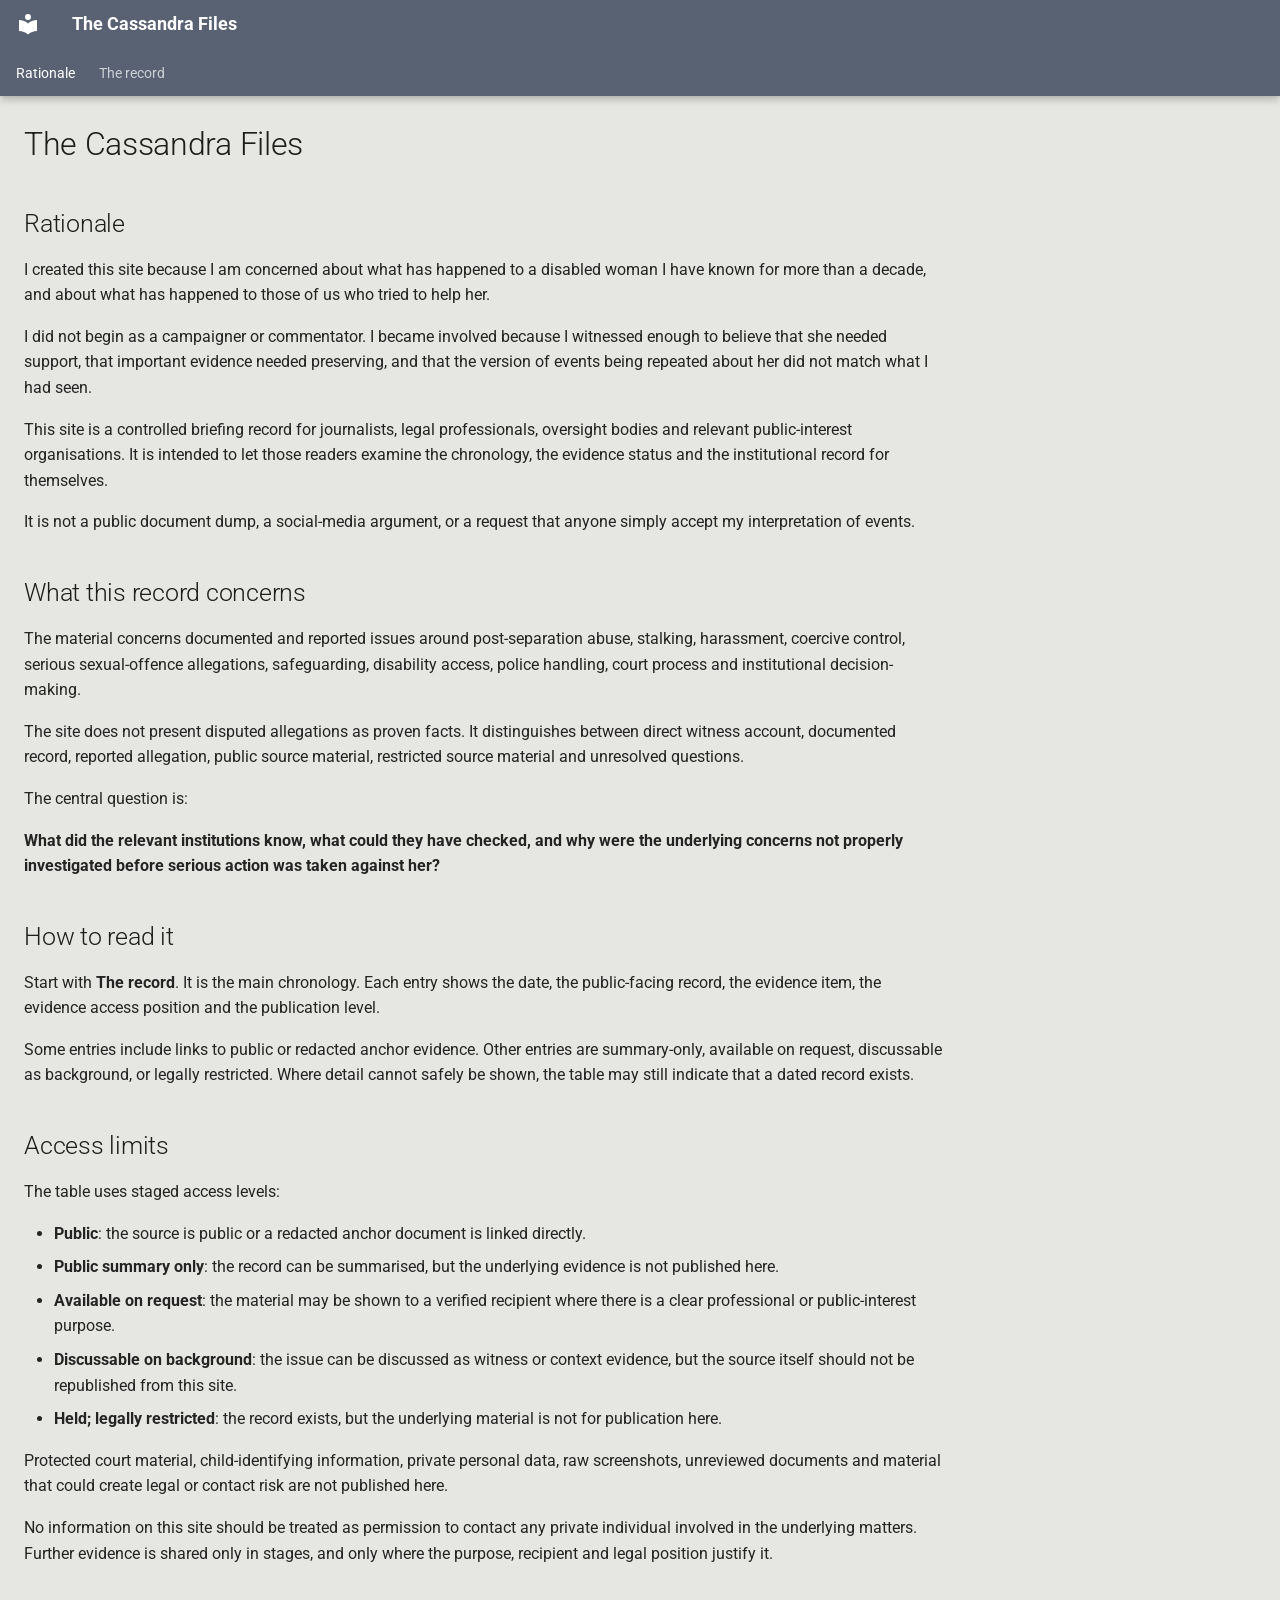
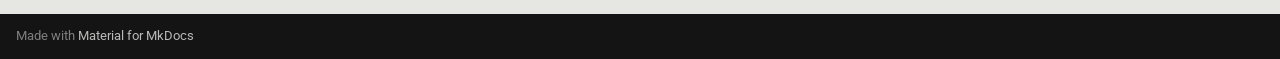
<file: index.html>
<!doctype html>
<html lang="en" class="no-js">
  <head>
    
      <meta charset="utf-8">
      <meta name="viewport" content="width=device-width,initial-scale=1">
      
      
      
      
      
        <link rel="next" href="institutional-timeline.html">
      
      
        
      
      
      <link rel="icon" href="assets/images/favicon.png">
      <meta name="generator" content="mkdocs-1.6.1, mkdocs-material-9.7.6">
    
    
      
        <title>The Cassandra Files</title>
      
    
    
      <link rel="stylesheet" href="assets/stylesheets/main.484c7ddc.min.css">
      
        
        <link rel="stylesheet" href="assets/stylesheets/palette.ab4e12ef.min.css">
      
      


    
    
      
    
    
      
        
        
        <link rel="preconnect" href="https://fonts.gstatic.com" crossorigin>
        <link rel="stylesheet" href="https://fonts.googleapis.com/css?family=Roboto:300,300i,400,400i,700,700i%7CRoboto+Mono:400,400i,700,700i&display=fallback">
        <style>:root{--md-text-font:"Roboto";--md-code-font:"Roboto Mono"}</style>
      
    
    
      <link rel="stylesheet" href="stylesheets/extra.css">
    
    <script>__md_scope=new URL(".",location),__md_hash=e=>[...e].reduce(((e,_)=>(e<<5)-e+_.charCodeAt(0)),0),__md_get=(e,_=localStorage,t=__md_scope)=>JSON.parse(_.getItem(t.pathname+"."+e)),__md_set=(e,_,t=localStorage,a=__md_scope)=>{try{t.setItem(a.pathname+"."+e,JSON.stringify(_))}catch(e){}}</script>
    
      

    
    
  </head>
  
  
    
    
    
    
    
    <body dir="ltr" data-md-color-scheme="default" data-md-color-primary="blue" data-md-color-accent="light-blue">
  
    
    <input class="md-toggle" data-md-toggle="drawer" type="checkbox" id="__drawer" autocomplete="off">
    <input class="md-toggle" data-md-toggle="search" type="checkbox" id="__search" autocomplete="off">
    <label class="md-overlay" for="__drawer"></label>
    <div data-md-component="skip">
      
        
        <a href="#the-cassandra-files" class="md-skip">
          Skip to content
        </a>
      
    </div>
    <div data-md-component="announce">
      
    </div>
    
    
      

  

<header class="md-header md-header--shadow md-header--lifted" data-md-component="header">
  <nav class="md-header__inner md-grid" aria-label="Header">
    <a href="index.html" title="The Cassandra Files" class="md-header__button md-logo" aria-label="The Cassandra Files" data-md-component="logo">
      
  
  <svg xmlns="http://www.w3.org/2000/svg" viewBox="0 0 24 24"><path d="M12 8a3 3 0 0 0 3-3 3 3 0 0 0-3-3 3 3 0 0 0-3 3 3 3 0 0 0 3 3m0 3.54C9.64 9.35 6.5 8 3 8v11c3.5 0 6.64 1.35 9 3.54 2.36-2.19 5.5-3.54 9-3.54V8c-3.5 0-6.64 1.35-9 3.54"/></svg>

    </a>
    <label class="md-header__button md-icon" for="__drawer">
      
      <svg xmlns="http://www.w3.org/2000/svg" viewBox="0 0 24 24"><path d="M3 6h18v2H3zm0 5h18v2H3zm0 5h18v2H3z"/></svg>
    </label>
    <div class="md-header__title" data-md-component="header-title">
      <div class="md-header__ellipsis">
        <div class="md-header__topic">
          <span class="md-ellipsis">
            The Cassandra Files
          </span>
        </div>
        <div class="md-header__topic" data-md-component="header-topic">
          <span class="md-ellipsis">
            
              Rationale
            
          </span>
        </div>
      </div>
    </div>
    
      
    
    
    
    
    
  </nav>
  
    
      
<nav class="md-tabs" aria-label="Tabs" data-md-component="tabs">
  <div class="md-grid">
    <ul class="md-tabs__list">
      
        
  
  
  
    
  
  
    <li class="md-tabs__item md-tabs__item--active">
      <a href="index.html" class="md-tabs__link">
        
  
  
    
  
  Rationale

      </a>
    </li>
  

      
        
  
  
  
  
    <li class="md-tabs__item">
      <a href="institutional-timeline.html" class="md-tabs__link">
        
  
  
    
  
  The record

      </a>
    </li>
  

      
    </ul>
  </div>
</nav>
    
  
</header>
    
    <div class="md-container" data-md-component="container">
      
      
        
      
      <main class="md-main" data-md-component="main">
        <div class="md-main__inner md-grid">
          
            
              
              <div class="md-sidebar md-sidebar--primary" data-md-component="sidebar" data-md-type="navigation" >
                <div class="md-sidebar__scrollwrap">
                  <div class="md-sidebar__inner">
                    


  


<nav class="md-nav md-nav--primary md-nav--lifted" aria-label="Navigation" data-md-level="0">
  <label class="md-nav__title" for="__drawer">
    <a href="index.html" title="The Cassandra Files" class="md-nav__button md-logo" aria-label="The Cassandra Files" data-md-component="logo">
      
  
  <svg xmlns="http://www.w3.org/2000/svg" viewBox="0 0 24 24"><path d="M12 8a3 3 0 0 0 3-3 3 3 0 0 0-3-3 3 3 0 0 0-3 3 3 3 0 0 0 3 3m0 3.54C9.64 9.35 6.5 8 3 8v11c3.5 0 6.64 1.35 9 3.54 2.36-2.19 5.5-3.54 9-3.54V8c-3.5 0-6.64 1.35-9 3.54"/></svg>

    </a>
    The Cassandra Files
  </label>
  
  <ul class="md-nav__list" data-md-scrollfix>
    
      
      
  
  
    
  
  
  
    <li class="md-nav__item md-nav__item--active">
      
      <input class="md-nav__toggle md-toggle" type="checkbox" id="__toc">
      
      
        
      
      
        <label class="md-nav__link md-nav__link--active" for="__toc">
          
  
  
  <span class="md-ellipsis">
    
  
    Rationale
  

    
  </span>
  
  

          <span class="md-nav__icon md-icon"></span>
        </label>
      
      <a href="index.html" class="md-nav__link md-nav__link--active">
        
  
  
  <span class="md-ellipsis">
    
  
    Rationale
  

    
  </span>
  
  

      </a>
      
        

<nav class="md-nav md-nav--secondary" aria-label="Table of contents">
  
  
  
    
  
  
    <label class="md-nav__title" for="__toc">
      <span class="md-nav__icon md-icon"></span>
      Table of contents
    </label>
    <ul class="md-nav__list" data-md-component="toc" data-md-scrollfix>
      
        <li class="md-nav__item">
  <a href="#rationale" class="md-nav__link">
    <span class="md-ellipsis">
      
        Rationale
      
    </span>
  </a>
  
</li>
      
        <li class="md-nav__item">
  <a href="#what-this-record-concerns" class="md-nav__link">
    <span class="md-ellipsis">
      
        What this record concerns
      
    </span>
  </a>
  
</li>
      
        <li class="md-nav__item">
  <a href="#how-to-read-it" class="md-nav__link">
    <span class="md-ellipsis">
      
        How to read it
      
    </span>
  </a>
  
</li>
      
        <li class="md-nav__item">
  <a href="#access-limits" class="md-nav__link">
    <span class="md-ellipsis">
      
        Access limits
      
    </span>
  </a>
  
</li>
      
    </ul>
  
</nav>
      
    </li>
  

    
      
      
  
  
  
  
    <li class="md-nav__item">
      <a href="institutional-timeline.html" class="md-nav__link">
        
  
  
  <span class="md-ellipsis">
    
  
    The record
  

    
  </span>
  
  

      </a>
    </li>
  

    
  </ul>
</nav>
                  </div>
                </div>
              </div>
            
            
              
              <div class="md-sidebar md-sidebar--secondary" data-md-component="sidebar" data-md-type="toc" >
                <div class="md-sidebar__scrollwrap">
                  <div class="md-sidebar__inner">
                    

<nav class="md-nav md-nav--secondary" aria-label="Table of contents">
  
  
  
    
  
  
    <label class="md-nav__title" for="__toc">
      <span class="md-nav__icon md-icon"></span>
      Table of contents
    </label>
    <ul class="md-nav__list" data-md-component="toc" data-md-scrollfix>
      
        <li class="md-nav__item">
  <a href="#rationale" class="md-nav__link">
    <span class="md-ellipsis">
      
        Rationale
      
    </span>
  </a>
  
</li>
      
        <li class="md-nav__item">
  <a href="#what-this-record-concerns" class="md-nav__link">
    <span class="md-ellipsis">
      
        What this record concerns
      
    </span>
  </a>
  
</li>
      
        <li class="md-nav__item">
  <a href="#how-to-read-it" class="md-nav__link">
    <span class="md-ellipsis">
      
        How to read it
      
    </span>
  </a>
  
</li>
      
        <li class="md-nav__item">
  <a href="#access-limits" class="md-nav__link">
    <span class="md-ellipsis">
      
        Access limits
      
    </span>
  </a>
  
</li>
      
    </ul>
  
</nav>
                  </div>
                </div>
              </div>
            
          
          
            <div class="md-content" data-md-component="content">
              
              <article class="md-content__inner md-typeset">
                
                  



<h1 id="the-cassandra-files">The Cassandra Files</h1>
<h2 id="rationale">Rationale</h2>
<p>I created this site because I am concerned about what has happened to a disabled woman I have known for more than a decade, and about what has happened to those of us who tried to help her.</p>
<p>I did not begin as a campaigner or commentator. I became involved because I witnessed enough to believe that she needed support, that important evidence needed preserving, and that the version of events being repeated about her did not match what I had seen.</p>
<p>This site is a controlled briefing record for journalists, legal professionals, oversight bodies and relevant public-interest organisations. It is intended to let those readers examine the chronology, the evidence status and the institutional record for themselves.</p>
<p>It is not a public document dump, a social-media argument, or a request that anyone simply accept my interpretation of events.</p>
<h2 id="what-this-record-concerns">What this record concerns</h2>
<p>The material concerns documented and reported issues around post-separation abuse, stalking, harassment, coercive control, serious sexual-offence allegations, safeguarding, disability access, police handling, court process and institutional decision-making.</p>
<p>The site does not present disputed allegations as proven facts. It distinguishes between direct witness account, documented record, reported allegation, public source material, restricted source material and unresolved questions.</p>
<p>The central question is:</p>
<p><strong>What did the relevant institutions know, what could they have checked, and why were the underlying concerns not properly investigated before serious action was taken against her?</strong></p>
<h2 id="how-to-read-it">How to read it</h2>
<p>Start with <strong>The record</strong>. It is the main chronology. Each entry shows the date, the public-facing record, the evidence item, the evidence access position and the publication level.</p>
<p>Some entries include links to public or redacted anchor evidence. Other entries are summary-only, available on request, discussable as background, or legally restricted. Where detail cannot safely be shown, the table may still indicate that a dated record exists.</p>
<h2 id="access-limits">Access limits</h2>
<p>The table uses staged access levels:</p>
<ul>
<li><strong>Public</strong>: the source is public or a redacted anchor document is linked directly.</li>
<li><strong>Public summary only</strong>: the record can be summarised, but the underlying evidence is not published here.</li>
<li><strong>Available on request</strong>: the material may be shown to a verified recipient where there is a clear professional or public-interest purpose.</li>
<li><strong>Discussable on background</strong>: the issue can be discussed as witness or context evidence, but the source itself should not be republished from this site.</li>
<li><strong>Held; legally restricted</strong>: the record exists, but the underlying material is not for publication here.</li>
</ul>
<p>Protected court material, child-identifying information, private personal data, raw screenshots, unreviewed documents and material that could create legal or contact risk are not published here.</p>
<p>No information on this site should be treated as permission to contact any private individual involved in the underlying matters. Further evidence is shared only in stages, and only where the purpose, recipient and legal position justify it.</p>












                
              </article>
            </div>
          
          
<script>var target=document.getElementById(location.hash.slice(1));target&&target.name&&(target.checked=target.name.startsWith("__tabbed_"))</script>
        </div>
        
          <button type="button" class="md-top md-icon" data-md-component="top" hidden>
  
  <svg xmlns="http://www.w3.org/2000/svg" viewBox="0 0 24 24"><path d="M13 20h-2V8l-5.5 5.5-1.42-1.42L12 4.16l7.92 7.92-1.42 1.42L13 8z"/></svg>
  Back to top
</button>
        
      </main>
      
        <footer class="md-footer">
  
  <div class="md-footer-meta md-typeset">
    <div class="md-footer-meta__inner md-grid">
      <div class="md-copyright">
  
  
    Made with
    <a href="https://squidfunk.github.io/mkdocs-material/" target="_blank" rel="noopener">
      Material for MkDocs
    </a>
  
</div>
      
    </div>
  </div>
</footer>
      
    </div>
    <div class="md-dialog" data-md-component="dialog">
      <div class="md-dialog__inner md-typeset"></div>
    </div>
    
    
    
      
      
      <script id="__config" type="application/json">{"annotate": null, "base": ".", "features": ["navigation.tabs", "navigation.tabs.sticky", "navigation.top"], "search": "assets/javascripts/workers/search.2c215733.min.js", "tags": null, "translations": {"clipboard.copied": "Copied to clipboard", "clipboard.copy": "Copy to clipboard", "search.result.more.one": "1 more on this page", "search.result.more.other": "# more on this page", "search.result.none": "No matching documents", "search.result.one": "1 matching document", "search.result.other": "# matching documents", "search.result.placeholder": "Type to start searching", "search.result.term.missing": "Missing", "select.version": "Select version"}, "version": null}</script>
    
    
      <script src="assets/javascripts/bundle.79ae519e.min.js"></script>
      
    
  </body>
</html>
</file>
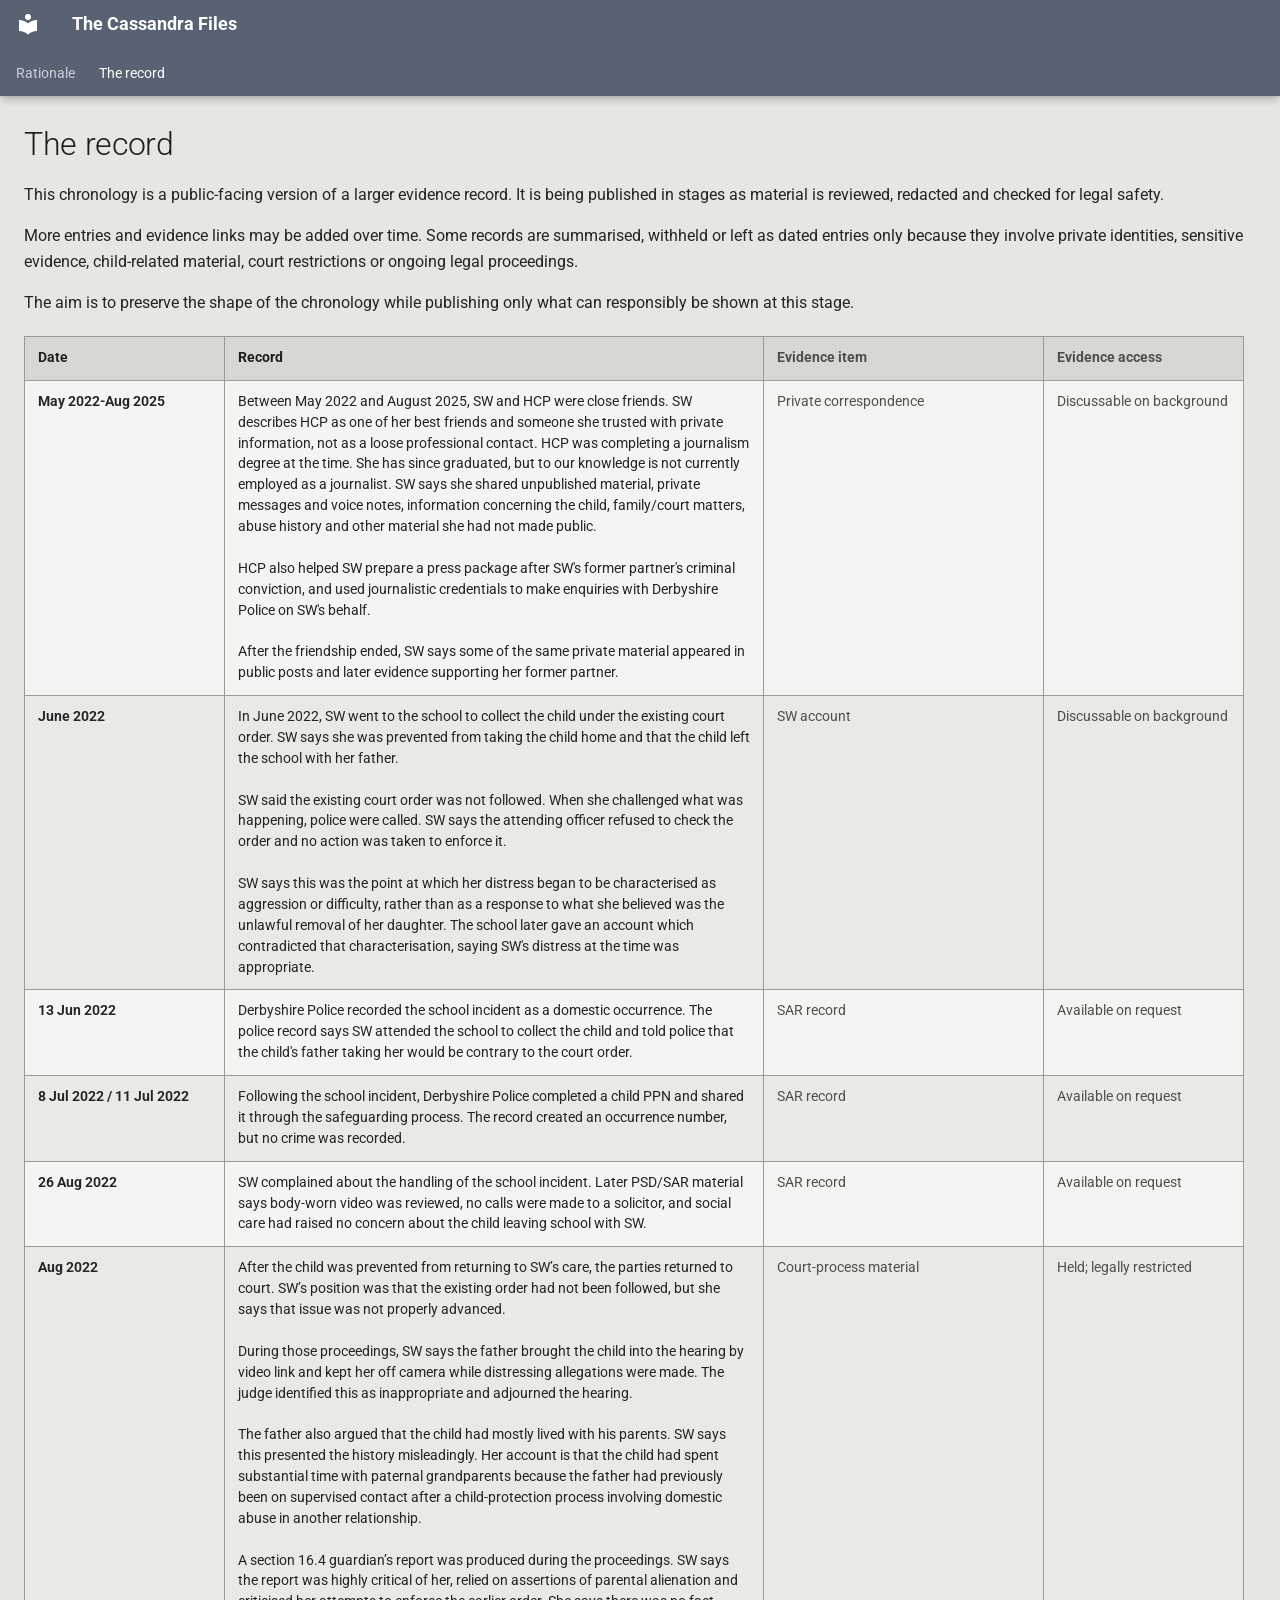
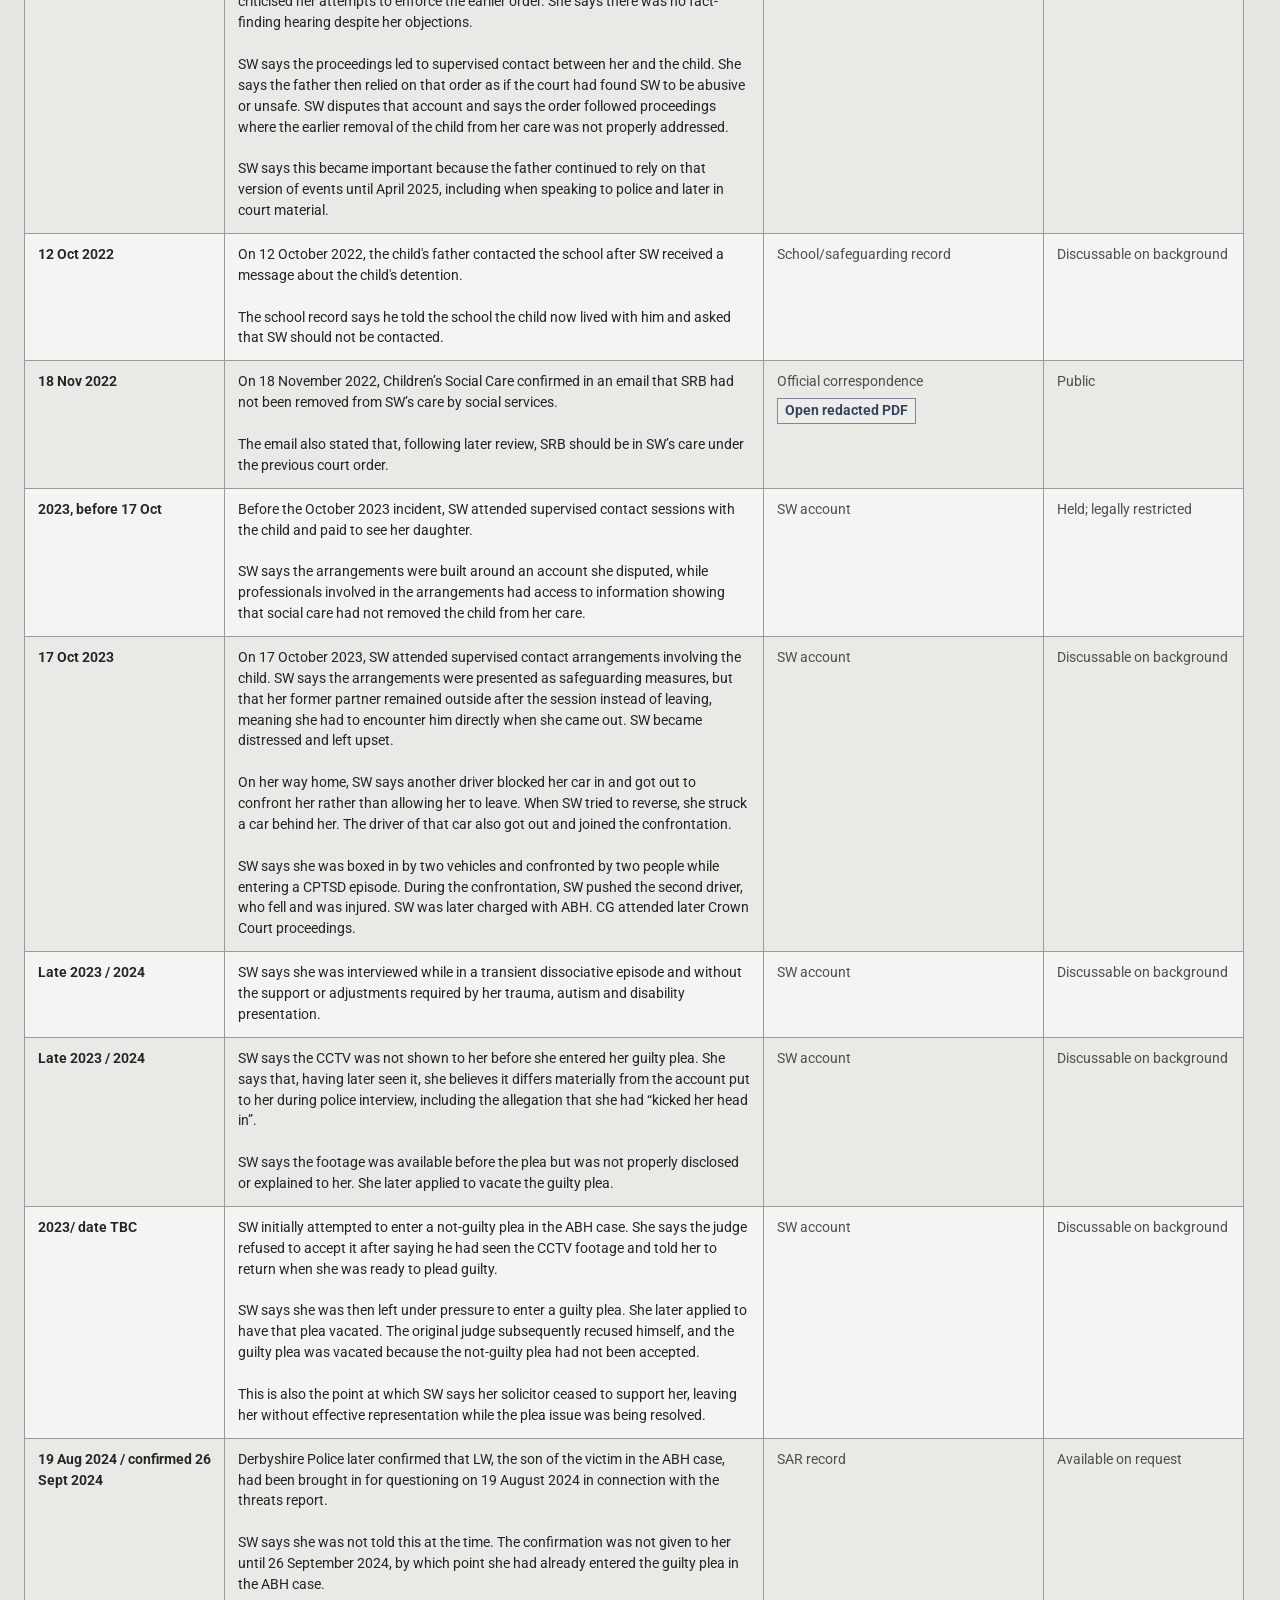
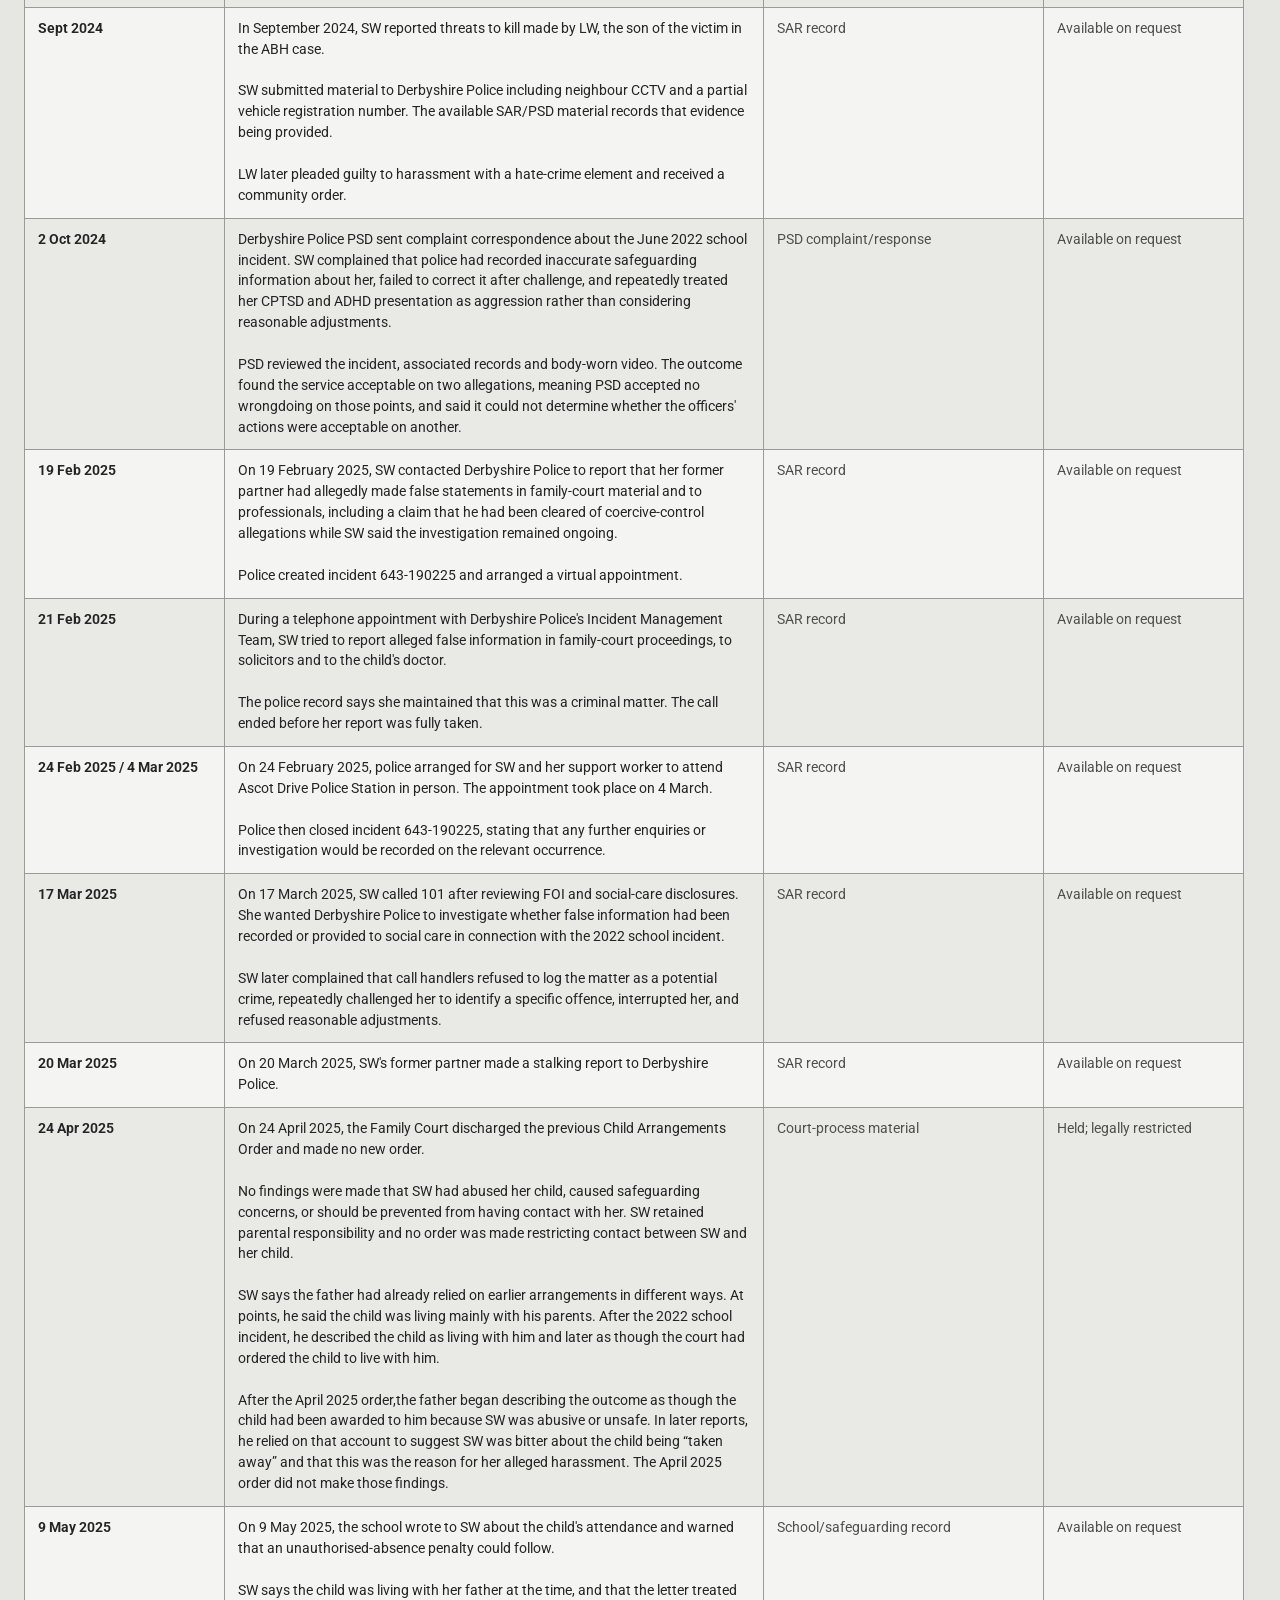
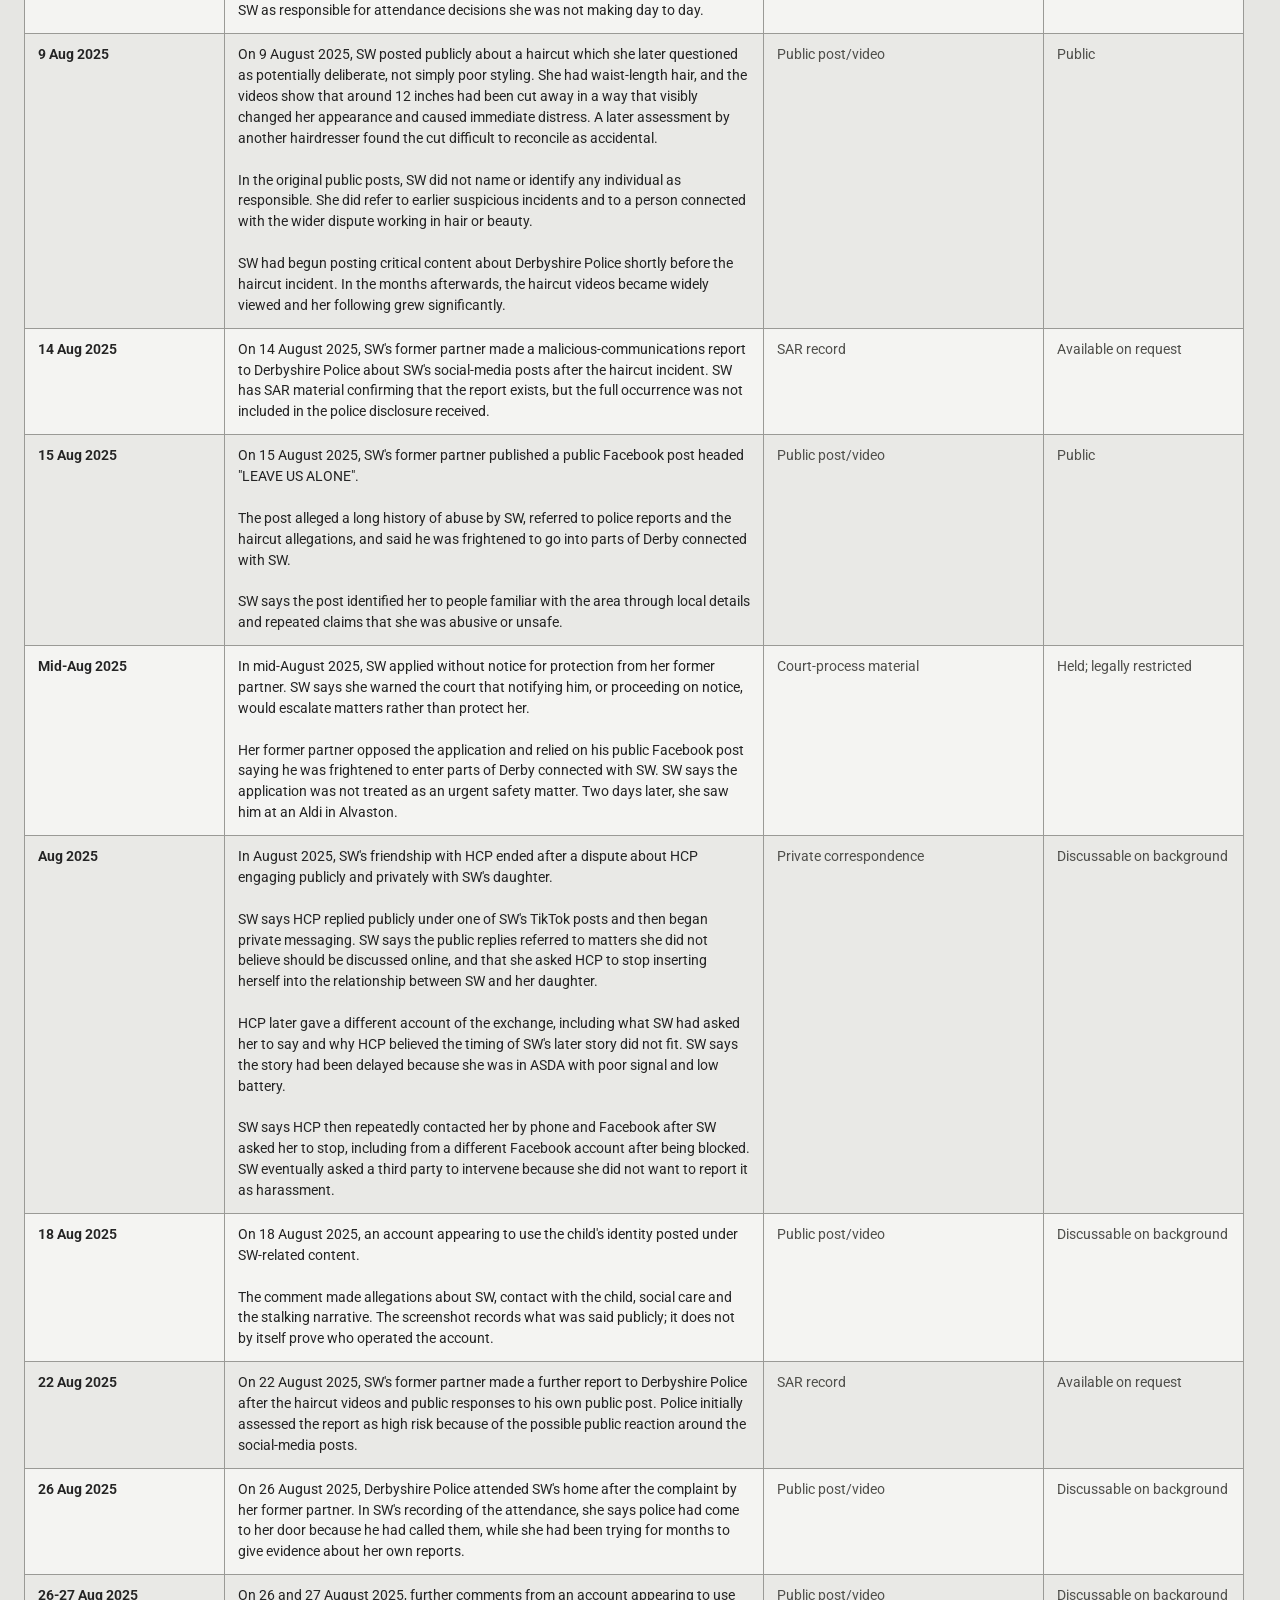
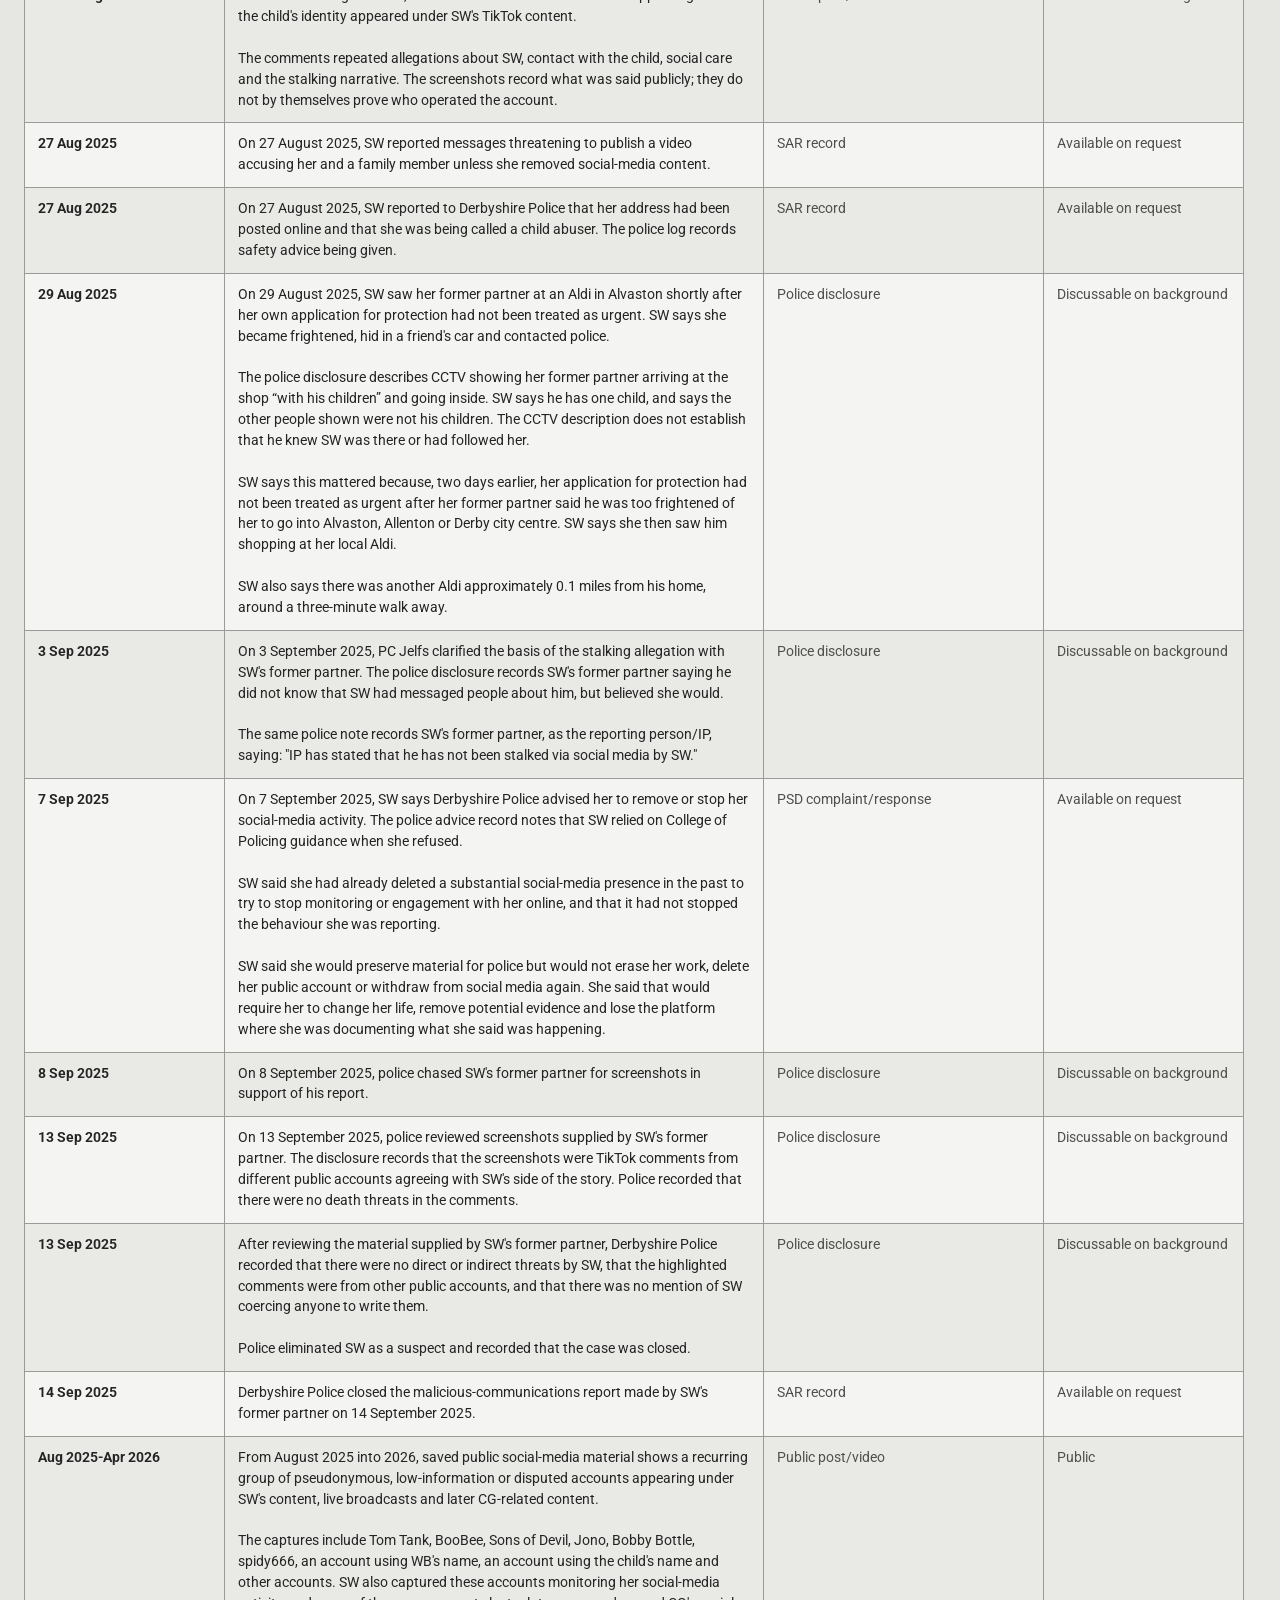
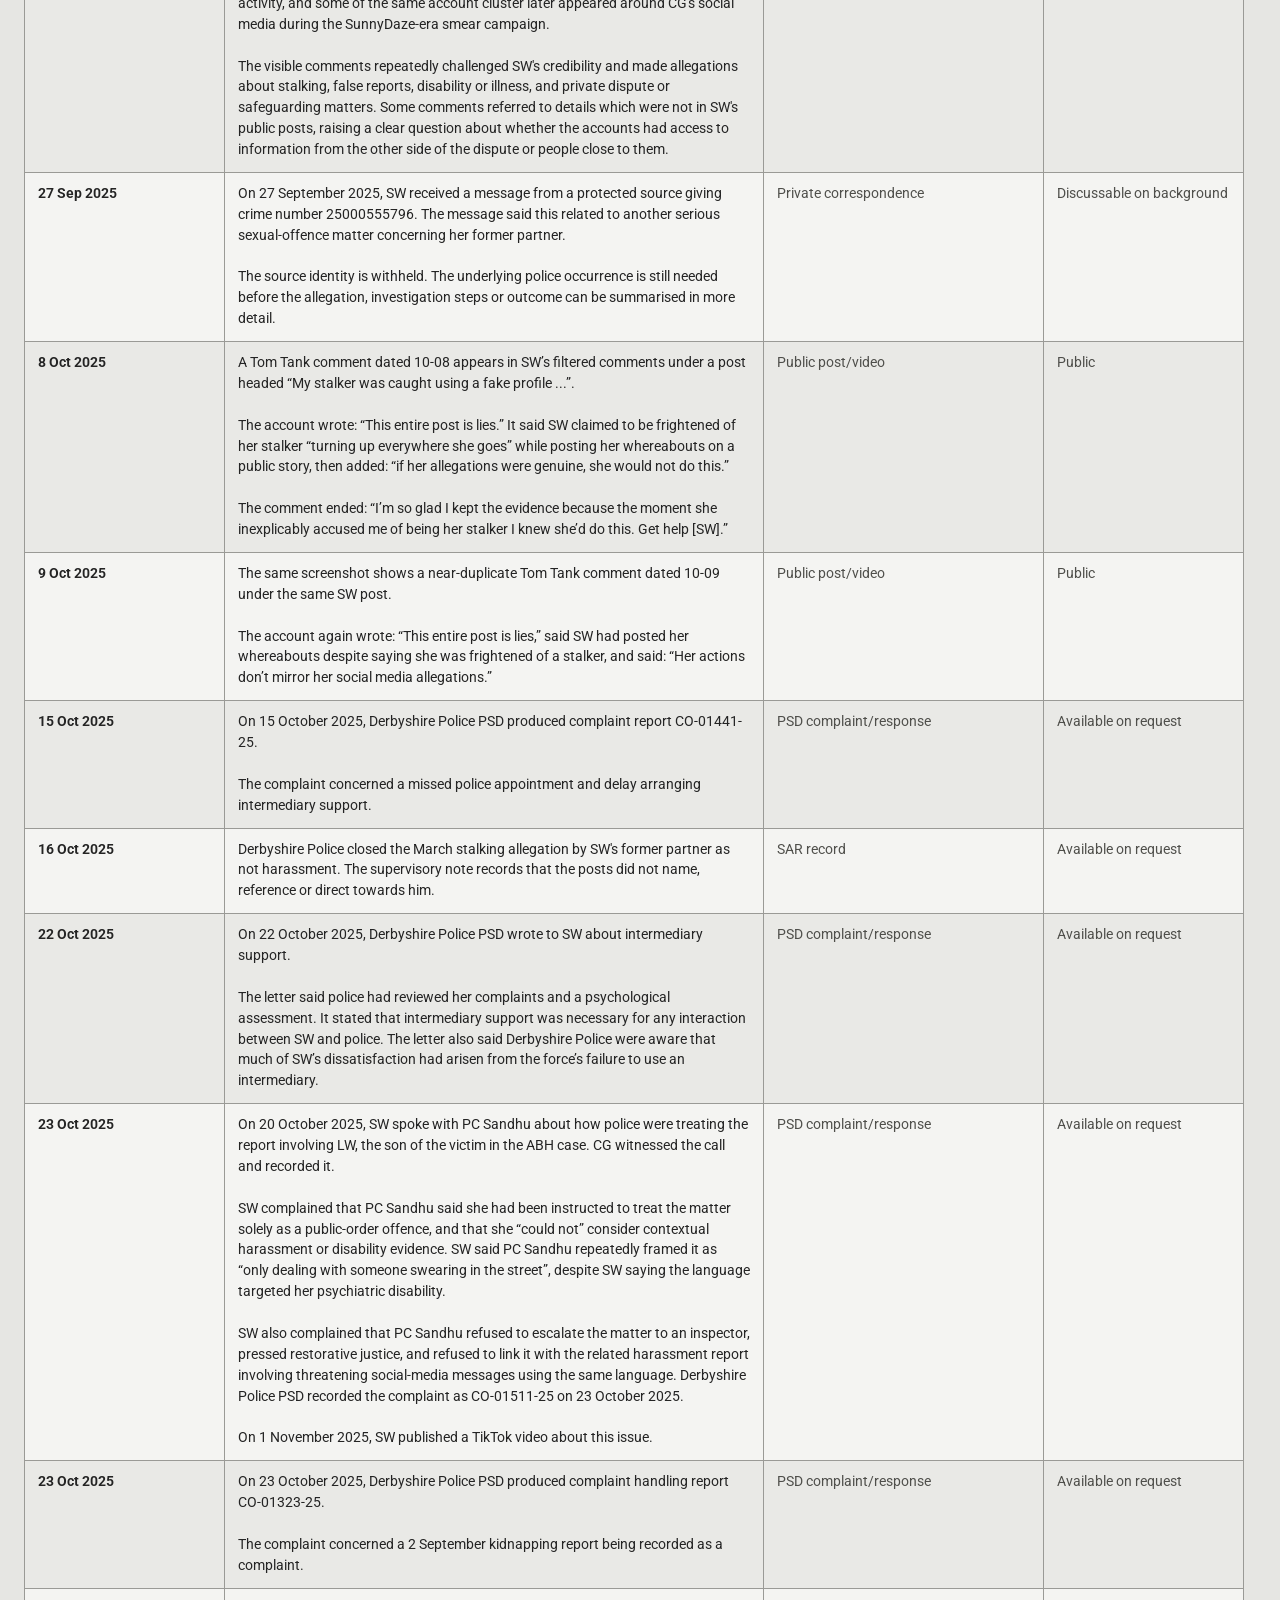
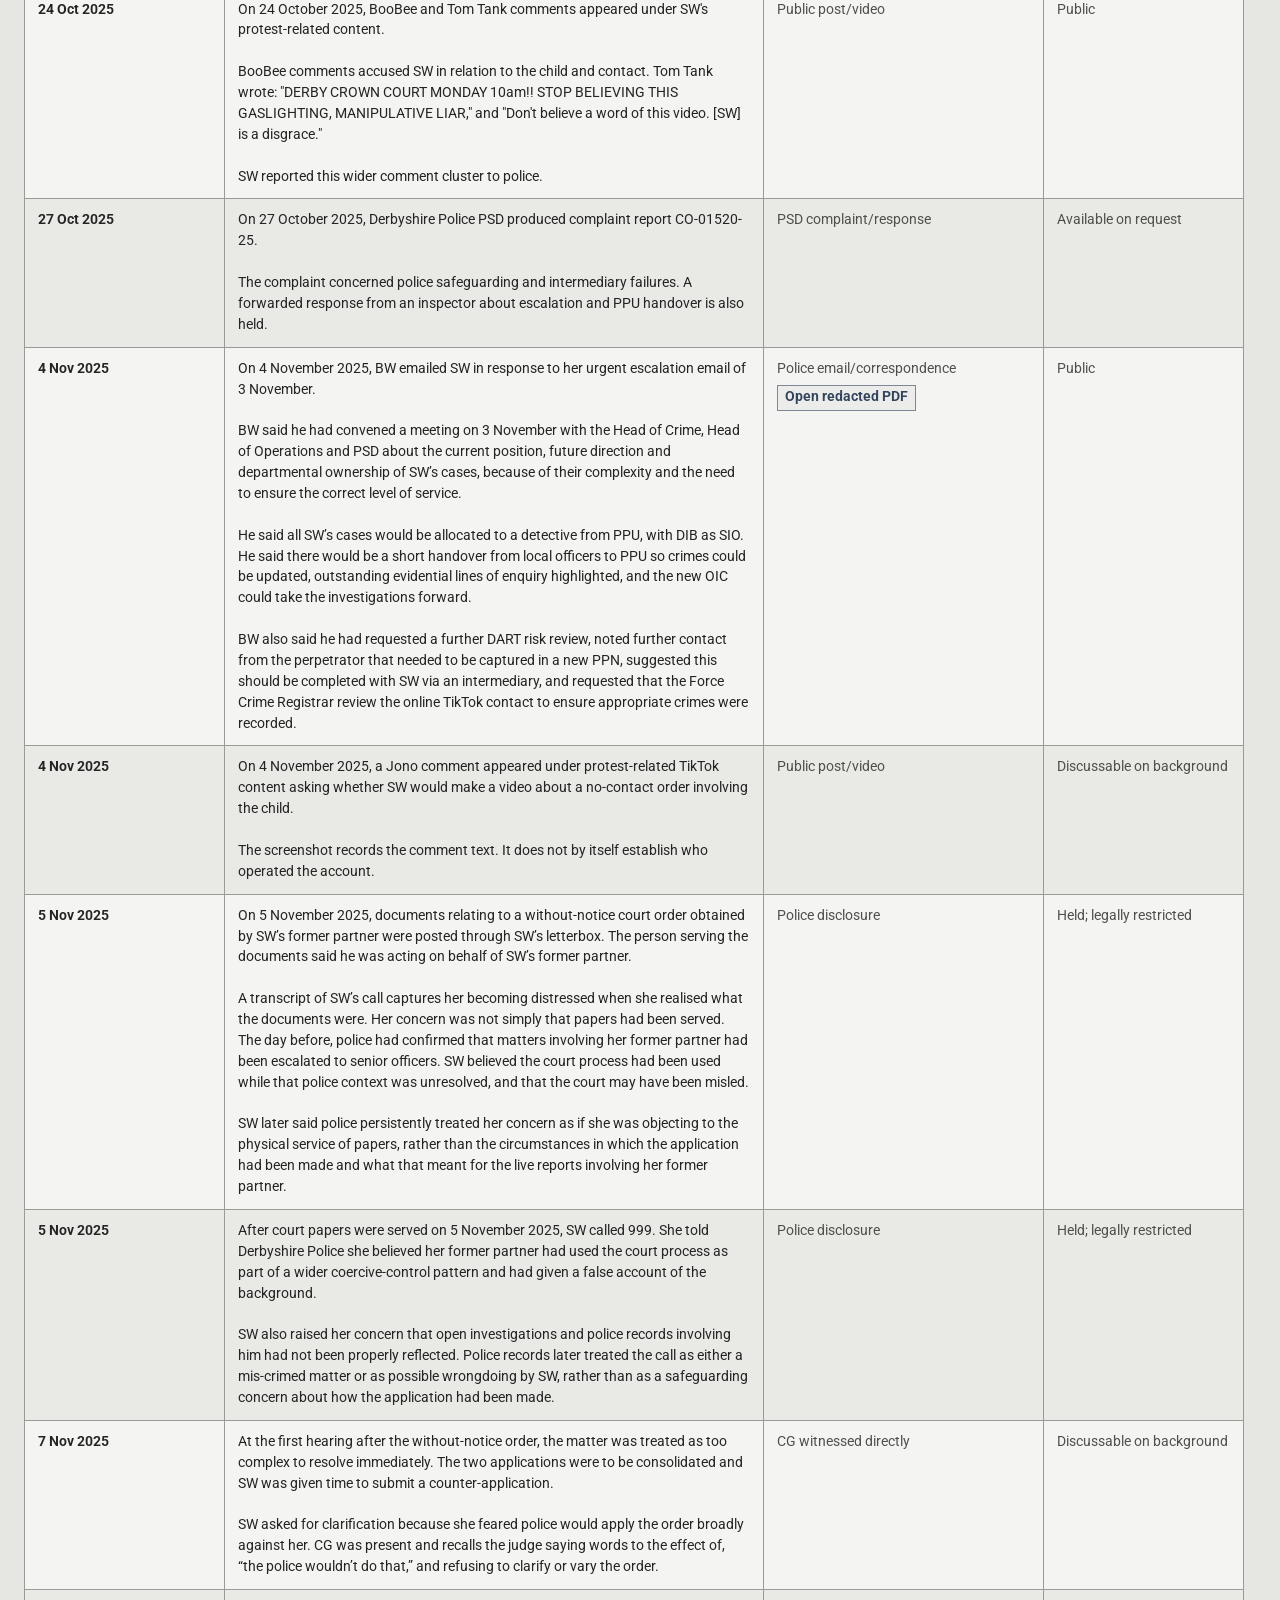
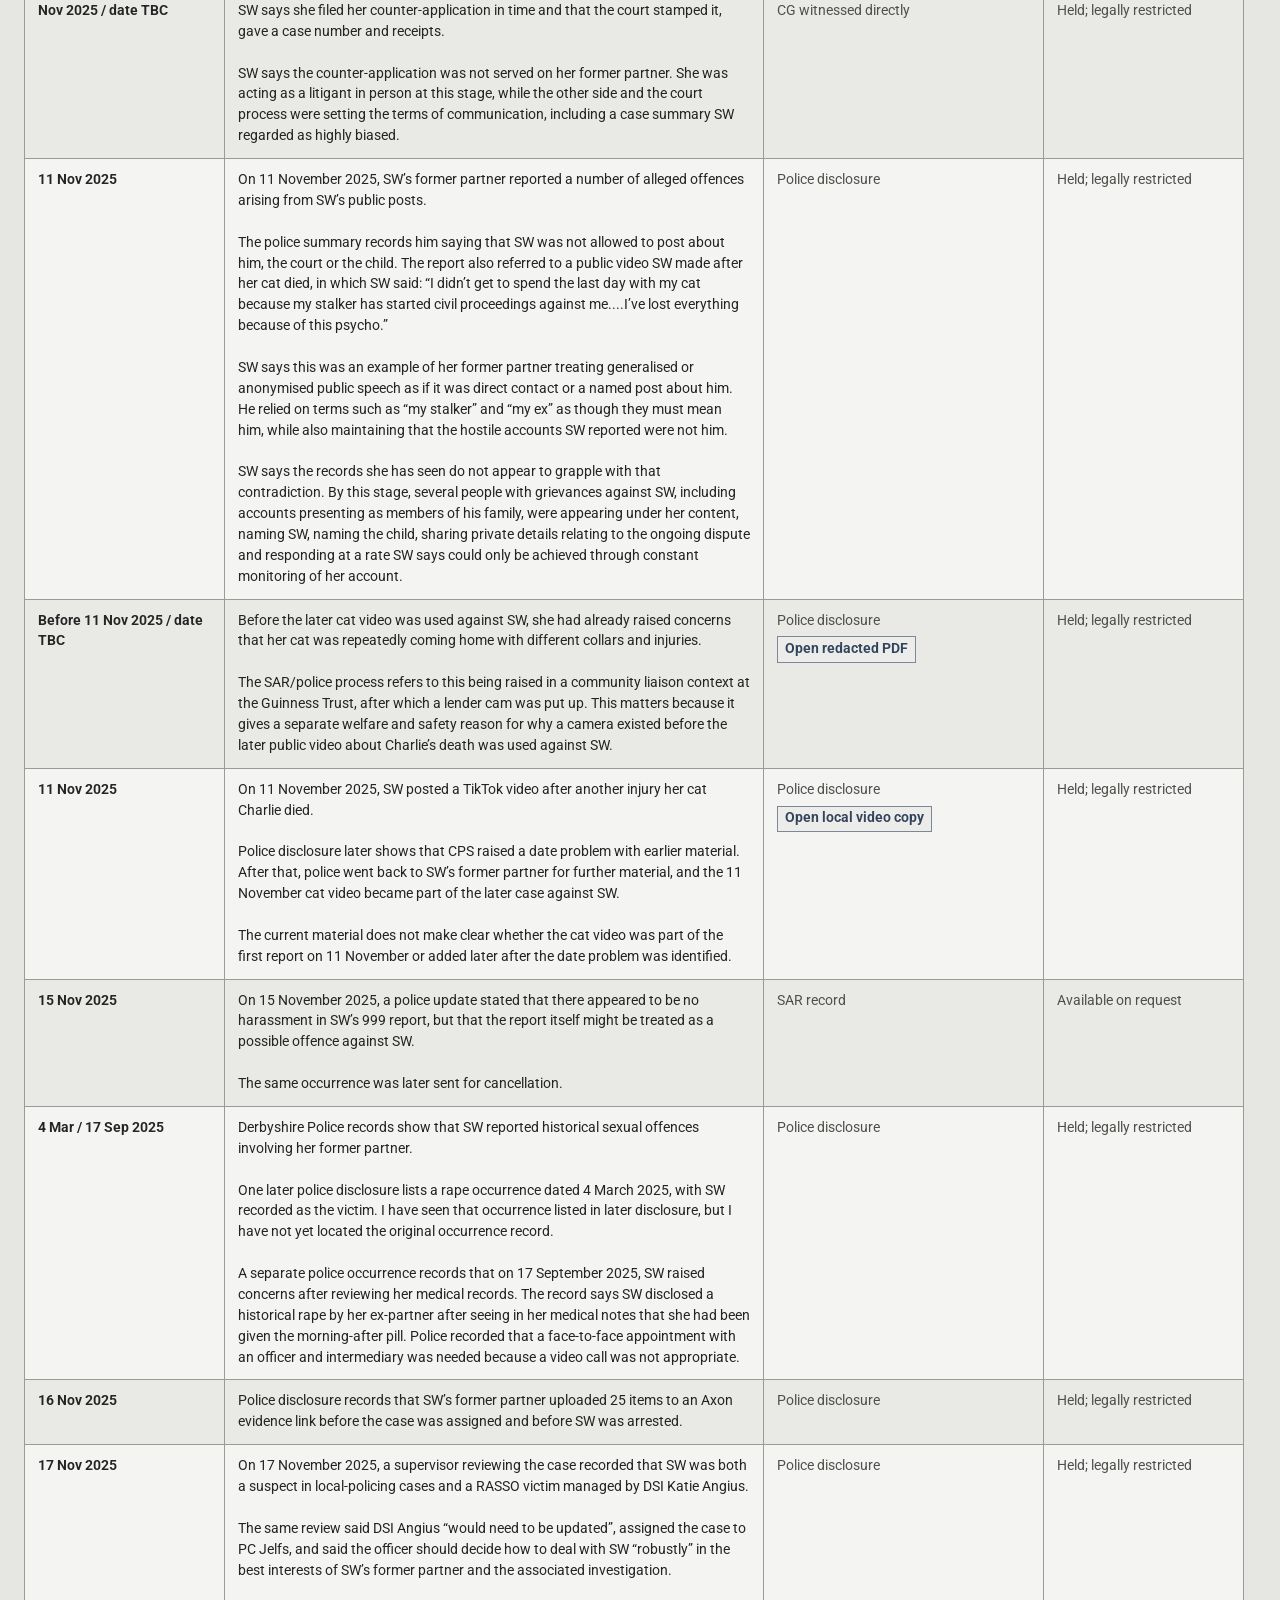
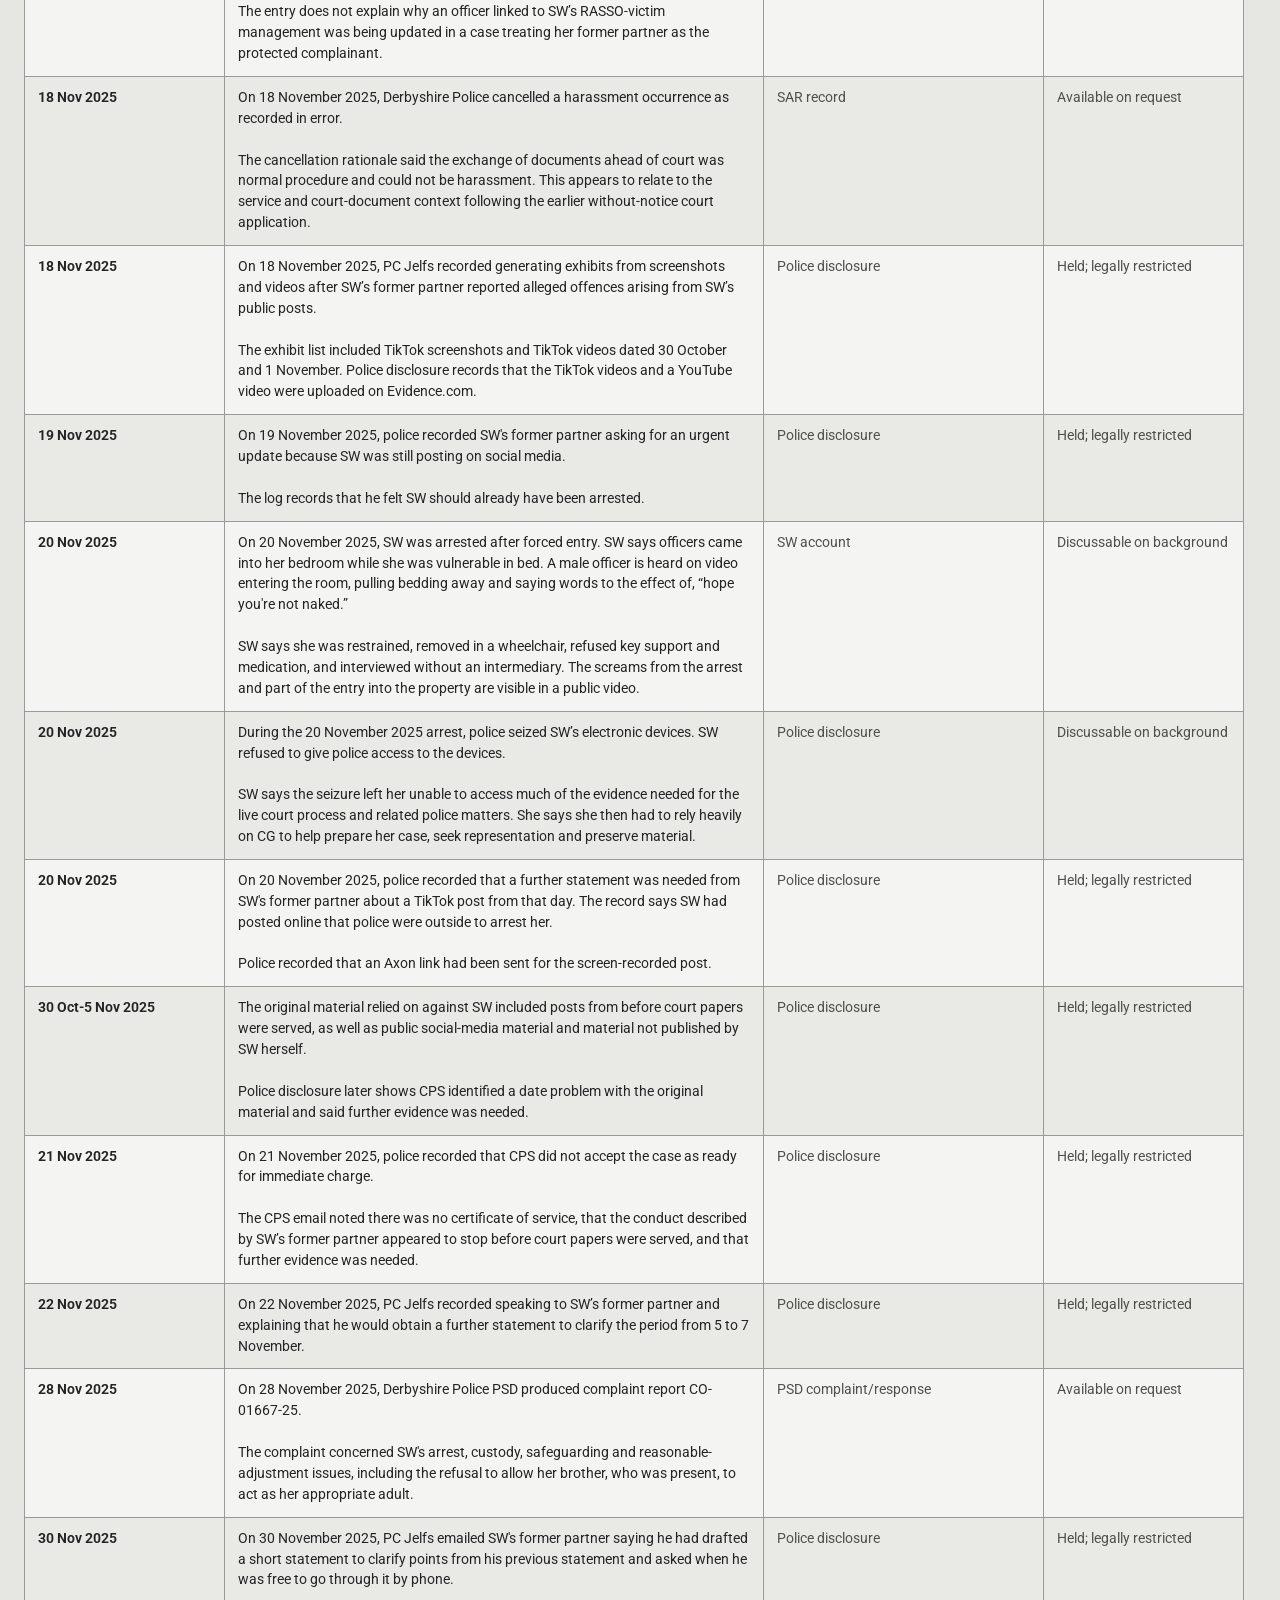
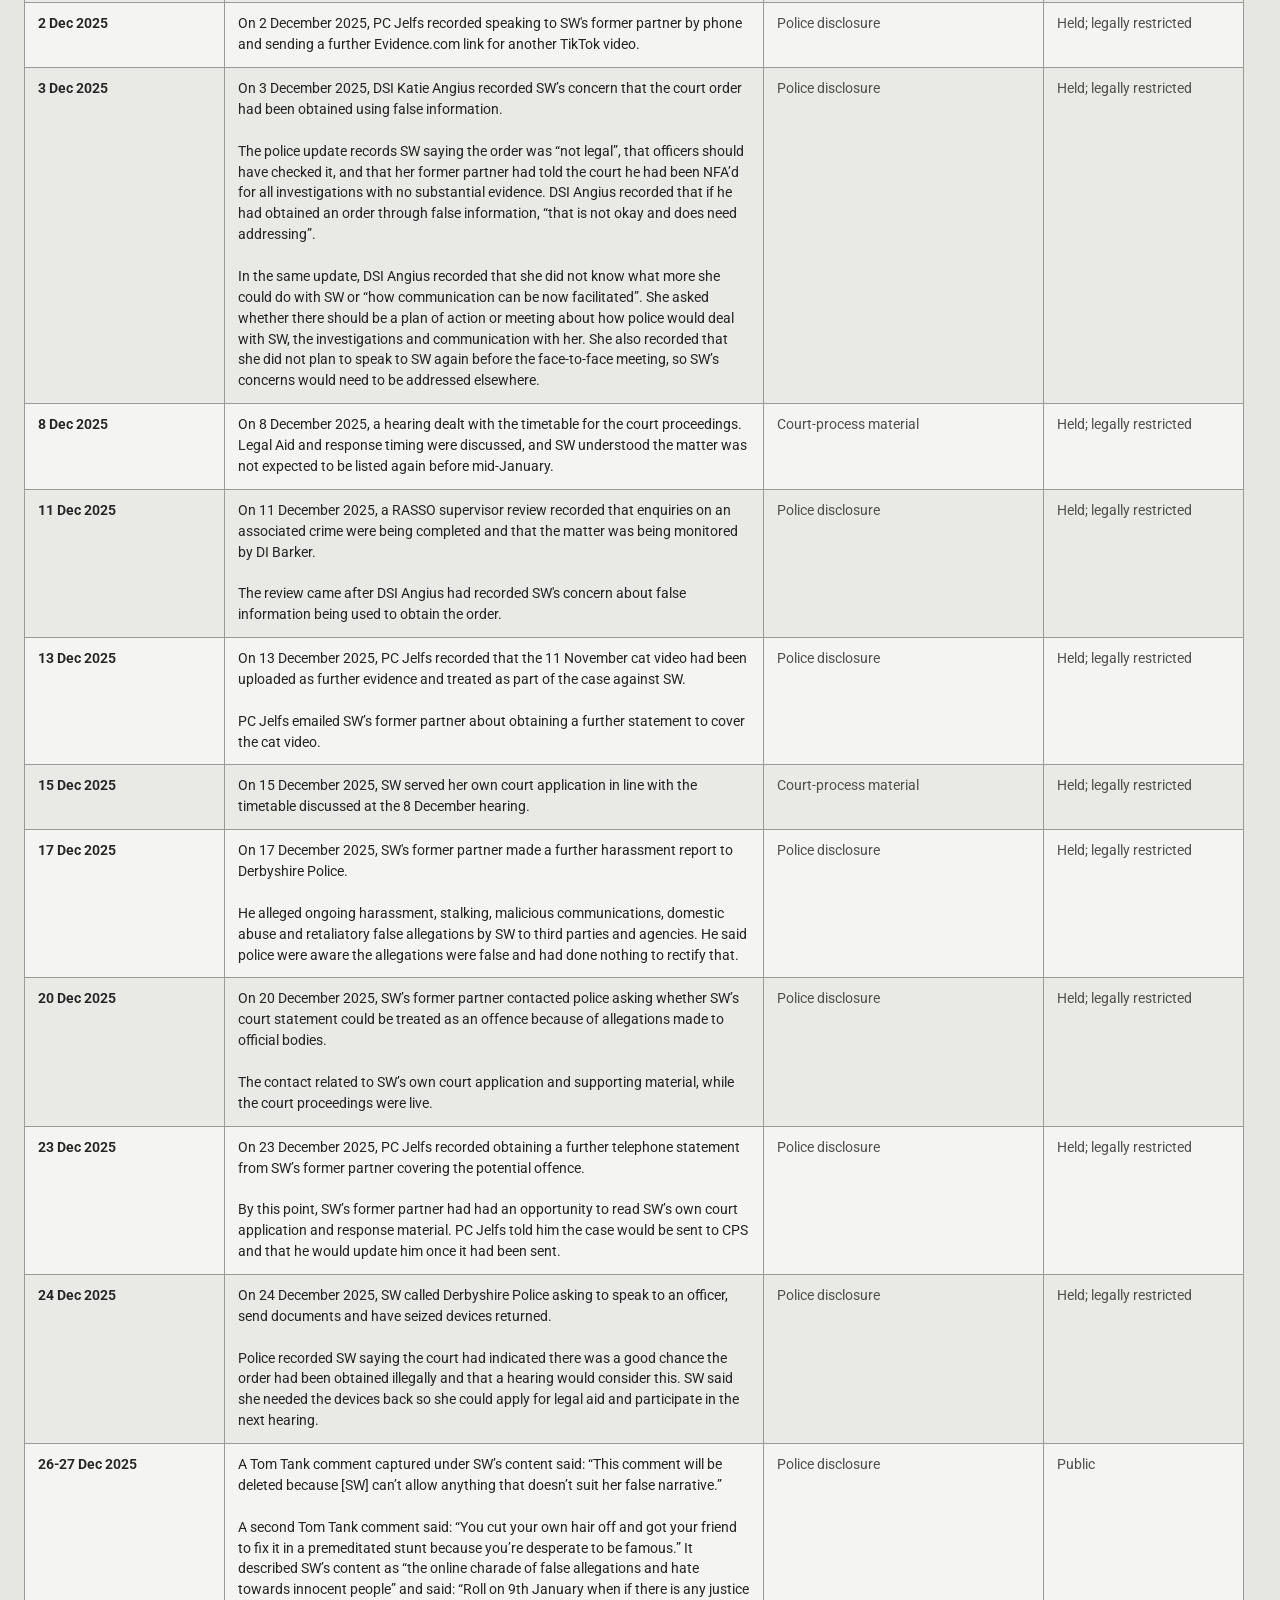
<file: institutional-timeline.html>
<!doctype html>
<html lang="en" class="no-js">
  <head>
    
      <meta charset="utf-8">
      <meta name="viewport" content="width=device-width,initial-scale=1">
      
      
      
      
        <link rel="prev" href="index.html">
      
      
      
        
      
      
      <link rel="icon" href="assets/images/favicon.png">
      <meta name="generator" content="mkdocs-1.6.1, mkdocs-material-9.7.6">
    
    
      
        <title>The record - The Cassandra Files</title>
      
    
    
      <link rel="stylesheet" href="assets/stylesheets/main.484c7ddc.min.css">
      
        
        <link rel="stylesheet" href="assets/stylesheets/palette.ab4e12ef.min.css">
      
      


    
    
      
    
    
      
        
        
        <link rel="preconnect" href="https://fonts.gstatic.com" crossorigin>
        <link rel="stylesheet" href="https://fonts.googleapis.com/css?family=Roboto:300,300i,400,400i,700,700i%7CRoboto+Mono:400,400i,700,700i&display=fallback">
        <style>:root{--md-text-font:"Roboto";--md-code-font:"Roboto Mono"}</style>
      
    
    
      <link rel="stylesheet" href="stylesheets/extra.css">
    
    <script>__md_scope=new URL(".",location),__md_hash=e=>[...e].reduce(((e,_)=>(e<<5)-e+_.charCodeAt(0)),0),__md_get=(e,_=localStorage,t=__md_scope)=>JSON.parse(_.getItem(t.pathname+"."+e)),__md_set=(e,_,t=localStorage,a=__md_scope)=>{try{t.setItem(a.pathname+"."+e,JSON.stringify(_))}catch(e){}}</script>
    
      

    
    
  </head>
  
  
    
    
    
    
    
    <body dir="ltr" data-md-color-scheme="default" data-md-color-primary="blue" data-md-color-accent="light-blue">
  
    
    <input class="md-toggle" data-md-toggle="drawer" type="checkbox" id="__drawer" autocomplete="off">
    <input class="md-toggle" data-md-toggle="search" type="checkbox" id="__search" autocomplete="off">
    <label class="md-overlay" for="__drawer"></label>
    <div data-md-component="skip">
      
        
        <a href="#the-record" class="md-skip">
          Skip to content
        </a>
      
    </div>
    <div data-md-component="announce">
      
    </div>
    
    
      

  

<header class="md-header md-header--shadow md-header--lifted" data-md-component="header">
  <nav class="md-header__inner md-grid" aria-label="Header">
    <a href="index.html" title="The Cassandra Files" class="md-header__button md-logo" aria-label="The Cassandra Files" data-md-component="logo">
      
  
  <svg xmlns="http://www.w3.org/2000/svg" viewBox="0 0 24 24"><path d="M12 8a3 3 0 0 0 3-3 3 3 0 0 0-3-3 3 3 0 0 0-3 3 3 3 0 0 0 3 3m0 3.54C9.64 9.35 6.5 8 3 8v11c3.5 0 6.64 1.35 9 3.54 2.36-2.19 5.5-3.54 9-3.54V8c-3.5 0-6.64 1.35-9 3.54"/></svg>

    </a>
    <label class="md-header__button md-icon" for="__drawer">
      
      <svg xmlns="http://www.w3.org/2000/svg" viewBox="0 0 24 24"><path d="M3 6h18v2H3zm0 5h18v2H3zm0 5h18v2H3z"/></svg>
    </label>
    <div class="md-header__title" data-md-component="header-title">
      <div class="md-header__ellipsis">
        <div class="md-header__topic">
          <span class="md-ellipsis">
            The Cassandra Files
          </span>
        </div>
        <div class="md-header__topic" data-md-component="header-topic">
          <span class="md-ellipsis">
            
              The record
            
          </span>
        </div>
      </div>
    </div>
    
      
    
    
    
    
    
  </nav>
  
    
      
<nav class="md-tabs" aria-label="Tabs" data-md-component="tabs">
  <div class="md-grid">
    <ul class="md-tabs__list">
      
        
  
  
  
  
    <li class="md-tabs__item">
      <a href="index.html" class="md-tabs__link">
        
  
  
    
  
  Rationale

      </a>
    </li>
  

      
        
  
  
  
    
  
  
    <li class="md-tabs__item md-tabs__item--active">
      <a href="institutional-timeline.html" class="md-tabs__link">
        
  
  
    
  
  The record

      </a>
    </li>
  

      
    </ul>
  </div>
</nav>
    
  
</header>
    
    <div class="md-container" data-md-component="container">
      
      
        
      
      <main class="md-main" data-md-component="main">
        <div class="md-main__inner md-grid">
          
            
              
              <div class="md-sidebar md-sidebar--primary" data-md-component="sidebar" data-md-type="navigation" >
                <div class="md-sidebar__scrollwrap">
                  <div class="md-sidebar__inner">
                    


  


<nav class="md-nav md-nav--primary md-nav--lifted" aria-label="Navigation" data-md-level="0">
  <label class="md-nav__title" for="__drawer">
    <a href="index.html" title="The Cassandra Files" class="md-nav__button md-logo" aria-label="The Cassandra Files" data-md-component="logo">
      
  
  <svg xmlns="http://www.w3.org/2000/svg" viewBox="0 0 24 24"><path d="M12 8a3 3 0 0 0 3-3 3 3 0 0 0-3-3 3 3 0 0 0-3 3 3 3 0 0 0 3 3m0 3.54C9.64 9.35 6.5 8 3 8v11c3.5 0 6.64 1.35 9 3.54 2.36-2.19 5.5-3.54 9-3.54V8c-3.5 0-6.64 1.35-9 3.54"/></svg>

    </a>
    The Cassandra Files
  </label>
  
  <ul class="md-nav__list" data-md-scrollfix>
    
      
      
  
  
  
  
    <li class="md-nav__item">
      <a href="index.html" class="md-nav__link">
        
  
  
  <span class="md-ellipsis">
    
  
    Rationale
  

    
  </span>
  
  

      </a>
    </li>
  

    
      
      
  
  
    
  
  
  
    <li class="md-nav__item md-nav__item--active">
      
      <input class="md-nav__toggle md-toggle" type="checkbox" id="__toc">
      
      
        
      
      
      <a href="institutional-timeline.html" class="md-nav__link md-nav__link--active">
        
  
  
  <span class="md-ellipsis">
    
  
    The record
  

    
  </span>
  
  

      </a>
      
    </li>
  

    
  </ul>
</nav>
                  </div>
                </div>
              </div>
            
            
              
              <div class="md-sidebar md-sidebar--secondary" data-md-component="sidebar" data-md-type="toc" >
                <div class="md-sidebar__scrollwrap">
                  <div class="md-sidebar__inner">
                    

<nav class="md-nav md-nav--secondary" aria-label="Table of contents">
  
  
  
    
  
  
</nav>
                  </div>
                </div>
              </div>
            
          
          
            <div class="md-content" data-md-component="content">
              
              <article class="md-content__inner md-typeset">
                
                  



<h1 id="the-record">The record</h1>
<p>This chronology is a public-facing version of a larger evidence record. It is being published in stages as material is reviewed, redacted and checked for legal safety.</p>
<p>More entries and evidence links may be added over time. Some records are summarised, withheld or left as dated entries only because they involve private identities, sensitive evidence, child-related material, court restrictions or ongoing legal proceedings.</p>
<p>The aim is to preserve the shape of the chronology while publishing only what can responsibly be shown at this stage.</p>
<table class="record-table">
  <thead>
    <tr>
      <th>Date</th>
      <th>Record</th>
      <th>Evidence item</th>
      <th>Evidence access</th>
    </tr>
  </thead>
  <tbody>
  <tr>
    <td>May 2022-Aug 2025</td>
    <td>Between May 2022 and August 2025, SW and HCP were close friends. SW describes HCP as one of her best friends and someone she trusted with private information, not as a loose professional contact. HCP was completing a journalism degree at the time. She has since graduated, but to our knowledge is not currently employed as a journalist. SW says she shared unpublished material, private messages and voice notes, information concerning the child, family/court matters, abuse history and other material she had not made public.<br><br>HCP also helped SW prepare a press package after SW's former partner's criminal conviction, and used journalistic credentials to make enquiries with Derbyshire Police on SW's behalf.<br><br>After the friendship ended, SW says some of the same private material appeared in public posts and later evidence supporting her former partner.</td>
    <td>Private correspondence</td>
    <td>Discussable on background</td>
  </tr>
  <tr>
    <td>June 2022</td>
    <td>In June 2022, SW went to the school to collect the child under the existing court order. SW says she was prevented from taking the child home and that the child left the school with her father.<br><br>SW said the existing court order was not followed. When she challenged what was happening, police were called. SW says the attending officer refused to check the order and no action was taken to enforce it.<br><br>SW says this was the point at which her distress began to be characterised as aggression or difficulty, rather than as a response to what she believed was the unlawful removal of her daughter. The school later gave an account which contradicted that characterisation, saying SW's distress at the time was appropriate.</td>
    <td>SW account</td>
    <td>Discussable on background</td>
  </tr>
  <tr>
    <td>13 Jun 2022</td>
    <td>Derbyshire Police recorded the school incident as a domestic occurrence. The police record says SW attended the school to collect the child and told police that the child's father taking her would be contrary to the court order.</td>
    <td>SAR record</td>
    <td>Available on request</td>
  </tr>
  <tr>
    <td>8 Jul 2022 / 11 Jul 2022</td>
    <td>Following the school incident, Derbyshire Police completed a child PPN and shared it through the safeguarding process. The record created an occurrence number, but no crime was recorded.</td>
    <td>SAR record</td>
    <td>Available on request</td>
  </tr>
  <tr>
    <td>26 Aug 2022</td>
    <td>SW complained about the handling of the school incident. Later PSD/SAR material says body-worn video was reviewed, no calls were made to a solicitor, and social care had raised no concern about the child leaving school with SW.</td>
    <td>SAR record</td>
    <td>Available on request</td>
  </tr>
  <tr>
    <td>Aug 2022</td>
    <td>After the child was prevented from returning to SW’s care, the parties returned to court. SW’s position was that the existing order had not been followed, but she says that issue was not properly advanced.<br><br>During those proceedings, SW says the father brought the child into the hearing by video link and kept her off camera while distressing allegations were made. The judge identified this as inappropriate and adjourned the hearing.<br><br>The father also argued that the child had mostly lived with his parents. SW says this presented the history misleadingly. Her account is that the child had spent substantial time with paternal grandparents because the father had previously been on supervised contact after a child-protection process involving domestic abuse in another relationship.<br><br>A section 16.4 guardian’s report was produced during the proceedings. SW says the report was highly critical of her, relied on assertions of parental alienation and criticised her attempts to enforce the earlier order. She says there was no fact-finding hearing despite her objections.<br><br>SW says the proceedings led to supervised contact between her and the child. She says the father then relied on that order as if the court had found SW to be abusive or unsafe. SW disputes that account and says the order followed proceedings where the earlier removal of the child from her care was not properly addressed.<br><br>SW says this became important because the father continued to rely on that version of events until April 2025, including when speaking to police and later in court material.</td>
    <td>Court-process material</td>
    <td>Held; legally restricted</td>
  </tr>
  <tr>
    <td>12 Oct 2022</td>
    <td>On 12 October 2022, the child's father contacted the school after SW received a message about the child's detention.<br><br>The school record says he told the school the child now lived with him and asked that SW should not be contacted.</td>
    <td>School/safeguarding record</td>
    <td>Discussable on background</td>
  </tr>
  <tr>
    <td>18 Nov 2022</td>
    <td>On 18 November 2022, Children’s Social Care confirmed in an email that SRB had not been removed from SW’s care by social services.<br><br>The email also stated that, following later review, SRB should be in SW’s care under the previous court order.</td>
    <td>Official correspondence<br><span class="evidence-links"><a href="../evidence/2022-11-18-social-care-clarification-redacted.pdf" target="_blank" rel="noopener">Open redacted PDF</a></span></td>
    <td>Public</td>
  </tr>
  <tr>
    <td>2023, before 17 Oct</td>
    <td>Before the October 2023 incident, SW attended supervised contact sessions with the child and paid to see her daughter.<br><br>SW says the arrangements were built around an account she disputed, while professionals involved in the arrangements had access to information showing that social care had not removed the child from her care.</td>
    <td>SW account</td>
    <td>Held; legally restricted</td>
  </tr>
  <tr>
    <td>17 Oct 2023</td>
    <td>On 17 October 2023, SW attended supervised contact arrangements involving the child. SW says the arrangements were presented as safeguarding measures, but that her former partner remained outside after the session instead of leaving, meaning she had to encounter him directly when she came out. SW became distressed and left upset.<br><br>On her way home, SW says another driver blocked her car in and got out to confront her rather than allowing her to leave. When SW tried to reverse, she struck a car behind her. The driver of that car also got out and joined the confrontation.<br><br>SW says she was boxed in by two vehicles and confronted by two people while entering a CPTSD episode. During the confrontation, SW pushed the second driver, who fell and was injured. SW was later charged with ABH. CG attended later Crown Court proceedings.</td>
    <td>SW account</td>
    <td>Discussable on background</td>
  </tr>
  <tr>
    <td>Late 2023 / 2024</td>
    <td>SW says she was interviewed while in a transient dissociative episode and without the support or adjustments required by her trauma, autism and disability presentation.</td>
    <td>SW account</td>
    <td>Discussable on background</td>
  </tr>
  <tr>
    <td>Late 2023 / 2024</td>
    <td>SW says the CCTV was not shown to her before she entered her guilty plea. She says that, having later seen it, she believes it differs materially from the account put to her during police interview, including the allegation that she had “kicked her head in”.<br><br>SW says the footage was available before the plea but was not properly disclosed or explained to her. She later applied to vacate the guilty plea.</td>
    <td>SW account</td>
    <td>Discussable on background</td>
  </tr>
  <tr>
    <td>2023/ date TBC</td>
    <td>SW initially attempted to enter a not-guilty plea in the ABH case. She says the judge refused to accept it after saying he had seen the CCTV footage and told her to return when she was ready to plead guilty.<br><br>SW says she was then left under pressure to enter a guilty plea. She later applied to have that plea vacated. The original judge subsequently recused himself, and the guilty plea was vacated because the not-guilty plea had not been accepted.<br><br>This is also the point at which SW says her solicitor ceased to support her, leaving her without effective representation while the plea issue was being resolved.</td>
    <td>SW account</td>
    <td>Discussable on background</td>
  </tr>
  <tr>
    <td>19 Aug 2024 / confirmed 26 Sept 2024</td>
    <td>Derbyshire Police later confirmed that LW, the son of the victim in the ABH case, had been brought in for questioning on 19 August 2024 in connection with the threats report.<br><br>SW says she was not told this at the time. The confirmation was not given to her until 26 September 2024, by which point she had already entered the guilty plea in the ABH case.</td>
    <td>SAR record</td>
    <td>Available on request</td>
  </tr>
  <tr>
    <td>Sept 2024</td>
    <td>In September 2024, SW reported threats to kill made by LW, the son of the victim in the ABH case.<br><br>SW submitted material to Derbyshire Police including neighbour CCTV and a partial vehicle registration number. The available SAR/PSD material records that evidence being provided.<br><br>LW later pleaded guilty to harassment with a hate-crime element and received a community order.</td>
    <td>SAR record</td>
    <td>Available on request</td>
  </tr>
  <tr>
    <td>2 Oct 2024</td>
    <td>Derbyshire Police PSD sent complaint correspondence about the June 2022 school incident. SW complained that police had recorded inaccurate safeguarding information about her, failed to correct it after challenge, and repeatedly treated her CPTSD and ADHD presentation as aggression rather than considering reasonable adjustments.<br><br>PSD reviewed the incident, associated records and body-worn video. The outcome found the service acceptable on two allegations, meaning PSD accepted no wrongdoing on those points, and said it could not determine whether the officers' actions were acceptable on another.</td>
    <td>PSD complaint/response</td>
    <td>Available on request</td>
  </tr>
  <tr>
    <td>19 Feb 2025</td>
    <td>On 19 February 2025, SW contacted Derbyshire Police to report that her former partner had allegedly made false statements in family-court material and to professionals, including a claim that he had been cleared of coercive-control allegations while SW said the investigation remained ongoing.<br><br>Police created incident 643-190225 and arranged a virtual appointment.</td>
    <td>SAR record</td>
    <td>Available on request</td>
  </tr>
  <tr>
    <td>21 Feb 2025</td>
    <td>During a telephone appointment with Derbyshire Police's Incident Management Team, SW tried to report alleged false information in family-court proceedings, to solicitors and to the child's doctor.<br><br>The police record says she maintained that this was a criminal matter. The call ended before her report was fully taken.</td>
    <td>SAR record</td>
    <td>Available on request</td>
  </tr>
  <tr>
    <td>24 Feb 2025 / 4 Mar 2025</td>
    <td>On 24 February 2025, police arranged for SW and her support worker to attend Ascot Drive Police Station in person. The appointment took place on 4 March.<br><br>Police then closed incident 643-190225, stating that any further enquiries or investigation would be recorded on the relevant occurrence.</td>
    <td>SAR record</td>
    <td>Available on request</td>
  </tr>
  <tr>
    <td>17 Mar 2025</td>
    <td>On 17 March 2025, SW called 101 after reviewing FOI and social-care disclosures. She wanted Derbyshire Police to investigate whether false information had been recorded or provided to social care in connection with the 2022 school incident.<br><br>SW later complained that call handlers refused to log the matter as a potential crime, repeatedly challenged her to identify a specific offence, interrupted her, and refused reasonable adjustments.</td>
    <td>SAR record</td>
    <td>Available on request</td>
  </tr>
  <tr>
    <td>20 Mar 2025</td>
    <td>On 20 March 2025, SW's former partner made a stalking report to Derbyshire Police.</td>
    <td>SAR record</td>
    <td>Available on request</td>
  </tr>
  <tr>
    <td>24 Apr 2025</td>
    <td>On 24 April 2025, the Family Court discharged the previous Child Arrangements Order and made no new order.<br><br>No findings were made that SW had abused her child, caused safeguarding concerns, or should be prevented from having contact with her. SW retained parental responsibility and no order was made restricting contact between SW and her child.<br><br>SW says the father had already relied on earlier arrangements in different ways. At points, he said the child was living mainly with his parents. After the 2022 school incident, he described the child as living with him and later as though the court had ordered the child to live with him.<br><br>After the April 2025 order,the father began describing the outcome as though the child had been awarded to him because SW was abusive or unsafe. In later reports, he relied on that account to suggest SW was bitter about the child being “taken away” and that this was the reason for her alleged harassment. The April 2025 order did not make those findings.</td>
    <td>Court-process material</td>
    <td>Held; legally restricted</td>
  </tr>
  <tr>
    <td>9 May 2025</td>
    <td>On 9 May 2025, the school wrote to SW about the child's attendance and warned that an unauthorised-absence penalty could follow.<br><br>SW says the child was living with her father at the time, and that the letter treated SW as responsible for attendance decisions she was not making day to day.</td>
    <td>School/safeguarding record</td>
    <td>Available on request</td>
  </tr>
  <tr>
    <td>9 Aug 2025</td>
    <td>On 9 August 2025, SW posted publicly about a haircut which she later questioned as potentially deliberate, not simply poor styling. She had waist-length hair, and the videos show that around 12 inches had been cut away in a way that visibly changed her appearance and caused immediate distress. A later assessment by another hairdresser found the cut difficult to reconcile as accidental.<br><br>In the original public posts, SW did not name or identify any individual as responsible. She did refer to earlier suspicious incidents and to a person connected with the wider dispute working in hair or beauty.<br><br>SW had begun posting critical content about Derbyshire Police shortly before the haircut incident. In the months afterwards, the haircut videos became widely viewed and her following grew significantly.</td>
    <td>Public post/video</td>
    <td>Public</td>
  </tr>
  <tr>
    <td>14 Aug 2025</td>
    <td>On 14 August 2025, SW's former partner made a malicious-communications report to Derbyshire Police about SW's social-media posts after the haircut incident. SW has SAR material confirming that the report exists, but the full occurrence was not included in the police disclosure received.</td>
    <td>SAR record</td>
    <td>Available on request</td>
  </tr>
  <tr>
    <td>15 Aug 2025</td>
    <td>On 15 August 2025, SW's former partner published a public Facebook post headed "LEAVE US ALONE".<br><br>The post alleged a long history of abuse by SW, referred to police reports and the haircut allegations, and said he was frightened to go into parts of Derby connected with SW.<br><br>SW says the post identified her to people familiar with the area through local details and repeated claims that she was abusive or unsafe.</td>
    <td>Public post/video</td>
    <td>Public</td>
  </tr>
  <tr>
    <td>Mid-Aug 2025</td>
    <td>In mid-August 2025, SW applied without notice for protection from her former partner. SW says she warned the court that notifying him, or proceeding on notice, would escalate matters rather than protect her.<br><br>Her former partner opposed the application and relied on his public Facebook post saying he was frightened to enter parts of Derby connected with SW. SW says the application was not treated as an urgent safety matter. Two days later, she saw him at an Aldi in Alvaston.</td>
    <td>Court-process material</td>
    <td>Held; legally restricted</td>
  </tr>
  <tr>
    <td>Aug 2025</td>
    <td>In August 2025, SW's friendship with HCP ended after a dispute about HCP engaging publicly and privately with SW's daughter.<br><br>SW says HCP replied publicly under one of SW's TikTok posts and then began private messaging. SW says the public replies referred to matters she did not believe should be discussed online, and that she asked HCP to stop inserting herself into the relationship between SW and her daughter.<br><br>HCP later gave a different account of the exchange, including what SW had asked her to say and why HCP believed the timing of SW's later story did not fit. SW says the story had been delayed because she was in ASDA with poor signal and low battery.<br><br>SW says HCP then repeatedly contacted her by phone and Facebook after SW asked her to stop, including from a different Facebook account after being blocked. SW eventually asked a third party to intervene because she did not want to report it as harassment.</td>
    <td>Private correspondence</td>
    <td>Discussable on background</td>
  </tr>
  <tr>
    <td>18 Aug 2025</td>
    <td>On 18 August 2025, an account appearing to use the child's identity posted under SW-related content.<br><br>The comment made allegations about SW, contact with the child, social care and the stalking narrative. The screenshot records what was said publicly; it does not by itself prove who operated the account.</td>
    <td>Public post/video</td>
    <td>Discussable on background</td>
  </tr>
  <tr>
    <td>22 Aug 2025</td>
    <td>On 22 August 2025, SW's former partner made a further report to Derbyshire Police after the haircut videos and public responses to his own public post. Police initially assessed the report as high risk because of the possible public reaction around the social-media posts.</td>
    <td>SAR record</td>
    <td>Available on request</td>
  </tr>
  <tr>
    <td>26 Aug 2025</td>
    <td>On 26 August 2025, Derbyshire Police attended SW's home after the complaint by her former partner. In SW's recording of the attendance, she says police had come to her door because he had called them, while she had been trying for months to give evidence about her own reports.</td>
    <td>Public post/video</td>
    <td>Discussable on background</td>
  </tr>
  <tr>
    <td>26-27 Aug 2025</td>
    <td>On 26 and 27 August 2025, further comments from an account appearing to use the child's identity appeared under SW's TikTok content.<br><br>The comments repeated allegations about SW, contact with the child, social care and the stalking narrative. The screenshots record what was said publicly; they do not by themselves prove who operated the account.</td>
    <td>Public post/video</td>
    <td>Discussable on background</td>
  </tr>
  <tr>
    <td>27 Aug 2025</td>
    <td>On 27 August 2025, SW reported messages threatening to publish a video accusing her and a family member unless she removed social-media content.</td>
    <td>SAR record</td>
    <td>Available on request</td>
  </tr>
  <tr>
    <td>27 Aug 2025</td>
    <td>On 27 August 2025, SW reported to Derbyshire Police that her address had been posted online and that she was being called a child abuser. The police log records safety advice being given.</td>
    <td>SAR record</td>
    <td>Available on request</td>
  </tr>
  <tr>
    <td>29 Aug 2025</td>
    <td>On 29 August 2025, SW saw her former partner at an Aldi in Alvaston shortly after her own application for protection had not been treated as urgent. SW says she became frightened, hid in a friend's car and contacted police.<br><br>The police disclosure describes CCTV showing her former partner arriving at the shop “with his children” and going inside. SW says he has one child, and says the other people shown were not his children. The CCTV description does not establish that he knew SW was there or had followed her.<br><br>SW says this mattered because, two days earlier, her application for protection had not been treated as urgent after her former partner said he was too frightened of her to go into Alvaston, Allenton or Derby city centre. SW says she then saw him shopping at her local Aldi.<br><br>SW also says there was another Aldi approximately 0.1 miles from his home, around a three-minute walk away.</td>
    <td>Police disclosure</td>
    <td>Discussable on background</td>
  </tr>
  <tr>
    <td>3 Sep 2025</td>
    <td>On 3 September 2025, PC Jelfs clarified the basis of the stalking allegation with SW's former partner. The police disclosure records SW's former partner saying he did not know that SW had messaged people about him, but believed she would.<br><br>The same police note records SW's former partner, as the reporting person/IP, saying: "IP has stated that he has not been stalked via social media by SW."</td>
    <td>Police disclosure</td>
    <td>Discussable on background</td>
  </tr>
  <tr>
    <td>7 Sep 2025</td>
    <td>On 7 September 2025, SW says Derbyshire Police advised her to remove or stop her social-media activity. The police advice record notes that SW relied on College of Policing guidance when she refused.<br><br>SW said she had already deleted a substantial social-media presence in the past to try to stop monitoring or engagement with her online, and that it had not stopped the behaviour she was reporting.<br><br>SW said she would preserve material for police but would not erase her work, delete her public account or withdraw from social media again. She said that would require her to change her life, remove potential evidence and lose the platform where she was documenting what she said was happening.</td>
    <td>PSD complaint/response</td>
    <td>Available on request</td>
  </tr>
  <tr>
    <td>8 Sep 2025</td>
    <td>On 8 September 2025, police chased SW's former partner for screenshots in support of his report.</td>
    <td>Police disclosure</td>
    <td>Discussable on background</td>
  </tr>
  <tr>
    <td>13 Sep 2025</td>
    <td>On 13 September 2025, police reviewed screenshots supplied by SW's former partner. The disclosure records that the screenshots were TikTok comments from different public accounts agreeing with SW's side of the story. Police recorded that there were no death threats in the comments.</td>
    <td>Police disclosure</td>
    <td>Discussable on background</td>
  </tr>
  <tr>
    <td>13 Sep 2025</td>
    <td>After reviewing the material supplied by SW's former partner, Derbyshire Police recorded that there were no direct or indirect threats by SW, that the highlighted comments were from other public accounts, and that there was no mention of SW coercing anyone to write them.<br><br>Police eliminated SW as a suspect and recorded that the case was closed.</td>
    <td>Police disclosure</td>
    <td>Discussable on background</td>
  </tr>
  <tr>
    <td>14 Sep 2025</td>
    <td>Derbyshire Police closed the malicious-communications report made by SW's former partner on 14 September 2025.</td>
    <td>SAR record</td>
    <td>Available on request</td>
  </tr>
  <tr>
    <td>Aug 2025-Apr 2026</td>
    <td>From August 2025 into 2026, saved public social-media material shows a recurring group of pseudonymous, low-information or disputed accounts appearing under SW's content, live broadcasts and later CG-related content.<br><br>The captures include Tom Tank, BooBee, Sons of Devil, Jono, Bobby Bottle, spidy666, an account using WB's name, an account using the child's name and other accounts. SW also captured these accounts monitoring her social-media activity, and some of the same account cluster later appeared around CG's social media during the SunnyDaze-era smear campaign.<br><br>The visible comments repeatedly challenged SW's credibility and made allegations about stalking, false reports, disability or illness, and private dispute or safeguarding matters. Some comments referred to details which were not in SW's public posts, raising a clear question about whether the accounts had access to information from the other side of the dispute or people close to them.</td>
    <td>Public post/video</td>
    <td>Public</td>
  </tr>
  <tr>
    <td>27 Sep 2025</td>
    <td>On 27 September 2025, SW received a message from a protected source giving crime number 25000555796. The message said this related to another serious sexual-offence matter concerning her former partner.<br><br>The source identity is withheld. The underlying police occurrence is still needed before the allegation, investigation steps or outcome can be summarised in more detail.</td>
    <td>Private correspondence</td>
    <td>Discussable on background</td>
  </tr>
  <tr>
    <td>8 Oct 2025</td>
    <td>A Tom Tank comment dated 10-08 appears in SW’s filtered comments under a post headed “My stalker was caught using a fake profile ...”.<br><br>The account wrote: “This entire post is lies.” It said SW claimed to be frightened of her stalker “turning up everywhere she goes” while posting her whereabouts on a public story, then added: “if her allegations were genuine, she would not do this.”<br><br>The comment ended: “I’m so glad I kept the evidence because the moment she inexplicably accused me of being her stalker I knew she’d do this. Get help [SW].”</td>
    <td>Public post/video</td>
    <td>Public</td>
  </tr>
  <tr>
    <td>9 Oct 2025</td>
    <td>The same screenshot shows a near-duplicate Tom Tank comment dated 10-09 under the same SW post.<br><br>The account again wrote: “This entire post is lies,” said SW had posted her whereabouts despite saying she was frightened of a stalker, and said: “Her actions don’t mirror her social media allegations.”</td>
    <td>Public post/video</td>
    <td>Public</td>
  </tr>
  <tr>
    <td>15 Oct 2025</td>
    <td>On 15 October 2025, Derbyshire Police PSD produced complaint report CO-01441-25.<br><br>The complaint concerned a missed police appointment and delay arranging intermediary support.</td>
    <td>PSD complaint/response</td>
    <td>Available on request</td>
  </tr>
  <tr>
    <td>16 Oct 2025</td>
    <td>Derbyshire Police closed the March stalking allegation by SW's former partner as not harassment. The supervisory note records that the posts did not name, reference or direct towards him.</td>
    <td>SAR record</td>
    <td>Available on request</td>
  </tr>
  <tr>
    <td>22 Oct 2025</td>
    <td>On 22 October 2025, Derbyshire Police PSD wrote to SW about intermediary support.<br><br>The letter said police had reviewed her complaints and a psychological assessment. It stated that intermediary support was necessary for any interaction between SW and police. The letter also said Derbyshire Police were aware that much of SW’s dissatisfaction had arisen from the force’s failure to use an intermediary.</td>
    <td>PSD complaint/response</td>
    <td>Available on request</td>
  </tr>
  <tr>
    <td>23 Oct 2025</td>
    <td>On 20 October 2025, SW spoke with PC Sandhu about how police were treating the report involving LW, the son of the victim in the ABH case. CG witnessed the call and recorded it.<br><br>SW complained that PC Sandhu said she had been instructed to treat the matter solely as a public-order offence, and that she “could not” consider contextual harassment or disability evidence. SW said PC Sandhu repeatedly framed it as “only dealing with someone swearing in the street”, despite SW saying the language targeted her psychiatric disability.<br><br>SW also complained that PC Sandhu refused to escalate the matter to an inspector, pressed restorative justice, and refused to link it with the related harassment report involving threatening social-media messages using the same language. Derbyshire Police PSD recorded the complaint as CO-01511-25 on 23 October 2025.<br><br>On 1 November 2025, SW published a TikTok video about this issue.</td>
    <td>PSD complaint/response</td>
    <td>Available on request</td>
  </tr>
  <tr>
    <td>23 Oct 2025</td>
    <td>On 23 October 2025, Derbyshire Police PSD produced complaint handling report CO-01323-25.<br><br>The complaint concerned a 2 September kidnapping report being recorded as a complaint.</td>
    <td>PSD complaint/response</td>
    <td>Available on request</td>
  </tr>
  <tr>
    <td>24 Oct 2025</td>
    <td>On 24 October 2025, BooBee and Tom Tank comments appeared under SW's protest-related content.<br><br>BooBee comments accused SW in relation to the child and contact. Tom Tank wrote: "DERBY CROWN COURT MONDAY 10am!! STOP BELIEVING THIS GASLIGHTING, MANIPULATIVE LIAR," and "Don't believe a word of this video. [SW] is a disgrace."<br><br>SW reported this wider comment cluster to police.</td>
    <td>Public post/video</td>
    <td>Public</td>
  </tr>
  <tr>
    <td>27 Oct 2025</td>
    <td>On 27 October 2025, Derbyshire Police PSD produced complaint report CO-01520-25.<br><br>The complaint concerned police safeguarding and intermediary failures. A forwarded response from an inspector about escalation and PPU handover is also held.</td>
    <td>PSD complaint/response</td>
    <td>Available on request</td>
  </tr>
  <tr>
    <td>4 Nov 2025</td>
    <td>On 4 November 2025, BW emailed SW in response to her urgent escalation email of 3 November.<br><br>BW said he had convened a meeting on 3 November with the Head of Crime, Head of Operations and PSD about the current position, future direction and departmental ownership of SW’s cases, because of their complexity and the need to ensure the correct level of service.<br><br>He said all SW’s cases would be allocated to a detective from PPU, with DIB as SIO. He said there would be a short handover from local officers to PPU so crimes could be updated, outstanding evidential lines of enquiry highlighted, and the new OIC could take the investigations forward.<br><br>BW also said he had requested a further DART risk review, noted further contact from the perpetrator that needed to be captured in a new PPN, suggested this should be completed with SW via an intermediary, and requested that the Force Crime Registrar review the online TikTok contact to ensure appropriate crimes were recorded.</td>
    <td>Police email/correspondence<br><span class="evidence-links"><a href="../evidence/2025-11-04-police-escalation-bw-redacted.pdf" target="_blank" rel="noopener">Open redacted PDF</a></span></td>
    <td>Public</td>
  </tr>
  <tr>
    <td>4 Nov 2025</td>
    <td>On 4 November 2025, a Jono comment appeared under protest-related TikTok content asking whether SW would make a video about a no-contact order involving the child.<br><br>The screenshot records the comment text. It does not by itself establish who operated the account.</td>
    <td>Public post/video</td>
    <td>Discussable on background</td>
  </tr>
  <tr>
    <td>5 Nov 2025</td>
    <td>On 5 November 2025, documents relating to a without-notice court order obtained by SW’s former partner were posted through SW’s letterbox. The person serving the documents said he was acting on behalf of SW’s former partner.<br><br>A transcript of SW’s call captures her becoming distressed when she realised what the documents were. Her concern was not simply that papers had been served. The day before, police had confirmed that matters involving her former partner had been escalated to senior officers. SW believed the court process had been used while that police context was unresolved, and that the court may have been misled.<br><br>SW later said police persistently treated her concern as if she was objecting to the physical service of papers, rather than the circumstances in which the application had been made and what that meant for the live reports involving her former partner.</td>
    <td>Police disclosure</td>
    <td>Held; legally restricted</td>
  </tr>
  <tr>
    <td>5 Nov 2025</td>
    <td>After court papers were served on 5 November 2025, SW called 999. She told Derbyshire Police she believed her former partner had used the court process as part of a wider coercive-control pattern and had given a false account of the background.<br><br>SW also raised her concern that open investigations and police records involving him had not been properly reflected. Police records later treated the call as either a mis-crimed matter or as possible wrongdoing by SW, rather than as a safeguarding concern about how the application had been made.</td>
    <td>Police disclosure</td>
    <td>Held; legally restricted</td>
  </tr>
  <tr>
    <td>7 Nov 2025</td>
    <td>At the first hearing after the without-notice order, the matter was treated as too complex to resolve immediately. The two applications were to be consolidated and SW was given time to submit a counter-application.<br><br>SW asked for clarification because she feared police would apply the order broadly against her. CG was present and recalls the judge saying words to the effect of, “the police wouldn’t do that,” and refusing to clarify or vary the order.</td>
    <td>CG witnessed directly</td>
    <td>Discussable on background</td>
  </tr>
  <tr>
    <td>Nov 2025 / date TBC</td>
    <td>SW says she filed her counter-application in time and that the court stamped it, gave a case number and receipts.<br><br>SW says the counter-application was not served on her former partner. She was acting as a litigant in person at this stage, while the other side and the court process were setting the terms of communication, including a case summary SW regarded as highly biased.</td>
    <td>CG witnessed directly</td>
    <td>Held; legally restricted</td>
  </tr>
  <tr>
    <td>11 Nov 2025</td>
    <td>On 11 November 2025, SW’s former partner reported a number of alleged offences arising from SW’s public posts.<br><br>The police summary records him saying that SW was not allowed to post about him, the court or the child. The report also referred to a public video SW made after her cat died, in which SW said: “I didn’t get to spend the last day with my cat because my stalker has started civil proceedings against me....I’ve lost everything because of this psycho.”<br><br>SW says this was an example of her former partner treating generalised or anonymised public speech as if it was direct contact or a named post about him. He relied on terms such as “my stalker” and “my ex” as though they must mean him, while also maintaining that the hostile accounts SW reported were not him.<br><br>SW says the records she has seen do not appear to grapple with that contradiction. By this stage, several people with grievances against SW, including accounts presenting as members of his family, were appearing under her content, naming SW, naming the child, sharing private details relating to the ongoing dispute and responding at a rate SW says could only be achieved through constant monitoring of her account.</td>
    <td>Police disclosure</td>
    <td>Held; legally restricted</td>
  </tr>
  <tr>
    <td>Before 11 Nov 2025 / date TBC</td>
    <td>Before the later cat video was used against SW, she had already raised concerns that her cat was repeatedly coming home with different collars and injuries.<br><br>The SAR/police process refers to this being raised in a community liaison context at the Guinness Trust, after which a lender cam was put up. This matters because it gives a separate welfare and safety reason for why a camera existed before the later public video about Charlie’s death was used against SW.</td>
    <td>Police disclosure<br><span class="evidence-links"><a href="../evidence/2025-11-08-sally-forder-clarification-redacted.pdf" target="_blank" rel="noopener">Open redacted PDF</a></span></td>
    <td>Held; legally restricted</td>
  </tr>
  <tr>
    <td>11 Nov 2025</td>
    <td>On 11 November 2025, SW posted a TikTok video after another injury her cat Charlie died.<br><br>Police disclosure later shows that CPS raised a date problem with earlier material. After that, police went back to SW’s former partner for further material, and the 11 November cat video became part of the later case against SW.<br><br>The current material does not make clear whether the cat video was part of the first report on 11 November or added later after the date problem was identified.</td>
    <td>Police disclosure<br><span class="evidence-links"><a href="../evidence/2025-11-08-sianne-crying-about-cat-video.mp4" target="_blank" rel="noopener">Open local video copy</a></span></td>
    <td>Held; legally restricted</td>
  </tr>
  <tr>
    <td>15 Nov 2025</td>
    <td>On 15 November 2025, a police update stated that there appeared to be no harassment in SW’s 999 report, but that the report itself might be treated as a possible offence against SW.<br><br>The same occurrence was later sent for cancellation.</td>
    <td>SAR record</td>
    <td>Available on request</td>
  </tr>
  <tr>
    <td>4 Mar / 17 Sep 2025</td>
    <td>Derbyshire Police records show that SW reported historical sexual offences involving her former partner.<br><br>One later police disclosure lists a rape occurrence dated 4 March 2025, with SW recorded as the victim. I have seen that occurrence listed in later disclosure, but I have not yet located the original occurrence record.<br><br>A separate police occurrence records that on 17 September 2025, SW raised concerns after reviewing her medical records. The record says SW disclosed a historical rape by her ex-partner after seeing in her medical notes that she had been given the morning-after pill. Police recorded that a face-to-face appointment with an officer and intermediary was needed because a video call was not appropriate.</td>
    <td>Police disclosure</td>
    <td>Held; legally restricted</td>
  </tr>
  <tr>
    <td>16 Nov 2025</td>
    <td>Police disclosure records that SW’s former partner uploaded 25 items to an Axon evidence link before the case was assigned and before SW was arrested.</td>
    <td>Police disclosure</td>
    <td>Held; legally restricted</td>
  </tr>
  <tr>
    <td>17 Nov 2025</td>
    <td>On 17 November 2025, a supervisor reviewing the case recorded that SW was both a suspect in local-policing cases and a RASSO victim managed by DSI Katie Angius.<br><br>The same review said DSI Angius “would need to be updated”, assigned the case to PC Jelfs, and said the officer should decide how to deal with SW “robustly” in the best interests of SW’s former partner and the associated investigation.<br><br>The entry does not explain why an officer linked to SW’s RASSO-victim management was being updated in a case treating her former partner as the protected complainant.</td>
    <td>Police disclosure</td>
    <td>Held; legally restricted</td>
  </tr>
  <tr>
    <td>18 Nov 2025</td>
    <td>On 18 November 2025, Derbyshire Police cancelled a harassment occurrence as recorded in error.<br><br>The cancellation rationale said the exchange of documents ahead of court was normal procedure and could not be harassment. This appears to relate to the service and court-document context following the earlier without-notice court application.</td>
    <td>SAR record</td>
    <td>Available on request</td>
  </tr>
  <tr>
    <td>18 Nov 2025</td>
    <td>On 18 November 2025, PC Jelfs recorded generating exhibits from screenshots and videos after SW’s former partner reported alleged offences arising from SW’s public posts.<br><br>The exhibit list included TikTok screenshots and TikTok videos dated 30 October and 1 November. Police disclosure records that the TikTok videos and a YouTube video were uploaded on Evidence.com.</td>
    <td>Police disclosure</td>
    <td>Held; legally restricted</td>
  </tr>
  <tr>
    <td>19 Nov 2025</td>
    <td>On 19 November 2025, police recorded SW's former partner asking for an urgent update because SW was still posting on social media.<br><br>The log records that he felt SW should already have been arrested.</td>
    <td>Police disclosure</td>
    <td>Held; legally restricted</td>
  </tr>
  <tr>
    <td>20 Nov 2025</td>
    <td>On 20 November 2025, SW was arrested after forced entry. SW says officers came into her bedroom while she was vulnerable in bed. A male officer is heard on video entering the room, pulling bedding away and saying words to the effect of, “hope you're not naked.”<br><br>SW says she was restrained, removed in a wheelchair, refused key support and medication, and interviewed without an intermediary. The screams from the arrest and part of the entry into the property are visible in a public video.</td>
    <td>SW account</td>
    <td>Discussable on background</td>
  </tr>
  <tr>
    <td>20 Nov 2025</td>
    <td>During the 20 November 2025 arrest, police seized SW’s electronic devices. SW refused to give police access to the devices.<br><br>SW says the seizure left her unable to access much of the evidence needed for the live court process and related police matters. She says she then had to rely heavily on CG to help prepare her case, seek representation and preserve material.</td>
    <td>Police disclosure</td>
    <td>Discussable on background</td>
  </tr>
  <tr>
    <td>20 Nov 2025</td>
    <td>On 20 November 2025, police recorded that a further statement was needed from SW's former partner about a TikTok post from that day. The record says SW had posted online that police were outside to arrest her.<br><br>Police recorded that an Axon link had been sent for the screen-recorded post.</td>
    <td>Police disclosure</td>
    <td>Held; legally restricted</td>
  </tr>
  <tr>
    <td>30 Oct-5 Nov 2025</td>
    <td>The original material relied on against SW included posts from before court papers were served, as well as public social-media material and material not published by SW herself.<br><br>Police disclosure later shows CPS identified a date problem with the original material and said further evidence was needed.</td>
    <td>Police disclosure</td>
    <td>Held; legally restricted</td>
  </tr>
  <tr>
    <td>21 Nov 2025</td>
    <td>On 21 November 2025, police recorded that CPS did not accept the case as ready for immediate charge.<br><br>The CPS email noted there was no certificate of service, that the conduct described by SW’s former partner appeared to stop before court papers were served, and that further evidence was needed.</td>
    <td>Police disclosure</td>
    <td>Held; legally restricted</td>
  </tr>
  <tr>
    <td>22 Nov 2025</td>
    <td>On 22 November 2025, PC Jelfs recorded speaking to SW’s former partner and explaining that he would obtain a further statement to clarify the period from 5 to 7 November.</td>
    <td>Police disclosure</td>
    <td>Held; legally restricted</td>
  </tr>
  <tr>
    <td>28 Nov 2025</td>
    <td>On 28 November 2025, Derbyshire Police PSD produced complaint report CO-01667-25.<br><br>The complaint concerned SW's arrest, custody, safeguarding and reasonable-adjustment issues, including the refusal to allow her brother, who was present, to act as her appropriate adult.</td>
    <td>PSD complaint/response</td>
    <td>Available on request</td>
  </tr>
  <tr>
    <td>30 Nov 2025</td>
    <td>On 30 November 2025, PC Jelfs emailed SW's former partner saying he had drafted a short statement to clarify points from his previous statement and asked when he was free to go through it by phone.</td>
    <td>Police disclosure</td>
    <td>Held; legally restricted</td>
  </tr>
  <tr>
    <td>2 Dec 2025</td>
    <td>On 2 December 2025, PC Jelfs recorded speaking to SW's former partner by phone and sending a further Evidence.com link for another TikTok video.</td>
    <td>Police disclosure</td>
    <td>Held; legally restricted</td>
  </tr>
  <tr>
    <td>3 Dec 2025</td>
    <td>On 3 December 2025, DSI Katie Angius recorded SW’s concern that the court order had been obtained using false information.<br><br>The police update records SW saying the order was “not legal”, that officers should have checked it, and that her former partner had told the court he had been NFA’d for all investigations with no substantial evidence. DSI Angius recorded that if he had obtained an order through false information, “that is not okay and does need addressing”.<br><br>In the same update, DSI Angius recorded that she did not know what more she could do with SW or “how communication can be now facilitated”. She asked whether there should be a plan of action or meeting about how police would deal with SW, the investigations and communication with her. She also recorded that she did not plan to speak to SW again before the face-to-face meeting, so SW’s concerns would need to be addressed elsewhere.</td>
    <td>Police disclosure</td>
    <td>Held; legally restricted</td>
  </tr>
  <tr>
    <td>8 Dec 2025</td>
    <td>On 8 December 2025, a hearing dealt with the timetable for the court proceedings. Legal Aid and response timing were discussed, and SW understood the matter was not expected to be listed again before mid-January.</td>
    <td>Court-process material</td>
    <td>Held; legally restricted</td>
  </tr>
  <tr>
    <td>11 Dec 2025</td>
    <td>On 11 December 2025, a RASSO supervisor review recorded that enquiries on an associated crime were being completed and that the matter was being monitored by DI Barker.<br><br>The review came after DSI Angius had recorded SW's concern about false information being used to obtain the order.</td>
    <td>Police disclosure</td>
    <td>Held; legally restricted</td>
  </tr>
  <tr>
    <td>13 Dec 2025</td>
    <td>On 13 December 2025, PC Jelfs recorded that the 11 November cat video had been uploaded as further evidence and treated as part of the case against SW.<br><br>PC Jelfs emailed SW’s former partner about obtaining a further statement to cover the cat video.</td>
    <td>Police disclosure</td>
    <td>Held; legally restricted</td>
  </tr>
  <tr>
    <td>15 Dec 2025</td>
    <td>On 15 December 2025, SW served her own court application in line with the timetable discussed at the 8 December hearing.</td>
    <td>Court-process material</td>
    <td>Held; legally restricted</td>
  </tr>
  <tr>
    <td>17 Dec 2025</td>
    <td>On 17 December 2025, SW's former partner made a further harassment report to Derbyshire Police.<br><br>He alleged ongoing harassment, stalking, malicious communications, domestic abuse and retaliatory false allegations by SW to third parties and agencies. He said police were aware the allegations were false and had done nothing to rectify that.</td>
    <td>Police disclosure</td>
    <td>Held; legally restricted</td>
  </tr>
  <tr>
    <td>20 Dec 2025</td>
    <td>On 20 December 2025, SW’s former partner contacted police asking whether SW’s court statement could be treated as an offence because of allegations made to official bodies.<br><br>The contact related to SW’s own court application and supporting material, while the court proceedings were live.</td>
    <td>Police disclosure</td>
    <td>Held; legally restricted</td>
  </tr>
  <tr>
    <td>23 Dec 2025</td>
    <td>On 23 December 2025, PC Jelfs recorded obtaining a further telephone statement from SW’s former partner covering the potential offence.<br><br>By this point, SW’s former partner had had an opportunity to read SW’s own court application and response material. PC Jelfs told him the case would be sent to CPS and that he would update him once it had been sent.</td>
    <td>Police disclosure</td>
    <td>Held; legally restricted</td>
  </tr>
  <tr>
    <td>24 Dec 2025</td>
    <td>On 24 December 2025, SW called Derbyshire Police asking to speak to an officer, send documents and have seized devices returned.<br><br>Police recorded SW saying the court had indicated there was a good chance the order had been obtained illegally and that a hearing would consider this. SW said she needed the devices back so she could apply for legal aid and participate in the next hearing.</td>
    <td>Police disclosure</td>
    <td>Held; legally restricted</td>
  </tr>
  <tr>
    <td>26-27 Dec 2025</td>
    <td>A Tom Tank comment captured under SW’s content said: “This comment will be deleted because [SW] can’t allow anything that doesn’t suit her false narrative.”<br><br>A second Tom Tank comment said: “You cut your own hair off and got your friend to fix it in a premeditated stunt because you’re desperate to be famous.” It described SW’s content as “the online charade of false allegations and hate towards innocent people” and said: “Roll on 9th January when if there is any justice you’ll get jailed.”<br><br>The screenshot shows the underlying SW post dated 27 December 2025 at 13:10 and both Tom Tank comments marked “20h”, so the comment date is treated as 26-27 December rather than a precise timestamp.</td>
    <td>Police disclosure</td>
    <td>Public</td>
  </tr>
  <tr>
    <td>28 Dec 2025</td>
    <td>On 28 December 2025, PC Jelfs recorded completing return-to-owner forms for SW's devices because they were no longer required.<br><br>He also recorded completing the casefile and sending it for review, and updating SW's former partner that the casefile had gone to a supervisor before being sent to CPS.</td>
    <td>Police disclosure</td>
    <td>Held; legally restricted</td>
  </tr>
  <tr>
    <td>5 Jan 2026</td>
    <td>A court hearing appears to have been listed for 5 January 2026. SW says she received no notice and no listing information.</td>
    <td>Court-process material</td>
    <td>Held; legally restricted</td>
  </tr>
  <tr>
    <td>5 Jan 2026</td>
    <td>On 5 January 2026, SW met DI Barker and DSI Angius and explained her account of the order, the police reports, the 2022 school and social-care history, the seizure of her devices, evidence-upload problems and why she said the order had been obtained using misleading information.<br><br>SW recorded the meeting. The officers discussed practical next steps including evidence upload, seized devices, court material, social-care records, school records and reviewing those records against what SW had told them.</td>
    <td>Police meeting recording</td>
    <td>Discussable off the record</td>
  </tr>
  <tr>
    <td>7 Jan 2026 / 20 Jan 2026</td>
    <td>On 7 January 2026 and 20 January 2026, Derbyshire Police PSD sent acknowledgement and update letters for MI-00009-26.<br><br>The folder describes this as a joint complaint with TJB which had not been recorded by PSD.</td>
    <td>IOPC review</td>
    <td>Available on request</td>
  </tr>
  <tr>
    <td>9 Jan 2026</td>
    <td>CG witnessed the Crown Court proceedings. SW was granted permission to vacate the earlier guilty plea, and the judge remarked on SW having entered a guilty plea anyway and on it being unfortunate that it had taken years and significant cost for justice to be done correctly. SW says this was also when she first became aware a family hearing may have been listed and missed without notice.</td>
    <td>CG witnessed directly</td>
    <td>Discussable on background</td>
  </tr>
  <tr>
    <td>11 Jan 2026</td>
    <td>On 11 January 2026, a RASSO supervisor review recorded that the case was being investigated alongside associated occurrences.<br><br>The review said the officer had recently met SW in person, that SW was being kept updated, and that numerous lines of enquiry had been identified.</td>
    <td>Police disclosure</td>
    <td>Discussable on background</td>
  </tr>
  <tr>
    <td>12 Jan 2026</td>
    <td>On 12 January 2026, police recorded SW saying she had filed an application at the Magistrates' Court to get her property back because she said she had been arrested incorrectly.<br><br>SW asked whether the officer in the case had accessed the devices and wanted the answer by text.</td>
    <td>Police disclosure</td>
    <td>Discussable on background</td>
  </tr>
  <tr>
    <td>12 Jan 2026</td>
    <td>On 12 January 2026, police recorded SW saying an intermediary assessment found she would not understand the full conditions of the court order.<br><br>SW wanted to provide the assessment details and requested an evidence link.</td>
    <td>Police disclosure</td>
    <td>Held; legally restricted</td>
  </tr>
  <tr>
    <td>13 Jan 2026</td>
    <td>On 13 January 2026, PC Jelfs emailed SW's former partner that the casefile had been sent to CPS and was pending receipt and review.</td>
    <td>Police disclosure</td>
    <td>Held; legally restricted</td>
  </tr>
  <tr>
    <td>16 Jan 2026</td>
    <td>On 16 January 2026, police records show the intermediary report was linked to the same occurrence.</td>
    <td>Police disclosure</td>
    <td>Held; legally restricted</td>
  </tr>
  <tr>
    <td>19 Jan 2026</td>
    <td>On 19 January 2026, police logged an email from SW asking whether the intermediary assessment had been added to the case file.</td>
    <td>Police disclosure</td>
    <td>Discussable on background</td>
  </tr>
  <tr>
    <td>20 Jan 2026</td>
    <td>On 20 January 2026, Derbyshire Police PSD produced complaint handling report CO-01787-25.<br><br>The complaint concerned a call handler refusing to pass on a message.</td>
    <td>PSD complaint/response</td>
    <td>Available on request</td>
  </tr>
  <tr>
    <td>21 Jan 2026</td>
    <td>On 21 January 2026, PC Jelfs recorded telling SW’s former partner he had viewed footage and would speak to his sergeant.<br><br>In the same update, PC Jelfs said CPS had received and accepted the other file and that a lawyer would review it within the month.</td>
    <td>Police disclosure</td>
    <td>Held; legally restricted</td>
  </tr>
  <tr>
    <td>21 Jan 2026</td>
    <td>On 21 January 2026, SW's former partner objected to CG acting as McKenzie Friend and alleged that CG had sent hundreds of abusive messages.<br><br>CG denies this outright and says she has never sent him any message, comment or direct communication.</td>
    <td>Court-process material</td>
    <td>Discussable on background</td>
  </tr>
  <tr>
    <td>3 Feb 2026</td>
    <td>On 3 February 2026, the 17 December harassment report by SW's former partner was allocated to PC Holly Whitford-Hughes.<br><br>PC Whitford-Hughes recorded an intention to complete safeguarding, obtain a statement and evidence, and locate, arrest and interview SW.</td>
    <td>Police disclosure</td>
    <td>Held; legally restricted</td>
  </tr>
  <tr>
    <td>12 Feb 2026 / 15 Mar 2026</td>
    <td>Later RASSO supervisor reviews in February and March 2026 gave only generic updates on associated occurrences.<br><br>I have not yet seen, in this occurrence, a dated record showing that police obtained and reviewed the court orders, social-care records, school records or order material discussed in the January meeting.</td>
    <td>Police disclosure</td>
    <td>Held; legally restricted</td>
  </tr>
  <tr>
    <td>12 Feb 2026</td>
    <td>On 12 February 2026, PCWH recorded that a scheduled meeting with SW's former partner could not go ahead and that he had been re-contacted about when he was available.</td>
    <td>Police disclosure</td>
    <td>Held; legally restricted</td>
  </tr>
  <tr>
    <td>14 Feb 2026</td>
    <td>On 14 February 2026, PC Jelfs recorded telling SW's former partner that CPS had come back with a charge and had requested a Victim Personal Statement.</td>
    <td>Police disclosure</td>
    <td>Held; legally restricted</td>
  </tr>
  <tr>
    <td>15 Feb 2026</td>
    <td>On 15 February 2026, PCWH attended the home of SW's former partner and spoke with him and his partner for more than an hour about the harassment element of his 17 December report.<br><br>Her later closure note says it became clear there had been no new offences since PC Jelfs had obtained his previous statement.</td>
    <td>Police disclosure</td>
    <td>Held; legally restricted</td>
  </tr>
  <tr>
    <td>18 Feb 2026</td>
    <td>On 18 February 2026, PCWH recorded that there was nothing directed towards SW's former partner on social-media platforms.<br><br>She said he had assumed "THIS MAN" referred to him, but there was nothing to suggest that was the case, and no evidence of a new harassment or stalking offence. A supervising officer agreed there was no fresh evidence and that "THIS MAN" was very vague.</td>
    <td>Police disclosure</td>
    <td>Held; legally restricted</td>
  </tr>
  <tr>
    <td>19 Feb 2026</td>
    <td>On 19 February 2026, Inspector Ben Wildman reviewed the 17 December harassment report after closure.<br><br>He recorded that the report appeared to be based on previous reports already made, and that the final outcome remained an evidential-difficulties closure.</td>
    <td>Police disclosure</td>
    <td>Held; legally restricted</td>
  </tr>
  <tr>
    <td>26 Feb 2026</td>
    <td>On 26 February 2026, CG posted a general TikTok venting frustration about how poorly solicitors can treat disabled people and how easily privileged professional positions can be abused.<br><br>The video mentioned only that a disabled client would attend court using a wheelchair.</td>
    <td>Public post/video</td>
    <td>Public</td>
  </tr>
  <tr>
    <td>27 Feb 2026</td>
    <td>On 27 February 2026, SW attended court using a wheelchair.</td>
    <td>Court-process material</td>
    <td>Held; legally restricted</td>
  </tr>
  <tr>
    <td>Late Feb-5 Mar 2026</td>
    <td>In late February or early March 2026, a Tom Tank comment under CG's TikTok content named SW and attacked her disability and wheelchair use.<br><br>The comment called SW "a fraudulent benefits cheat", asked whether someone could require a wheelchair and still "find the energy to batter somebody", called her "a complete fraud", and said: "Fingers crossed she gets proper justice next month".</td>
    <td>Public post/video</td>
    <td>Public</td>
  </tr>
  <tr>
    <td>2 Mar 2026</td>
    <td>On 2 March 2026, PC Jelfs emailed SW’s former partner about whether a further reported post could be pursued.<br><br>PC Jelfs also said CPS had asked whether he supported a restraining order and what conditions he would benefit from.</td>
    <td>Police disclosure</td>
    <td>Held; legally restricted</td>
  </tr>
  <tr>
    <td>4 Mar 2026</td>
    <td>On 4 March 2026, PC Jelfs invited SW's former partner to provide any restraining-order conditions he wanted by email, while noting that the court would ultimately decide.</td>
    <td>Police disclosure</td>
    <td>Held; legally restricted</td>
  </tr>
  <tr>
    <td>16 Mar 2026</td>
    <td>On 16 March 2026, HCP attended Derby Crown Court while SW was appearing in proceedings connected with a road traffic collision, with CG present in support.<br><br>SW says she believed HCP attended in her capacity as a journalist with an intention to report on her. Reporting restrictions were imposed during the proceedings.</td>
    <td>CG witnessed directly</td>
    <td>Discussable on background</td>
  </tr>
  <tr>
    <td>18 Mar 2026</td>
    <td>The Bobby Bottle account has a saved TikTok photo post titled “Sisi Posts Bollocks Online”.<br><br>The saved capture supports the 18 March 2026 date. I have not yet extracted reliable on-screen wording beyond the title.</td>
    <td>Public post/video</td>
    <td>Public</td>
  </tr>
  <tr>
    <td>19 Mar 2026</td>
    <td>The Bobby Bottle account posted a saved item using SW's wheelchair/disability wording: “It’s been a pretty regular occurrence that I’ve needed to use a wheelchair”.<br><br>The saved screenshot uses SW’s own disability wording as the visible post text.</td>
    <td>Public post/video</td>
    <td>Public</td>
  </tr>
  <tr>
    <td>19 Mar 2026</td>
    <td>On 19 March 2026, SW became aware that private communications concerning a paternity matter were being circulated in a way she says cast her as a malicious actor within her social group.<br><br>SW challenged HCP directly on 29 March 2026. SW says HCP confirmed she had supplied information about the matter, despite it having been shared during their friendship.</td>
    <td>Private correspondence</td>
    <td>Available on request</td>
  </tr>
  <tr>
    <td>21 Mar 2026</td>
    <td>The Bobby Bottle account posted a video saying: “When Sisi is posting content all over the internet about having Chronic Fatigue Syndrome (M.E) all week, then the weekend hits”.<br><br>The saved HTML shows the caption with the hashtag “#benefits” and the sound “When the Going Gets Tough, The Tough Get Going - Billy Ocean”.</td>
    <td>Public post/video<br><span class="evidence-links"><a href="https://www.tiktok.com/@bobby.bottle0/video/7619620843676601622" target="_blank" rel="noopener">Open post</a></span></td>
    <td>Public</td>
  </tr>
  <tr>
    <td>22 Mar 2026</td>
    <td>The Bobby Bottle account posted a video with the caption: “The police broke in and beat the shit out of me”.<br><br>The caption then said: “Still no evidence of any injuries though @Sisi 🤥”.</td>
    <td>Public post/video<br><span class="evidence-links"><a href="https://www.tiktok.com/@bobby.bottle0/video/7619989959138610454" target="_blank" rel="noopener">Open post</a></span></td>
    <td>Public</td>
  </tr>
  <tr>
    <td>22 Mar 2026</td>
    <td>A saved Bobby Bottle screenshot says: “Hi I’m Sisi Dominique. I post bollocks online and then delete any comment that challenge my false narrative. This way, I can continue making up lies about innocent people to gain an online platform at their expense.”<br><br>A visible comment underneath from simmons209 reads: “Tommy tank?”</td>
    <td>Public post/video</td>
    <td>Public</td>
  </tr>
  <tr>
    <td>22 Mar 2026</td>
    <td>The Bobby Bottle account posted a screenshot headed: “Kim Jong Un aka @Sisi has deleted this important comment that provides a balanced discussion regarding her content.”<br><br>The captured comment quoted SW’s description of ME/CFS: “It can be basic tasks like showering, having a conversation, or having to think too much”, then added: “also going on marches, nights out, walks up the Heights of Abraham, constant prepared content creation and false allegations against innocent people.”<br><br>It ended: “Surely nobody can view [SW]’s content and genuinely believe she has the condition she is describing.”</td>
    <td>Public post/video</td>
    <td>Public</td>
  </tr>
  <tr>
    <td>24 Mar 2026</td>
    <td>On 24 March 2026, PC Jelfs updated SW's former partner that further material had been added to the casefile.<br><br>PC Jelfs said the court would decide any conditions, though the former partner's views would be put forward.</td>
    <td>Police disclosure</td>
    <td>Held; legally restricted</td>
  </tr>
  <tr>
    <td>31 Mar 2026</td>
    <td>On 31 March 2026, the solicitor for SW's former partner confirmed continued reliance on a historic recording exhibit because there was no express prohibition on the face of the order.</td>
    <td>Legal/professional correspondence</td>
    <td>Held; legally restricted</td>
  </tr>
  <tr>
    <td>1 Apr 2026 / date TBC</td>
    <td>Around 1 April 2026, SW received a call that the child had gone missing on a school trip.<br><br>SW wanted to respond, but says her probation officer stopped her because direct contact could be used against her. SW reported the matter through solicitors instead because she was concerned that direct school follow-up might also be used against her.</td>
    <td>School/safeguarding record</td>
    <td>Discussable on background</td>
  </tr>
  <tr>
    <td>Before 2 Apr 2026</td>
    <td>Before 2 April 2026, SW says police sent material to CPS before she could add intermediary and autism evidence about her ability to understand the conditions being applied to her and how indirect or open wording was being treated.</td>
    <td>Police disclosure</td>
    <td>Held; legally restricted</td>
  </tr>
  <tr>
    <td>2 Apr 2026</td>
    <td>On 2 April 2026, SW was charged over a TikTok video about the death of her cat Charlie.<br><br>SW’s point is that the named subject in the comments was Charlie, not her former partner.</td>
    <td>Police disclosure</td>
    <td>Held; legally restricted</td>
  </tr>
  <tr>
    <td>17 Apr 2026</td>
    <td>On 17 April 2026, Derbyshire Police issued a no-further-action letter for crime reference 25000507016.<br><br>The folder describes the report as a stalking or online-communications matter from August 2025.</td>
    <td>NFA letter</td>
    <td>Available on request</td>
  </tr>
  <tr>
    <td>17 Apr 2026</td>
    <td>On 17 April 2026, Derbyshire Police issued a no-further-action letter for crime reference 25000626308.<br><br>The letter identifies the matter as a harassment report dated 24 October 2025. DI Hopkins said she reviewed it on 11 December 2025 but could not make an informed decision without further information. He said documentation was provided for discussion at SW's January meeting with DI Barker, and that a follow-up email was sent on 29 January 2026.<br><br>DI Hopkins closed the case saying no further information had been received and that, on the limited information available, she could not conduct a fully informed review. SW disputes that police properly took the evidence she was trying to provide. Later  correspondence records the same concern: that evidence was being sent through the shared email CG maintains to help SW manage all of the legal proceedings, including SunnyDaze material, while Hopkins was said to have refused or discounted evidence on the basis that he could not tell whether the email had come from SW, despite police continuing to use the same email route.</td>
    <td>NFA letter</td>
    <td>Available on request</td>
  </tr>
  <tr>
    <td>17 Apr 2026</td>
    <td>On 17 April 2026, Derbyshire Police issued a no-further-action letter for crime reference 25000597754.<br><br>The letter records police separating the review into emails from October 2025 and March 2026. It also records that it was suggested some TikTok accounts were operated by the stepdaughter of SW's former partner, and that those accounts used repeated or copied content across multiple posts. Police decided no further criminal investigation was justified.</td>
    <td>NFA letter</td>
    <td>Available on request</td>
  </tr>
  <tr>
    <td>18-20 Apr 2026</td>
    <td>Between 18 and 20 April 2026, the SunnyDaze account published content using SW's private voice notes, private communications and information SW says she had entrusted to HCP during their friendship.<br><br>SW says the voice notes were historic and edited to remove surrounding comments, making it appear that she was making death threats or abusive comments about her daughter. SW says the posts used private material to challenge her credibility and the reasons she did not speak publicly about her daughter.</td>
    <td>Public post/video</td>
    <td>Public</td>
  </tr>
  <tr>
    <td>18 Apr 2026</td>
    <td>The SunnyDaze account posted a video titled “So Many Inconsistencies”. The local transcript contains SW speaking about Derbyshire Police, her brother, a malicious report, family impact, legal fees and funeral money. This was part of the first #SurvivingSisi sequence captured in the April SunnyDaze material.</td>
    <td>Public post/video<br><span class="evidence-links"><a href="https://www.tiktok.com/@sunny.daze184/video/7629996235549723926" target="_blank" rel="noopener">Open post</a></span></td>
    <td>Public</td>
  </tr>
  <tr>
    <td>18 Apr 2026</td>
    <td>On 18 April 2026, the SunnyDaze account posted a video titled "BBC Story Comments".<br><br>The captured post refers to the BBC, journalists, other content creators and claims about why the BBC did not publish.</td>
    <td>Public post/video<br><span class="evidence-links"><a href="https://www.tiktok.com/@sunny.daze184/video/7630008731132038422" target="_blank" rel="noopener">Open post</a></span></td>
    <td>Public</td>
  </tr>
  <tr>
    <td>18 Apr 2026</td>
    <td>The SunnyDaze account posted a video titled “Nobody Said Daughter Comment”. The transcript contains private voice-note material in which SW discusses her daughter, family conflict and psychological abuse. CG records this as one of the most distressing posts because it published private voice notes obtained during HCP’s friendship with SW and removed the surrounding context.</td>
    <td>Public post/video<br><span class="evidence-links"><a href="https://www.tiktok.com/@sunny.daze184/video/7630209690928024854" target="_blank" rel="noopener">Open post</a></span></td>
    <td>Public</td>
  </tr>
  <tr>
    <td>19 Apr 2026</td>
    <td>The SunnyDaze account posted a video titled “Undercover Or Uncovered”. The transcript again refers to the BBC and a possible wider story involving Derbyshire Constabulary.</td>
    <td>Public post/video<br><span class="evidence-links"><a href="https://www.tiktok.com/@sunny.daze184/video/7630259856171158806" target="_blank" rel="noopener">Open post</a></span></td>
    <td>Public</td>
  </tr>
  <tr>
    <td>19 Apr 2026</td>
    <td>The SunnyDaze account posted a follow-up to the “Nobody Said Daughter Comment” post. The captured material from 19 April records another post involving voice-note material between SW and HCP.</td>
    <td>Public post/video<br><span class="evidence-links"><a href="https://www.tiktok.com/@sunny.daze184/video/7630429885114174742" target="_blank" rel="noopener">Open post</a></span></td>
    <td>Public</td>
  </tr>
  <tr>
    <td>19 Apr 2026</td>
    <td>The SunnyDaze account posted or reposted material titled “Dr Ramani Gaslighting Vs Lying”. The transcript explains a distinction between lying and gaslighting, including the idea that a gaslighter uses evidence to portray the other person as the problem.</td>
    <td>Public post/video<br><span class="evidence-links"><a href="https://www.tiktok.com/@sunny.daze184/video/7630446608928296214" target="_blank" rel="noopener">Open post</a></span></td>
    <td>Discussable on background</td>
  </tr>
  <tr>
    <td>19 Apr 2026</td>
    <td>On 19 April 2026, SW attempted to take her life while the SunnyDaze account was publishing private voice notes and material from her friendship with the woman who later gave evidence against her.<br><br>SW said the posts exposed that she had a daughter and used private material to suggest she was lying about why she did not speak publicly about her daughter. Police intervened and prevented loss of life.</td>
    <td>Medical record</td>
    <td>Discussable on background</td>
  </tr>
  <tr>
    <td>20 Apr 2026</td>
    <td>The SunnyDaze account posted a video titled “Propaganda Police Officer”. The transcript contains SW speaking about her daughter being taken away, future court cases, alleged false claims, police body-worn footage, arrest, reasonable adjustments and deterioration in ME/CFS. Saved captures around this period also record CG being tagged by SunnyDaze along with AV, TMB and others.</td>
    <td>Public post/video<br><span class="evidence-links"><a href="https://www.tiktok.com/@sunny.daze184/video/7630920204414979350" target="_blank" rel="noopener">Open post</a></span></td>
    <td>Public</td>
  </tr>
  <tr>
    <td>20 Apr 2026</td>
    <td>The Bobby Bottle account posted a video captioned: “I'm [SW] and I need to do something BIG to get likes on social media and grow myself a platform as I'm desperate to be famous.”<br><br>The caption continued: “I don't care who I hurt with my lies in the process, I just need an idea to get myself noticed.... I know! BINGO!”</td>
    <td>Public post/video<br><span class="evidence-links"><a href="https://www.tiktok.com/@bobby.bottle0/video/7630937839622032662" target="_blank" rel="noopener">Open post</a></span></td>
    <td>Public</td>
  </tr>
  <tr>
    <td>20 Apr 2026</td>
    <td>The Bobby Bottle account posted a video captioned: “I’m @Sisi and I am NOT marked safe from Derbyshire Constabulary”.<br><br>The saved HTML shows a SunnyDaze comment underneath saying: “Omg that scream ... its so accurate”. The exchange links the Bobby Bottle and SunnyDaze accounts in the visible public comments.</td>
    <td>Public post/video<br><span class="evidence-links"><a href="https://www.tiktok.com/@bobby.bottle0/video/7630948234046786838" target="_blank" rel="noopener">Open post</a></span></td>
    <td>Public</td>
  </tr>
  <tr>
    <td>21 Apr 2026</td>
    <td>On 21 April 2026, Derbyshire Police issued a no-further-action letter for crime reference 26000164099.<br><br>The folder describes the report as a harassment matter about March 2026 online comments.</td>
    <td>NFA letter</td>
    <td>Available on request</td>
  </tr>
  <tr>
    <td>21-24 Apr 2026</td>
    <td>On 21 April 2026, CG emailed DI Barker and DSI Angius after SW’s life-threatening crisis. CG wrote as SW’s McKenzie Friend and communications advocate, referred to Derbyshire Police’s earlier written position that intermediary support was necessary for police contact with SW, and asked police to stay enforcement action or interviews until SW was medically fit and an intermediary was present.<br><br>DI Barker replied on 24 April 2026. He said he had copied the email onto the crime occurrence, but could not verify CG’s status and would not disclose information to her.</td>
    <td>Police email/correspondence</td>
    <td>Available on request</td>
  </tr>
  <tr>
    <td>23 Apr 2026</td>
    <td>The SunnyDaze account posted a video titled “Intersectional Uprising Comment Thread”. The saved screenshots show comments and tagging around IU and AV. CG records this as the point at which AV appeared to be drawn into contact with SunnyDaze/HCP.</td>
    <td>Public post/video<br><span class="evidence-links"><a href="https://www.tiktok.com/@sunny.daze184/video/7632022343791152407" target="_blank" rel="noopener">Open post</a></span></td>
    <td>Public</td>
  </tr>
  <tr>
    <td>23 Apr-8 May 2026</td>
    <td>Between 23 April and 8 May 2026, HCP contacted AV and IU.<br><br>According to AV's later witness statement, HCP confirmed the existence of the child, introduced AV to SW's former partner, and supplied information which caused AV to withdraw support from SW and instead support him and his partner.</td>
    <td>Court-process material</td>
    <td>Held; legally restricted</td>
  </tr>
  <tr>
    <td>24 Apr 2026</td>
    <td>On 24 April 2026, SW became aware during court proceedings that HCP was providing evidence in support of SW's former partner.<br><br>SW says HCP relied on confidential information obtained because she had been SW's trusted friend and had agreed to assist professionally as a journalist.</td>
    <td>CG witnessed directly</td>
    <td>Discussable on background</td>
  </tr>
  <tr>
    <td>25 Apr 2026</td>
    <td>The SunnyDaze account posted a video titled “Comments Not Visible To Followers”. The transcript says there are 70 people operating under the name Intersectional Uprising across 23 cities and refers to reports, social-media accounts and a promise to stand by SW.</td>
    <td>Public post/video<br><span class="evidence-links"><a href="https://www.tiktok.com/@sunny.daze184/video/7632476299772038422" target="_blank" rel="noopener">Open post</a></span></td>
    <td>Public</td>
  </tr>
  <tr>
    <td>25 Apr 2026</td>
    <td>The SunnyDaze account posted a video titled “Problematic Jury Nullification”. Screenshots from 26 April preserve video frames, and the saved TikTok ID supports the 25 April post date.</td>
    <td>Public post/video<br><span class="evidence-links"><a href="https://www.tiktok.com/@sunny.daze184/video/7632786901149175062" target="_blank" rel="noopener">Open post</a></span></td>
    <td>Public</td>
  </tr>
  <tr>
    <td>27 Apr 2026</td>
    <td>On 27 April 2026, the BarnacleBuster26 account published a photo post saying: “COMING SOON”, “We will all see justice” and “The truth WILL come out soon……keep following for updates”.<br><br>This is the first located BarnacleBuster26 post in the saved captures. It appeared days after SunnyDaze had begun posting about SW and tagging people around IU and AV, and before later BarnacleBuster posts moved into direct allegations about SW, Purple Panthers and people supporting her.</td>
    <td>Public post/video<br><span class="evidence-links"><a href="https://www.tiktok.com/@barnaclebuster26/photo/7633492393366474006" target="_blank" rel="noopener">Open post</a></span></td>
    <td>Public</td>
  </tr>
  <tr>
    <td>27 Apr 2026</td>
    <td>A screenshot dated 27 April 2026 shows Bobby Bottle commenting: “Follow @Sunny~Daze *”.<br><br>The screenshot context includes Derbyshire Constabulary-related material and a saved comment thread. It is the located capture where Bobby Bottle visibly points viewers to the SunnyDaze account.</td>
    <td>Public post/video</td>
    <td>Public</td>
  </tr>
  <tr>
    <td>27 Apr 2026</td>
    <td>On 27 April 2026, Derbyshire Police issued a no-further-action letter for crime reference 25000760405.<br><br>The folder describes the report as relating to Tom Tank and cnarsti stalking comments.</td>
    <td>NFA letter</td>
    <td>Available on request</td>
  </tr>
  <tr>
    <td>27 Apr 2026</td>
    <td>On 27 April 2026, CG sent a formal safeguarding concern and request for PCC engagement.<br><br>CG warned that Derbyshire Police had repeatedly failed to apply reasonable adjustments after identifying that they were needed. She said SW was being treated as a high-risk vulnerable victim in one context, while being criminalised, disbelieved or procedurally overwhelmed in another.<br><br>CG said evidence of disability and distress appeared to be treated as non-compliance, and warned that the situation required urgent safeguarding attention.</td>
    <td>Official correspondence</td>
    <td>Available on request</td>
  </tr>
  <tr>
    <td>28 Apr 2026</td>
    <td>On 28 April 2026, Derbyshire Police issued a no-further-action letter for crime reference 25000649956.<br><br>The folder describes the report as a stalking or doxxing matter involving SW's former partner and Sons of Devil.</td>
    <td>NFA letter</td>
    <td>Available on request</td>
  </tr>
  <tr>
    <td>28 Apr 2026</td>
    <td>The SunnyDaze account posted or reposted a video titled “Bad Person Repost”. The saved HTML text says: “I think the hardest part of all of this is how convincingly good some bad people can make themselves seem,” and warns people to be careful what they believe online.<br><br>The local folder was captured on 12 May, but the saved post date shows the post itself was from 28 April.</td>
    <td>Public post/video<br><span class="evidence-links"><a href="https://www.tiktok.com/@sunny.daze184/video/7633894296667639062" target="_blank" rel="noopener">Open post</a></span></td>
    <td>Public</td>
  </tr>
  <tr>
    <td>4 May 2026 / approx.</td>
    <td>Around 4 May 2026, SW reported HCP and the SunnyDaze TikTok account to Derbyshire Police in relation to the publication of confidential material.<br><br>The report concerned private recordings, private communications and information concerning the child. SW says the evidence included videos, screenshots, account material and wider SunnyDaze evidence, and could not realistically be dealt with by ordinary email alone.</td>
    <td>Police report/log</td>
    <td>Public</td>
  </tr>
  <tr>
    <td>6 May 2026</td>
    <td>After SW reported HCP and the SunnyDaze account, police arranged a video interview. SW and CG waited for the interview, but it did not take place.<br><br>SW says she repeatedly asked for a formal evidential statement and an Axon or other secure evidence-upload link, but this was not provided. By the time DI Hopkins emailed on 8 June asking for details in relation to occurrence 26000286962, SW’s phone had already been seized after the 19 May arrest, and SW says police still had not taken or reviewed the evidence she had been trying to provide.</td>
    <td>CG witnessed directly</td>
    <td>Public</td>
  </tr>
  <tr>
    <td>7 May 2026</td>
    <td>On 7 May 2026, the BarnacleBuster26 account posted about Purple Panthers and SW.<br><br>The saved HTML asks whether Purple Panthers is safe with SW involved and refers to mocking cancer sufferers, lies and fake kindness. The page also shows a Bobby Bottle comment tagging TJB. CG records that this post sat in the same sequence as other material tagging people connected to her grassroots organisation.</td>
    <td>Public post/video<br><span class="evidence-links"><a href="https://www.tiktok.com/@barnaclebuster26/video/7637186359622405398" target="_blank" rel="noopener">Open post</a></span></td>
    <td>Available on request</td>
  </tr>
  <tr>
    <td>Early May 2026 / exact date TBC</td>
    <td>During May 2026, DI Hopkins was trying to get letters delivered or read to SW which he described as safeguarding letters.<br><br>SW says she had already warned Hopkins by email that direct police contact at her home was itself a safeguarding risk and asked for the letters to be given to her carer instead. CG later escalated that officers attended the carer’s address but refused to hand the letters over.<br><br>CG’s later escalation says PC Simpkin was captured on door-cam footage saying police would need to attend with armed response to enter SW’s home if she did not answer the door.</td>
    <td>Police email/correspondence</td>
    <td>Available on request</td>
  </tr>
  <tr>
    <td>8 May 2026</td>
    <td>On 8 May 2026, AV publicly stated that she was not working with SW and described her involvement as “only organising one protest”.<br><br>CG challenged this because she believed it minimised or reversed AV’s earlier position, and feared the public change could be used to undermine SW.</td>
    <td>Public post/video</td>
    <td>Public</td>
  </tr>
  <tr>
    <td>9 May 2026</td>
    <td>On 9 May 2026, CG captured BarnacleBuster26 viewing her account.<br><br>This came after CG had been tagged in material involving SW, Purple Panthers and people connected to CG’s committee, and after AV had publicly distanced herself from SW. CG records this as account-monitoring evidence only, not proof of who operated the account.</td>
    <td>Public post/video</td>
    <td>Public</td>
  </tr>
  <tr>
    <td>12 May 2026</td>
    <td>On 12 May 2026, the SunnyDaze account posted a video titled “Abusers Be Like True Victim”.<br><br>The post formed part of the continuing SunnyDaze sequence around SW, using language that framed the subject as an abuser presenting as a victim.</td>
    <td>Public post/video<br><span class="evidence-links"><a href="https://www.tiktok.com/@sunny.daze184/video/7639079064694721814" target="_blank" rel="noopener">Open post</a></span></td>
    <td>Public</td>
  </tr>
  <tr>
    <td>12 May 2026</td>
    <td>The BarnacleBuster26 account posted a video using #SurvivingSisi and #DerbyshireConstabulary. The saved capture text says SW encouraged women not to come forward with abuse and affected statistics by asking followers to ignore police limitations on a poll or questionnaire.</td>
    <td>Public post/video<br><span class="evidence-links"><a href="https://www.tiktok.com/@barnaclebuster26/video/7639079517713108246" target="_blank" rel="noopener">Open post</a></span></td>
    <td>Public</td>
  </tr>
  <tr>
    <td>12 May 2026</td>
    <td>On 12 May 2026, SunnyDaze published further material about SW and TJB.<br><br>This was part of the same online sequence in which accounts were linking SW’s dispute into CG’s wider grassroots organisation and support network.</td>
    <td>Public post/video</td>
    <td>Available on request</td>
  </tr>
  <tr>
    <td>12 May 2026</td>
    <td>Screenshots from 12 May 2026 show AV referring to “Sisi’s friends TELLING me what to do” and saying, “After the way Tor spoke to me the other day I’m literally gobsmacked…” Other messages refer to “Sisi or Tor” and describe CG’s response in abusive terms.<br><br>CG records the spelling “Tor” because the same spelling later appeared in a BarnacleBuster26 post naming CG. CG says this was significant because her challenge to AV appeared to be reframed as abusive or improper, when CG’s concern was that AV’s public position had changed in a way that could be used against SW.</td>
    <td>Private correspondence</td>
    <td>Available on request</td>
  </tr>
  <tr>
    <td>19 May 2026</td>
    <td>On 19 May 2026, DI Hopkins emailed SW about occurrence 26000286962 after she reported material concerning wendybooker226. He asked her to provide details of contacts, likes and comments so police could assess the content and decide what further investigation was needed.<br><br>SW says the problem was that police were still expecting her to provide complex digital evidence by ordinary email, rather than taking a formal statement or giving her an Axon or other secure upload route.</td>
    <td>Police email/correspondence</td>
    <td>Available on request</td>
  </tr>
  <tr>
    <td>19 May 2026</td>
    <td>On 19 May 2026, SW was arrested and taken to St Mary’s Wharf Police Station over an allegation of harassment involving HCP. The allegation related to messages from 29 March 2026.<br><br>SW’s concern is that police treated selected messages from one continuous exchange as harassment while omitting HCP’s side of the exchange and the wider SunnyDaze/private-material context.<br><br>CG records that SW was arrested by plain-clothes/CID officers in an unmarked car. SW says she was physically restrained with her hands behind her back, had to ask to sit on the bonnet of her car, and had to insist on being allowed to use her walking stick. SW says she had to point officers to her disability badge and insist that they recognise she was disabled.<br><br>CG links this to earlier safeguarding and reasonable-adjustment warnings. Before this arrest, police had already been told in writing that SW required intermediary support and careful communication, and CG had warned that treating disability-related distress or refusal to engage without adjustments as non-cooperation created safeguarding risk.<br><br>The arresting officers have not yet been identified from the material checked. The later custody incident names Sgt Bunn, but that is currently evidence of the officer involved after interview, not the arresting officer.</td>
    <td>SW account</td>
    <td>Available on request</td>
  </tr>
  <tr>
    <td>19-20 May 2026</td>
    <td>On 19-20 May 2026, SW was held at St Mary’s Wharf after interview. She understood that she was due to be released or bailed.<br><br>The working JR material says SW was then held at the custody desk, in front of cameras, while a police sergeant read aloud six NFA closure letters about stalking and harassment reports she had made. SW says she asked for this not to be done publicly. Reporter-friendly quotes from the material include “have you got enough yet?” and “136 her”.<br><br>SW says the incident triggered a PTSD episode and police then concluded she should be admitted under the Mental Health Act.</td>
    <td>Custody/interview/BWV</td>
    <td>Discussable off the record</td>
  </tr>
  <tr>
    <td>20 May 2026</td>
    <td>DI Hopkins later confirmed by email that SW received an outcome letter in person from an officer on 20 May 2026 in relation to occurrence 25000507016.<br><br>SW says this formed part of the same process in which police insisted on direct delivery or reading of NFA/outcome letters despite her requests for reasonable adjustments and for the letters to be handled through her carer.</td>
    <td>Police email/correspondence</td>
    <td>Available on request</td>
  </tr>
  <tr>
    <td>31 May 2026</td>
    <td>The BarnacleBuster26 account posted that SW does not have a stalker and alleges that she makes the stalker accounts herself whenever her views drop. The post uses hashtags including stalker, liar, dangerous and narcissist.</td>
    <td>Public post/video<br><span class="evidence-links"><a href="https://www.tiktok.com/@barnaclebuster26/photo/7646002140942486806" target="_blank" rel="noopener">Open post</a></span></td>
    <td>Public</td>
  </tr>
  <tr>
    <td>31 May 2026</td>
    <td>On 31 May 2026, the IOPC produced review assessment 2025-018934 for complaint CO-01441-25.<br><br>The review concerned the missed police appointment and intermediary-delay complaint.</td>
    <td>IOPC review</td>
    <td>Available on request</td>
  </tr>
  <tr>
    <td>31 May 2026</td>
    <td>On 31 May 2026, the IOPC produced a combined decision letter including reference 2025-018930 / CO-01345-25.<br><br>The file is described as a support-pathways decision letter and also includes related review references.</td>
    <td>IOPC review</td>
    <td>Available on request</td>
  </tr>
  <tr>
    <td>31 May 2026</td>
    <td>On 31 May 2026, the IOPC produced review assessment 2025-018505 for complaint CO-01511-25.<br><br>The review concerned PC Sandhu's handling of a hate-crime and harassment matter. The IOPC assessment said the complaint handler's report was comprehensive, evidence-based and reasonable, and that the handling of the complaint was reasonable and proportionate. The review was not upheld.</td>
    <td>IOPC review</td>
    <td>Available on request</td>
  </tr>
  <tr>
    <td>31 May 2026</td>
    <td>On 31 May 2026, the IOPC produced review assessment 2025-001460 for complaint CO-01801-25.<br><br>The review concerned PS Collingham and third-party crime recording. The filename indicates the review was upheld.</td>
    <td>IOPC review</td>
    <td>Available on request</td>
  </tr>
  <tr>
    <td>Date TBC / before 5 Jun 2026</td>
    <td>In his 5 June 2026 witness statement, AW, a friend of SW's former partner, said he had bumped into SW in town.<br><br>He said she appeared articulate and knowledgeable and that he saw her walking without aids for around two miles.</td>
    <td>Court-process material</td>
    <td>Held; legally restricted</td>
  </tr>
  <tr>
    <td>5 Jun 2026</td>
    <td>On 5 June 2026, HCP signed a witness statement in support of SW's former partner. In that statement she used the name Purcell, while SW says she used her maiden name when reporting SW for harassment.<br><br>SW says the statement admits HCP operated the SunnyDaze account, used material SW had sent directly to her, used privately shared messages and voice notes, and intended the publications to affect how the public viewed and financially supported SW.</td>
    <td>Court-process material</td>
    <td>Held; legally restricted</td>
  </tr>
  <tr>
    <td>5 Jun 2026 / 8 Jun 2026</td>
    <td>Witness statements dated 5 June and 8 June 2026 identify Tom Tank and Bobby Bottle as JC, the husband of the hairdresser connected to the haircut allegation.<br><br>That attribution is kept separate from the visible screenshots and any independent proof of account ownership.</td>
    <td>Court-process material</td>
    <td>Held; legally restricted</td>
  </tr>
  <tr>
    <td>8 Jun 2026</td>
    <td>On 8 June 2026, AV signed a witness statement stating that HCP contacted her, confirmed the existence of the child, introduced her to the partner of SW's former partner, and that after HCP's disclosures AV agreed to support them instead of SW.</td>
    <td>Court-process material</td>
    <td>Held; legally restricted</td>
  </tr>
  <tr>
    <td>8 Jun 2026</td>
    <td>On 8 June 2026, DI Hopkins emailed SW about occurrence 26000286962. He said he had not received the information he had asked for about contacts, likes and comments involving wendybooker226, and said he would file the crime pending further information if it was not received by 15 June.<br><br>SW says this was not the same as taking a formal evidential statement or giving her an Axon or other secure upload route. By this point, SW’s phone had already been seized after the 19 May arrest.</td>
    <td>Police email/correspondence</td>
    <td>Available on request</td>
  </tr>
  <tr>
    <td>8 Jun 2026</td>
    <td>On 8 June 2026, DI Hopkins emailed SW about occurrence 25000507016. He said SW had received the outcome letter in person on 20 May and that additional information she had sent did not change the recorded outcome.<br><br>SW says this sits in the same sequence where police were closing or filing reports while refusing the practical adjustments she needed to provide evidence safely, including a secure upload route and review of evidence held on her seized phone.</td>
    <td>Police email/correspondence</td>
    <td>Available on request</td>
  </tr>
  <tr>
    <td>8 Jun 2026</td>
    <td>On 8 June 2026, SW posted a TikTok video saying she had been illegally arrested and sectioned for whistleblowing.<br><br>The caption says police curated an environment to deliberately trigger a CPTSD episode and that what happened did not meet the threshold for section 136. CG understands this is one of the videos later relied on by police.</td>
    <td>Public post/video<br><span class="evidence-links"><a href="https://www.tiktok.com/@sisi_dominique/video/7648921574422105366" target="_blank" rel="noopener">Open post 1</a> <a href="https://vm.tiktok.com/ZNRTnHo3r/" target="_blank" rel="noopener">Open post 2</a></span></td>
    <td>Public</td>
  </tr>
  <tr>
    <td>8 Jun 2026</td>
    <td>Later on 8 June 2026, SW posted another TikTok video replying to a comment.<br><br>The caption says police illegally sectioned her for whistleblowing, deliberately triggered a PTSD episode, disability-discriminated against her for being autistic, and treated the formatting or grammar of her online report as aggressive. CG understands this is one of the videos later relied on by police.</td>
    <td>Public post/video<br><span class="evidence-links"><a href="https://www.tiktok.com/@sisi_dominique/video/7649066840991288598" target="_blank" rel="noopener">Open post 1</a> <a href="https://vm.tiktok.com/ZNRTnmj62/" target="_blank" rel="noopener">Open post 2</a></span></td>
    <td>Public</td>
  </tr>
  <tr>
    <td>9 Jun 2026</td>
    <td>On 9 June 2026, the Office of the Police and Crime Commissioner sent SW a response from Commissioner Nicolle Ndiweni-Roberts.<br><br>The response said SW’s concerns had been treated as formal casework and that the Commissioner had contacted the Chief Constable’s office for an update. It also said similar themes had been raised by other women ahead of the Public Assurance Meeting.</td>
    <td>Official correspondence</td>
    <td>Available on request</td>
  </tr>
  <tr>
    <td>10 Jun 2026</td>
    <td>On 10 June 2026, SW posted a TikTok video about MARAC, police and family courts.<br><br>The caption says MARAC, the police and family courts are dangerously uneducated on stalking and coercive control. CG understands this is the MARAC video later relied on by police.</td>
    <td>Public post/video<br><span class="evidence-links"><a href="https://www.tiktok.com/@sisi_dominique/video/7649735168080481558" target="_blank" rel="noopener">Open post 1</a> <a href="https://vm.tiktok.com/ZNRTnc34D/" target="_blank" rel="noopener">Open post 2</a></span></td>
    <td>Public</td>
  </tr>
  <tr>
    <td>10 Jun 2026</td>
    <td>On 10 June 2026, BarnacleBuster26 published a smear-content post naming CG. The post used the spelling “Tor”, the same spelling CG records AV using for her name in messages on 12 May.<br><br>CG records this as the point when she suspected AV was connected to the account.</td>
    <td>Public post/video<br><span class="evidence-links"><a href="https://www.tiktok.com/@barnaclebuster26/video/7649838801178660118?lang=en-GB" target="_blank" rel="noopener">Open post</a></span></td>
    <td>Available on request</td>
  </tr>
  <tr>
    <td>13 Jun 2026</td>
    <td>On 13 June 2026, SW escalated to senior police and her MP that DI Hopkins had said he could not take evidence because he did not know whether her email was compromised, while police continued to contact her through that email.<br><br>The email says another case was being closed because SW allegedly failed to provide evidence, even though relevant evidence was already on a phone Derbyshire Police had seized.<br><br>The same email links this to the safeguarding-letter issue. SW says DI Hopkins sent PC Simpkin to her home to read letters, refused to give the letters to her carer, and that custody was later used to force the letters to be read aloud.</td>
    <td>Official correspondence</td>
    <td>Available on request</td>
  </tr>
  <tr>
    <td>18 Jun 2026</td>
    <td>On 18 June 2026, Derbyshire Police contacted CG. CG records that PC Bray told her police had filed SW’s report about AV and had accidentally given AV the crime number connected with that report.<br><br>CG records this as a police-process concern because the person SW had reported was apparently given the crime number for that report.</td>
    <td>Police email/correspondence</td>
    <td>Available on request</td>
  </tr>
  <tr>
    <td>20 Jun 2026</td>
    <td>On 20 June 2026, TJB emailed DI Barker raising emergency safeguarding concerns about false allegations being circulated about SW.<br><br>TJB said she had attended the Chesterfield proceedings and was concerned that serious allegations were causing people to cut ties, spread misinformation and escalate hostility towards SW.</td>
    <td>Police email/correspondence</td>
    <td>Available on request</td>
  </tr>
  <tr>
    <td>20 Jun 2026</td>
    <td>On 20 June 2026, TJB emailed Catherine Atkinson MP and Baggy Shanker MP, copying JFS, raising concerns that Derbyshire Police were treating connected reports as isolated matters rather than recognising a wider pattern of targeting and harassment.<br><br>CG records this as part of the local-stakeholder escalation strand before Baggy Shanker’s scheduled meeting with the Chief Constable on 22 June.</td>
    <td>Official correspondence</td>
    <td>Available on request</td>
  </tr>
  <tr>
    <td>20 Jun 2026</td>
    <td>A screenshot shows AMT saying she had closed accounts down because she had been “manipulated and lied to” and saying she could not be connected to anybody with “a history of child abuse and neglect.” AMT had until recently been part of CG’s grassroots organisation.<br><br>AMT then left CG’s grassroots organisation citing the same or similar allegations. CG is concerned that this shows the practical effect of serious allegations being circulated into her organisation and support network before they had been tested through any proper process.</td>
    <td>Private correspondence</td>
    <td>Available on request</td>
  </tr>
  <tr>
    <td>20-22 Jun 2026</td>
    <td>Between 20 and 22 June 2026, CG had an email exchange with AMT after AMT repeated serious allegations and concerns connected to CG’s grassroots organisation and people around SW.<br><br>This included allegations of child abuse or neglect being repeated outside a proper process. CG asked what direct evidence AMT had for such serious allegations. CG is concerned this shows serious allegations circulating through people connected to the same dispute.</td>
    <td>Private correspondence</td>
    <td>Available on request</td>
  </tr>
  <tr>
    <td>22 Jun 2026</td>
    <td>On 22 June 2026, CG emailed DI Barker, copying Katie Angius, to offer herself as a witness.<br><br>CG said she had been present through relevant court proceedings, had supported SW with solicitors and evidence, and had reviewed police disclosure. She said she was willing to provide a formal witness statement or speak privately to an officer about what she had seen.</td>
    <td>Police email/correspondence</td>
    <td>Available on request</td>
  </tr>
  <tr>
    <td>22 Jun 2026</td>
    <td>Baggy Shanker MP’s office confirmed that Baggy would be meeting with the Chief Constable on 22 June 2026, after CG attended an advice surgery to discuss concerns about Derbyshire Constabulary.<br><br>CG records that the concerns included what was happening to SW and followed multiple earlier attempts to raise concerns with local stakeholders.<br><br>Later that evening, Derbyshire Police called CG before attending SW’s home. CG then went to SW’s home and recorded the arrest footage.</td>
    <td>Official correspondence</td>
    <td>Available on request</td>
  </tr>
  <tr>
    <td>22 Jun 2026 / posted 23 Jun 2026</td>
    <td>On 22 June 2026, police first called CG saying SW had attempted to kill herself and that they needed to enter her home. CG told them that was not true and that she would not give them grounds to enter as she knew SW was fine.<br><br>When CG arrived, SW was screaming at police from inside the house. CG says officers had been banging on windows and doors and shining lights in to get SW to answer the door, triggering SW’s cPTSD. Police then called for more officers.<br><br>CG heard officers discussing outstanding matters. The footage records an officer saying they were waiting for an arrest warrant and another officer discussing whether the matter could be dealt with by voluntary interview. Police entered and arrested SW. CG published video of the arrest on 23 June to counter the narrative being circulated while SW was in custody.</td>
    <td>Public post/video<br><span class="evidence-links"><a href="https://youtu.be/nX2R8S0spbE" target="_blank" rel="noopener">Open video</a></span></td>
    <td>Public</td>
  </tr>
  <tr>
    <td>22 Jun 2026</td>
    <td>After arresting SW on 22 June 2026, police charged her with further alleged offences.<br><br>The allegations related to two videos concerning HCP and one video concerning MARAC. CG says the videos also used the word “stalking”.</td>
    <td>Police disclosure</td>
    <td>Discussable on background</td>
  </tr>
  <tr>
    <td>23 Jun 2026</td>
    <td>On 23 June 2026, a preserved BarnacleBuster26 post directly named “TJB, Tor, Alfie” and stated: “You use other people (TJB, Tor, Alfie) to join in with your abuse and bullying.”<br><br>CG records concern because she was being directly named in online material connected to SW and the wider dispute. The same “Tor” spelling had appeared in AV’s 12 May messages and in the 10 June BarnacleBuster26 post.</td>
    <td>Public post/video</td>
    <td>Available on request</td>
  </tr>
  <tr>
    <td>24 Jun 2026</td>
    <td>On 24 June 2026, a screenshot shows AV contacting someone who had commented on TJB’s post about SW.<br><br>AV states that “it’s all lies”, says SW “was arrested for harassment”, says SW “is the stalker”, and says she is a witness against SW in court. CG is concerned that AV was directly contacting people around this situation to make serious claims and influence their understanding.</td>
    <td>Private correspondence</td>
    <td>Available on request</td>
  </tr>
  <tr>
    <td>30 Jun 2026</td>
    <td>On 30 June 2026, a woman formerly connected with the IU network sent SW a recording concerning AV's discussions about SW, HCP, SW's court case, SW's former partner and his partner.<br><br>She was not acting as an IU representative. CG understands she had been pushed out after refusing to accept AV's account, block SW and CG, and fall in line with the position being taken. The recording was later understood to include discussion of AV pressuring her to organise a protest in her own city while she was also dealing with family-court demands and childcare pressure involving her own former partner.<br><br>SW understood the recording to include discussion of the narrative being circulated about the child, possible documentary plans, police body-worn footage and information obtained through a court order.</td>
    <td>Recording/transcript</td>
    <td>Available on request</td>
  </tr>
  <tr>
    <td>7 Jul 2026</td>
    <td>On 6 July 2026, SW was arrested or questioned after CG sent a message to IU leadership, not AV directly.<br><br>CG says the message largely addressed serious allegations being spread without evidence, and the use of claims from HCP, SW’s former partner and his partner as justification for harassing members of CG’s grassroots organisation. She sent evidence to show that SW was not lying, asked IU leadership to stop repeating serious allegations for which CG says they had no proof, and asked them to show evidence of CG’s alleged involvement and of the allegation that CG had been racist.<br><br>Police treated the message as possible wrongdoing by SW, on the basis that SW may have directed CG to send it. CG’s position is that neither CG nor the people she contacted were covered by the relevant court conditions.<br><br>Police also questioned how CG could have access to the evidence. SW’s response was that CG had sent police the same evidence independently before, and that DI Remy Hopkins had refused to take it because police said they could not tell whether it had come from SW and that this could mean SW’s email was compromised.<br><br>The matter was NFA’d for lack of evidence.</td>
    <td>SW account</td>
    <td>Discussable on background</td>
  </tr>
  </tbody>
</table>












                
              </article>
            </div>
          
          
<script>var target=document.getElementById(location.hash.slice(1));target&&target.name&&(target.checked=target.name.startsWith("__tabbed_"))</script>
        </div>
        
          <button type="button" class="md-top md-icon" data-md-component="top" hidden>
  
  <svg xmlns="http://www.w3.org/2000/svg" viewBox="0 0 24 24"><path d="M13 20h-2V8l-5.5 5.5-1.42-1.42L12 4.16l7.92 7.92-1.42 1.42L13 8z"/></svg>
  Back to top
</button>
        
      </main>
      
        <footer class="md-footer">
  
  <div class="md-footer-meta md-typeset">
    <div class="md-footer-meta__inner md-grid">
      <div class="md-copyright">
  
  
    Made with
    <a href="https://squidfunk.github.io/mkdocs-material/" target="_blank" rel="noopener">
      Material for MkDocs
    </a>
  
</div>
      
    </div>
  </div>
</footer>
      
    </div>
    <div class="md-dialog" data-md-component="dialog">
      <div class="md-dialog__inner md-typeset"></div>
    </div>
    
    
    
      
      
      <script id="__config" type="application/json">{"annotate": null, "base": ".", "features": ["navigation.tabs", "navigation.tabs.sticky", "navigation.top"], "search": "assets/javascripts/workers/search.2c215733.min.js", "tags": null, "translations": {"clipboard.copied": "Copied to clipboard", "clipboard.copy": "Copy to clipboard", "search.result.more.one": "1 more on this page", "search.result.more.other": "# more on this page", "search.result.none": "No matching documents", "search.result.one": "1 matching document", "search.result.other": "# matching documents", "search.result.placeholder": "Type to start searching", "search.result.term.missing": "Missing", "select.version": "Select version"}, "version": null}</script>
    
    
      <script src="assets/javascripts/bundle.79ae519e.min.js"></script>
      
    
  </body>
</html>
</file>
<file: stylesheets/extra.css>
:root {
  --md-primary-fg-color: #596273;
  --md-primary-fg-color--dark: #3f4654;
  --md-primary-bg-color: #f2f2f1;
  --md-accent-fg-color: #6f5a67;
  --portal-bg: #e6e6e3;
  --portal-surface: #f4f4f2;
  --portal-surface-alt: #e9e9e6;
  --record-border: #9a9a96;
  --record-header-bg: #d7d7d3;
  --record-text: #242424;
  --record-muted: #4f4f4b;
  --record-heading: #1e1e1c;
  --record-link: #4f6178;
  --portal-nav: #596273;
}

body,
.md-main {
  background: var(--portal-bg);
}

.md-header,
.md-tabs {
  background: var(--portal-nav);
}

.md-typeset {
  color: var(--record-text);
}

.md-typeset a {
  color: var(--record-link);
}

.md-typeset h1,
.md-typeset h2,
.md-typeset h3 {
  color: var(--record-heading);
}

.md-typeset h1 {
  margin-bottom: 0.5rem;
}

/* Site shell: top navigation only, with readable prose by default. */
.md-grid {
  max-width: none;
}

.md-main__inner {
  display: block;
  margin: 0;
}

.md-sidebar--primary,
.md-sidebar--secondary {
  display: none;
}

.md-content {
  max-width: none;
}

.md-content__inner {
  box-sizing: border-box;
  width: min(100% - 3rem, 46rem);
  max-width: 46rem;
  margin: 0 auto;
  padding: 1.4rem 0 2.4rem;
}

.md-content__inner::before {
  display: none;
}

/* The record page widens only when it contains the evidence table. */
.md-content__inner:has(.record-table) {
  width: min(100% - 3rem, 86rem);
  max-width: 86rem;
}

.record-table {
  width: 100%;
  border-collapse: collapse;
  table-layout: fixed;
  font-size: 0.72rem;
  line-height: 1.45;
  color: var(--record-text);
  background: var(--portal-surface);
  border: 1px solid var(--record-border);
}

.record-table th,
.record-table td {
  border: 1px solid var(--record-border);
  padding: 0.55rem 0.65rem;
  vertical-align: top;
}

.record-table th {
  position: sticky;
  top: 2.4rem;
  z-index: 2;
  background: var(--record-header-bg);
  color: var(--record-heading);
  font-weight: 700;
  text-align: left;
}

.record-table tbody tr:nth-child(even) {
  background: var(--portal-surface-alt);
}

.record-table th:nth-child(1),
.record-table td:nth-child(1) {
  width: 10rem;
  font-weight: 650;
}

.record-table th:nth-child(2),
.record-table td:nth-child(2) {
  width: auto;
}

.record-table th:nth-child(3),
.record-table td:nth-child(3) {
  width: 14rem;
  color: var(--record-muted);
}

.record-table th:nth-child(4),
.record-table td:nth-child(4) {
  width: 10rem;
  color: var(--record-muted);
}

.md-typeset .record-table {
  margin-top: 1rem;
}

@media screen and (max-width: 76rem) {
  .md-content__inner,
  .md-content__inner:has(.record-table) {
    width: calc(100% - 1rem);
    max-width: none;
    padding: 1rem 0 2rem;
  }

  .md-content__inner:has(.record-table) {
    overflow-x: auto;
  }

  .record-table {
    min-width: 980px;
  }

  .record-table th {
    top: 0;
  }
}
/* Remove Material's generated in-page table of contents from the portal layout. */
.md-sidebar--secondary,
.md-nav--secondary,
.md-nav__title[for="__toc"],
[data-md-component="toc"] {
  display: none !important;
  visibility: hidden !important;
}

.md-content__inner {
  clear: both;
}

.record-table .evidence-links {
  display: inline-flex;
  flex-wrap: wrap;
  gap: 0.25rem;
  margin-top: 0.25rem;
}

.record-table .evidence-links a {
  display: inline-block;
  border: 1px solid #7e8796;
  background: #ececea;
  color: #32445c;
  padding: 0.08rem 0.35rem;
  text-decoration: none;
  font-weight: 650;
}

.record-table .evidence-links a:hover,
.record-table .evidence-links a:focus {
  background: #dfe4e8;
  text-decoration: underline;
}
[data-md-component="search"] {
  display: none !important;
}
</file>
<file: assets/stylesheets/main.484c7ddc.min.css>
@charset "UTF-8";html{-webkit-text-size-adjust:none;-moz-text-size-adjust:none;text-size-adjust:none;box-sizing:border-box}*,:after,:before{box-sizing:inherit}@media (prefers-reduced-motion){*,:after,:before{transition:none!important}}body{margin:0}a,button,input,label{-webkit-tap-highlight-color:transparent}a{color:inherit;text-decoration:none}hr{border:0;box-sizing:initial;display:block;height:.05rem;overflow:visible;padding:0}small{font-size:80%}sub,sup{line-height:1em}img{border-style:none}table{border-collapse:initial;border-spacing:0}td,th{font-weight:400;vertical-align:top}button{background:#0000;border:0;font-family:inherit;font-size:inherit;margin:0;padding:0}input{border:0;outline:none}:root{--md-primary-fg-color:#4051b5;--md-primary-fg-color--light:#5d6cc0;--md-primary-fg-color--dark:#303fa1;--md-primary-bg-color:#fff;--md-primary-bg-color--light:#ffffffb3;--md-accent-fg-color:#526cfe;--md-accent-fg-color--transparent:#526cfe1a;--md-accent-bg-color:#fff;--md-accent-bg-color--light:#ffffffb3}[data-md-color-scheme=default]{color-scheme:light}[data-md-color-scheme=default] img[src$="#gh-dark-mode-only"],[data-md-color-scheme=default] img[src$="#only-dark"]{display:none}:root,[data-md-color-scheme=default]{--md-hue:225deg;--md-default-fg-color:#000000de;--md-default-fg-color--light:#0000008a;--md-default-fg-color--lighter:#00000052;--md-default-fg-color--lightest:#00000012;--md-default-bg-color:#fff;--md-default-bg-color--light:#ffffffb3;--md-default-bg-color--lighter:#ffffff4d;--md-default-bg-color--lightest:#ffffff1f;--md-code-fg-color:#36464e;--md-code-bg-color:#f5f5f5;--md-code-bg-color--light:#f5f5f5b3;--md-code-bg-color--lighter:#f5f5f54d;--md-code-hl-color:#4287ff;--md-code-hl-color--light:#4287ff1a;--md-code-hl-number-color:#d52a2a;--md-code-hl-special-color:#db1457;--md-code-hl-function-color:#a846b9;--md-code-hl-constant-color:#6e59d9;--md-code-hl-keyword-color:#3f6ec6;--md-code-hl-string-color:#1c7d4d;--md-code-hl-name-color:var(--md-code-fg-color);--md-code-hl-operator-color:var(--md-default-fg-color--light);--md-code-hl-punctuation-color:var(--md-default-fg-color--light);--md-code-hl-comment-color:var(--md-default-fg-color--light);--md-code-hl-generic-color:var(--md-default-fg-color--light);--md-code-hl-variable-color:var(--md-default-fg-color--light);--md-typeset-color:var(--md-default-fg-color);--md-typeset-a-color:var(--md-primary-fg-color);--md-typeset-del-color:#f5503d26;--md-typeset-ins-color:#0bd57026;--md-typeset-kbd-color:#fafafa;--md-typeset-kbd-accent-color:#fff;--md-typeset-kbd-border-color:#b8b8b8;--md-typeset-mark-color:#ffff0080;--md-typeset-table-color:#0000001f;--md-typeset-table-color--light:rgba(0,0,0,.035);--md-admonition-fg-color:var(--md-default-fg-color);--md-admonition-bg-color:var(--md-default-bg-color);--md-warning-fg-color:#000000de;--md-warning-bg-color:#ff9;--md-footer-fg-color:#fff;--md-footer-fg-color--light:#ffffffb3;--md-footer-fg-color--lighter:#ffffff73;--md-footer-bg-color:#000000de;--md-footer-bg-color--dark:#00000052;--md-shadow-z1:0 0.2rem 0.5rem #0000000d,0 0 0.05rem #0000001a;--md-shadow-z2:0 0.2rem 0.5rem #0000001a,0 0 0.05rem #00000040;--md-shadow-z3:0 0.2rem 0.5rem #0003,0 0 0.05rem #00000059}.md-icon svg{fill:currentcolor;display:block;height:1.2rem;width:1.2rem}body{-webkit-font-smoothing:antialiased;-moz-osx-font-smoothing:grayscale;--md-text-font-family:var(--md-text-font,_),-apple-system,BlinkMacSystemFont,Helvetica,Arial,sans-serif;--md-code-font-family:var(--md-code-font,_),SFMono-Regular,Consolas,Menlo,monospace}aside,body,input{font-feature-settings:"kern","liga";color:var(--md-typeset-color);font-family:var(--md-text-font-family)}code,kbd,pre{font-feature-settings:"kern";font-family:var(--md-code-font-family)}:root{--md-typeset-table-sort-icon:url('data:image/svg+xml;charset=utf-8,<svg xmlns="http://www.w3.org/2000/svg" viewBox="0 0 24 24"><path d="m18 21-4-4h3V7h-3l4-4 4 4h-3v10h3M2 19v-2h10v2M2 13v-2h7v2M2 7V5h4v2z"/></svg>');--md-typeset-table-sort-icon--asc:url('data:image/svg+xml;charset=utf-8,<svg xmlns="http://www.w3.org/2000/svg" viewBox="0 0 24 24"><path d="M19 17h3l-4 4-4-4h3V3h2M2 17h10v2H2M6 5v2H2V5m0 6h7v2H2z"/></svg>');--md-typeset-table-sort-icon--desc:url('data:image/svg+xml;charset=utf-8,<svg xmlns="http://www.w3.org/2000/svg" viewBox="0 0 24 24"><path d="M19 7h3l-4-4-4 4h3v14h2M2 17h10v2H2M6 5v2H2V5m0 6h7v2H2z"/></svg>')}.md-typeset{-webkit-print-color-adjust:exact;color-adjust:exact;font-size:.8rem;line-height:1.6;overflow-wrap:break-word}@media print{.md-typeset{font-size:.68rem}}.md-typeset blockquote,.md-typeset dl,.md-typeset figure,.md-typeset ol,.md-typeset pre,.md-typeset ul{margin-bottom:1em;margin-top:1em}.md-typeset h1{color:var(--md-default-fg-color--light);font-size:2em;line-height:1.3;margin:0 0 1.25em}.md-typeset h1,.md-typeset h2{font-weight:300;letter-spacing:-.01em}.md-typeset h2{font-size:1.5625em;line-height:1.4;margin:1.6em 0 .64em}.md-typeset h3{font-size:1.25em;font-weight:400;letter-spacing:-.01em;line-height:1.5;margin:1.6em 0 .8em}.md-typeset h2+h3{margin-top:.8em}.md-typeset h4{font-weight:700;letter-spacing:-.01em;margin:1em 0}.md-typeset h5,.md-typeset h6{color:var(--md-default-fg-color--light);font-size:.8em;font-weight:700;letter-spacing:-.01em;margin:1.25em 0}.md-typeset h5{text-transform:uppercase}.md-typeset h5 code{text-transform:none}.md-typeset hr{border-bottom:.05rem solid var(--md-default-fg-color--lightest);display:flow-root;margin:1.5em 0}.md-typeset a{color:var(--md-typeset-a-color);word-break:break-word}.md-typeset a,.md-typeset a:before{transition:color 125ms}.md-typeset a:focus,.md-typeset a:hover{color:var(--md-accent-fg-color)}.md-typeset a:focus code,.md-typeset a:hover code{background-color:var(--md-accent-fg-color--transparent);color:var(--md-accent-fg-color)}.md-typeset a code{color:var(--md-typeset-a-color)}.md-typeset a.focus-visible{outline-color:var(--md-accent-fg-color);outline-offset:.2rem}.md-typeset code,.md-typeset kbd,.md-typeset pre{color:var(--md-code-fg-color);direction:ltr;font-variant-ligatures:none;transition:background-color 125ms}@media print{.md-typeset code,.md-typeset kbd,.md-typeset pre{white-space:pre-wrap}}.md-typeset code{background-color:var(--md-code-bg-color);border-radius:.1rem;-webkit-box-decoration-break:clone;box-decoration-break:clone;font-size:.85em;padding:0 .2941176471em;transition:color 125ms,background-color 125ms;word-break:break-word}.md-typeset code:not(.focus-visible){-webkit-tap-highlight-color:transparent;outline:none}.md-typeset pre{display:flow-root;line-height:1.4;position:relative}.md-typeset pre>code{-webkit-box-decoration-break:slice;box-decoration-break:slice;box-shadow:none;display:block;margin:0;outline-color:var(--md-accent-fg-color);overflow:auto;padding:.7720588235em 1.1764705882em;scrollbar-color:var(--md-default-fg-color--lighter) #0000;scrollbar-width:thin;touch-action:auto;word-break:normal}.md-typeset pre>code:hover{scrollbar-color:var(--md-accent-fg-color) #0000}.md-typeset pre>code::-webkit-scrollbar{height:.2rem;width:.2rem}.md-typeset pre>code::-webkit-scrollbar-thumb{background-color:var(--md-default-fg-color--lighter)}.md-typeset pre>code::-webkit-scrollbar-thumb:hover{background-color:var(--md-accent-fg-color)}.md-typeset kbd{background-color:var(--md-typeset-kbd-color);border-radius:.1rem;box-shadow:0 .1rem 0 .05rem var(--md-typeset-kbd-border-color),0 .1rem 0 var(--md-typeset-kbd-border-color),0 -.1rem .2rem var(--md-typeset-kbd-accent-color) inset;color:var(--md-default-fg-color);display:inline-block;font-size:.75em;padding:0 .6666666667em;vertical-align:text-top;word-break:break-word}.md-typeset mark{background-color:var(--md-typeset-mark-color);-webkit-box-decoration-break:clone;box-decoration-break:clone;color:inherit;word-break:break-word}.md-typeset abbr{cursor:help;text-decoration:none}.md-typeset [data-preview],.md-typeset abbr{border-bottom:.05rem dotted var(--md-default-fg-color--light)}.md-typeset small{opacity:.75}[dir=ltr] .md-typeset sub,[dir=ltr] .md-typeset sup{margin-left:.078125em}[dir=rtl] .md-typeset sub,[dir=rtl] .md-typeset sup{margin-right:.078125em}[dir=ltr] .md-typeset blockquote{padding-left:.6rem}[dir=rtl] .md-typeset blockquote{padding-right:.6rem}[dir=ltr] .md-typeset blockquote{border-left:.2rem solid var(--md-default-fg-color--lighter)}[dir=rtl] .md-typeset blockquote{border-right:.2rem solid var(--md-default-fg-color--lighter)}.md-typeset blockquote{color:var(--md-default-fg-color--light);margin-left:0;margin-right:0}.md-typeset ul{list-style-type:disc}.md-typeset ul[type]{list-style-type:revert-layer}[dir=ltr] .md-typeset ol,[dir=ltr] .md-typeset ul{margin-left:.625em}[dir=rtl] .md-typeset ol,[dir=rtl] .md-typeset ul{margin-right:.625em}.md-typeset ol,.md-typeset ul{padding:0}.md-typeset ol:not([hidden]),.md-typeset ul:not([hidden]){display:flow-root}.md-typeset ol ol,.md-typeset ul ol{list-style-type:lower-alpha}.md-typeset ol ol ol,.md-typeset ul ol ol{list-style-type:lower-roman}.md-typeset ol ol ol ol,.md-typeset ul ol ol ol{list-style-type:upper-alpha}.md-typeset ol ol ol ol ol,.md-typeset ul ol ol ol ol{list-style-type:upper-roman}.md-typeset ol[type],.md-typeset ul[type]{list-style-type:revert-layer}[dir=ltr] .md-typeset ol li,[dir=ltr] .md-typeset ul li{margin-left:1.25em}[dir=rtl] .md-typeset ol li,[dir=rtl] .md-typeset ul li{margin-right:1.25em}.md-typeset ol li,.md-typeset ul li{margin-bottom:.5em}.md-typeset ol li blockquote,.md-typeset ol li p,.md-typeset ul li blockquote,.md-typeset ul li p{margin:.5em 0}.md-typeset ol li:last-child,.md-typeset ul li:last-child{margin-bottom:0}[dir=ltr] .md-typeset ol li ol,[dir=ltr] .md-typeset ol li ul,[dir=ltr] .md-typeset ul li ol,[dir=ltr] .md-typeset ul li ul{margin-left:.625em}[dir=rtl] .md-typeset ol li ol,[dir=rtl] .md-typeset ol li ul,[dir=rtl] .md-typeset ul li ol,[dir=rtl] .md-typeset ul li ul{margin-right:.625em}.md-typeset ol li ol,.md-typeset ol li ul,.md-typeset ul li ol,.md-typeset ul li ul{margin-bottom:.5em;margin-top:.5em}[dir=ltr] .md-typeset dd{margin-left:1.875em}[dir=rtl] .md-typeset dd{margin-right:1.875em}.md-typeset dd{margin-bottom:1.5em;margin-top:1em}.md-typeset img,.md-typeset svg,.md-typeset video{height:auto;max-width:100%}.md-typeset img[align=left]{margin:1em 1em 1em 0}.md-typeset img[align=right]{margin:1em 0 1em 1em}.md-typeset img[align]:only-child{margin-top:0}.md-typeset figure{display:flow-root;margin:1em auto;max-width:100%;text-align:center;width:fit-content}.md-typeset figure img{display:block;margin:0 auto}.md-typeset figcaption{font-style:italic;margin:1em auto;max-width:24rem}.md-typeset iframe{max-width:100%}.md-typeset table:not([class]){background-color:var(--md-default-bg-color);border:.05rem solid var(--md-typeset-table-color);border-radius:.1rem;display:inline-block;font-size:.64rem;max-width:100%;overflow:auto;touch-action:auto}@media print{.md-typeset table:not([class]){display:table}}.md-typeset table:not([class])+*{margin-top:1.5em}.md-typeset table:not([class]) td>:first-child,.md-typeset table:not([class]) th>:first-child{margin-top:0}.md-typeset table:not([class]) td>:last-child,.md-typeset table:not([class]) th>:last-child{margin-bottom:0}.md-typeset table:not([class]) td:not([align]),.md-typeset table:not([class]) th:not([align]){text-align:left}[dir=rtl] .md-typeset table:not([class]) td:not([align]),[dir=rtl] .md-typeset table:not([class]) th:not([align]){text-align:right}.md-typeset table:not([class]) th{font-weight:700;min-width:5rem;padding:.9375em 1.25em;vertical-align:top}.md-typeset table:not([class]) td{border-top:.05rem solid var(--md-typeset-table-color);padding:.9375em 1.25em;vertical-align:top}.md-typeset table:not([class]) tbody tr{transition:background-color 125ms}.md-typeset table:not([class]) tbody tr:hover{background-color:var(--md-typeset-table-color--light);box-shadow:0 .05rem 0 var(--md-default-bg-color) inset}.md-typeset table:not([class]) a{word-break:normal}.md-typeset table th[role=columnheader]{cursor:pointer}[dir=ltr] .md-typeset table th[role=columnheader]:after{margin-left:.5em}[dir=rtl] .md-typeset table th[role=columnheader]:after{margin-right:.5em}.md-typeset table th[role=columnheader]:after{content:"";display:inline-block;height:1.2em;-webkit-mask-image:var(--md-typeset-table-sort-icon);mask-image:var(--md-typeset-table-sort-icon);-webkit-mask-repeat:no-repeat;mask-repeat:no-repeat;-webkit-mask-size:contain;mask-size:contain;transition:background-color 125ms;vertical-align:text-bottom;width:1.2em}.md-typeset table th[role=columnheader]:hover:after{background-color:var(--md-default-fg-color--lighter)}.md-typeset table th[role=columnheader][aria-sort=ascending]:after{background-color:var(--md-default-fg-color--light);-webkit-mask-image:var(--md-typeset-table-sort-icon--asc);mask-image:var(--md-typeset-table-sort-icon--asc)}.md-typeset table th[role=columnheader][aria-sort=descending]:after{background-color:var(--md-default-fg-color--light);-webkit-mask-image:var(--md-typeset-table-sort-icon--desc);mask-image:var(--md-typeset-table-sort-icon--desc)}.md-typeset__scrollwrap{margin:1em -.8rem;overflow-x:auto;touch-action:auto}.md-typeset__table{display:inline-block;margin-bottom:.5em;padding:0 .8rem}@media print{.md-typeset__table{display:block}}html .md-typeset__table table{display:table;margin:0;overflow:hidden;width:100%}@media screen and (max-width:44.984375em){.md-content__inner>pre{margin:1em -.8rem}.md-content__inner>pre code{border-radius:0}}.md-typeset .md-author{border-radius:100%;display:block;flex-shrink:0;height:1.6rem;overflow:hidden;position:relative;transition:color 125ms,transform 125ms;width:1.6rem}.md-typeset .md-author img{display:block}.md-typeset .md-author--more{background:var(--md-default-fg-color--lightest);color:var(--md-default-fg-color--lighter);font-size:.6rem;font-weight:700;line-height:1.6rem;text-align:center}.md-typeset .md-author--long{height:2.4rem;width:2.4rem}.md-typeset a.md-author{transform:scale(1)}.md-typeset a.md-author img{border-radius:100%;filter:grayscale(100%) opacity(75%);transition:filter 125ms}.md-typeset a.md-author:focus,.md-typeset a.md-author:hover{transform:scale(1.1);z-index:1}.md-typeset a.md-author:focus img,.md-typeset a.md-author:hover img{filter:grayscale(0)}.md-banner{background-color:var(--md-footer-bg-color);color:var(--md-footer-fg-color);overflow:auto}@media print{.md-banner{display:none}}.md-banner--warning{background-color:var(--md-warning-bg-color);color:var(--md-warning-fg-color)}.md-banner__inner{font-size:.7rem;margin:.6rem auto;padding:0 .8rem}[dir=ltr] .md-banner__button{float:right}[dir=rtl] .md-banner__button{float:left}.md-banner__button{color:inherit;cursor:pointer;transition:opacity .25s}.no-js .md-banner__button{display:none}.md-banner__button:hover{opacity:.7}html{font-size:125%;height:100%;overflow-x:hidden}@media screen and (min-width:100em){html{font-size:137.5%}}@media screen and (min-width:125em){html{font-size:150%}}body{background-color:var(--md-default-bg-color);display:flex;flex-direction:column;font-size:.5rem;min-height:100%;position:relative;width:100%}@media print{body{display:block}}@media screen and (max-width:59.984375em){body[data-md-scrolllock]{position:fixed}}.md-grid{margin-left:auto;margin-right:auto;max-width:61rem}.md-container{display:flex;flex-direction:column;flex-grow:1}@media print{.md-container{display:block}}.md-main{flex-grow:1}.md-main__inner{display:flex;height:100%;margin-top:1.5rem}.md-ellipsis{overflow:hidden;text-overflow:ellipsis}.md-toggle{display:none}.md-option{height:0;opacity:0;position:absolute;width:0}.md-option:checked+label:not([hidden]){display:block}.md-option.focus-visible+label{outline-color:var(--md-accent-fg-color);outline-style:auto}.md-skip{background-color:var(--md-default-fg-color);border-radius:.1rem;color:var(--md-default-bg-color);font-size:.64rem;margin:.5rem;opacity:0;outline-color:var(--md-accent-fg-color);padding:.3rem .5rem;position:fixed;transform:translateY(.4rem);z-index:-1}.md-skip:focus{opacity:1;transform:translateY(0);transition:transform .25s cubic-bezier(.4,0,.2,1),opacity 175ms 75ms;z-index:10}@page{margin:25mm}:root{--md-clipboard-icon:url('data:image/svg+xml;charset=utf-8,<svg xmlns="http://www.w3.org/2000/svg" viewBox="0 0 24 24"><path d="M19 21H8V7h11m0-2H8a2 2 0 0 0-2 2v14a2 2 0 0 0 2 2h11a2 2 0 0 0 2-2V7a2 2 0 0 0-2-2m-3-4H4a2 2 0 0 0-2 2v14h2V3h12z"/></svg>')}.md-clipboard{border-radius:.1rem;color:var(--md-default-fg-color--lightest);cursor:pointer;height:1.5em;outline-color:var(--md-accent-fg-color);outline-offset:.1rem;transition:color .25s;width:1.5em;z-index:1}@media print{.md-clipboard{display:none}}.md-clipboard:not(.focus-visible){-webkit-tap-highlight-color:transparent;outline:none}:hover>.md-clipboard{color:var(--md-default-fg-color--light)}.md-clipboard:focus,.md-clipboard:hover{color:var(--md-accent-fg-color)}.md-clipboard:after{background-color:currentcolor;content:"";display:block;height:1.125em;margin:0 auto;-webkit-mask-image:var(--md-clipboard-icon);mask-image:var(--md-clipboard-icon);-webkit-mask-position:center;mask-position:center;-webkit-mask-repeat:no-repeat;mask-repeat:no-repeat;-webkit-mask-size:contain;mask-size:contain;width:1.125em}.md-clipboard--inline{cursor:pointer}.md-clipboard--inline code{transition:color .25s,background-color .25s}.md-clipboard--inline:focus code,.md-clipboard--inline:hover code{background-color:var(--md-accent-fg-color--transparent);color:var(--md-accent-fg-color)}:root{--md-code-select-icon:url('data:image/svg+xml;charset=utf-8,<svg xmlns="http://www.w3.org/2000/svg" viewBox="0 0 24 24"><path d="M19 19h-4v2h4c1.1 0 2-.9 2-2v-4h-2m0-12h-4v2h4v4h2V5c0-1.1-.9-2-2-2M5 5h4V3H5c-1.1 0-2 .9-2 2v4h2m0 6H3v4c0 1.1.9 2 2 2h4v-2H5zm2-4h2v2H7zm4 0h2v2h-2zm4 0h2v2h-2zM7 7h2v2H7zm4 0h2v2h-2zm4 0h2v2h-2zm-8 8h2v2H7zm4 0h2v2h-2zm4 0h2v2h-2z"/></svg>');--md-code-copy-icon:url('data:image/svg+xml;charset=utf-8,<svg xmlns="http://www.w3.org/2000/svg" viewBox="0 0 24 24"><path d="M19 21H8V7h11m0-2H8a2 2 0 0 0-2 2v14a2 2 0 0 0 2 2h11a2 2 0 0 0 2-2V7a2 2 0 0 0-2-2m-3-4H4a2 2 0 0 0-2 2v14h2V3h12z"/></svg>')}.md-typeset .md-code__content{display:grid}.md-code__nav{background-color:var(--md-code-bg-color--lighter);border-radius:.1rem;display:flex;gap:.2rem;padding:.2rem;position:absolute;right:.25em;top:.25em;transition:background-color .25s;z-index:1}:hover>.md-code__nav{background-color:var(--md-code-bg-color--light)}.md-code__button{color:var(--md-default-fg-color--lightest);cursor:pointer;display:block;height:1.5em;outline-color:var(--md-accent-fg-color);outline-offset:.1rem;transition:color .25s;width:1.5em}:hover>*>.md-code__button{color:var(--md-default-fg-color--light)}.md-code__button.focus-visible,.md-code__button:hover{color:var(--md-accent-fg-color)}.md-code__button--active{color:var(--md-default-fg-color)!important}.md-code__button:after{background-color:currentcolor;content:"";display:block;height:1.125em;margin:0 auto;-webkit-mask-position:center;mask-position:center;-webkit-mask-repeat:no-repeat;mask-repeat:no-repeat;-webkit-mask-size:contain;mask-size:contain;width:1.125em}.md-code__button[data-md-type=select]:after{-webkit-mask-image:var(--md-code-select-icon);mask-image:var(--md-code-select-icon)}.md-code__button[data-md-type=copy]:after{-webkit-mask-image:var(--md-code-copy-icon);mask-image:var(--md-code-copy-icon)}@keyframes consent{0%{opacity:0;transform:translateY(100%)}to{opacity:1;transform:translateY(0)}}@keyframes overlay{0%{opacity:0}to{opacity:1}}.md-consent__overlay{animation:overlay .25s both;-webkit-backdrop-filter:blur(.1rem);backdrop-filter:blur(.1rem);background-color:#0000008a;height:100%;opacity:1;position:fixed;top:0;width:100%;z-index:5}.md-consent__inner{animation:consent .5s cubic-bezier(.1,.7,.1,1) both;background-color:var(--md-default-bg-color);border:0;border-radius:.1rem;bottom:0;box-shadow:0 0 .2rem #0000001a,0 .2rem .4rem #0003;max-height:100%;overflow:auto;padding:0;position:fixed;width:100%;z-index:5}.md-consent__form{padding:.8rem}.md-consent__settings{display:none;margin:1em 0}input:checked+.md-consent__settings{display:block}.md-consent__controls{margin-bottom:.8rem}.md-typeset .md-consent__controls .md-button{display:inline}@media screen and (max-width:44.984375em){.md-typeset .md-consent__controls .md-button{display:block;margin-top:.4rem;text-align:center;width:100%}}.md-consent label{cursor:pointer}.md-content{flex-grow:1;min-width:0}.md-content__inner{margin:0 .8rem 1.2rem;padding-top:.6rem}@media screen and (min-width:76.25em){[dir=ltr] .md-sidebar--primary:not([hidden])~.md-content>.md-content__inner{margin-left:1.2rem}[dir=ltr] .md-sidebar--secondary:not([hidden])~.md-content>.md-content__inner,[dir=rtl] .md-sidebar--primary:not([hidden])~.md-content>.md-content__inner{margin-right:1.2rem}[dir=rtl] .md-sidebar--secondary:not([hidden])~.md-content>.md-content__inner{margin-left:1.2rem}}.md-content__inner:before{content:"";display:block;height:.4rem}.md-content__inner>:last-child{margin-bottom:0}[dir=ltr] .md-content__button{float:right}[dir=rtl] .md-content__button{float:left}[dir=ltr] .md-content__button{margin-left:.4rem}[dir=rtl] .md-content__button{margin-right:.4rem}.md-content__button{margin:.4rem 0;padding:0}@media print{.md-content__button{display:none}}.md-typeset .md-content__button{color:var(--md-default-fg-color--lighter)}.md-content__button svg{display:inline;vertical-align:top}[dir=rtl] .md-content__button svg{transform:scaleX(-1)}[dir=ltr] .md-dialog{right:.8rem}[dir=rtl] .md-dialog{left:.8rem}.md-dialog{background-color:var(--md-default-fg-color);border-radius:.1rem;bottom:.8rem;box-shadow:var(--md-shadow-z3);min-width:11.1rem;opacity:0;padding:.4rem .6rem;pointer-events:none;position:fixed;transform:translateY(100%);transition:transform 0ms .4s,opacity .4s;z-index:4}@media print{.md-dialog{display:none}}.md-dialog--active{opacity:1;pointer-events:auto;transform:translateY(0);transition:transform .4s cubic-bezier(.075,.85,.175,1),opacity .4s}.md-dialog__inner{color:var(--md-default-bg-color);font-size:.7rem}.md-feedback{margin:2em 0 1em;text-align:center}.md-feedback fieldset{border:none;margin:0;padding:0}.md-feedback__title{font-weight:700;margin:1em auto}.md-feedback__inner{position:relative}.md-feedback__list{display:flex;flex-wrap:wrap;place-content:baseline center;position:relative}.md-feedback__list:hover .md-icon:not(:disabled){color:var(--md-default-fg-color--lighter)}:disabled .md-feedback__list{min-height:1.8rem}.md-feedback__icon{color:var(--md-default-fg-color--light);cursor:pointer;flex-shrink:0;margin:0 .1rem;transition:color 125ms}.md-feedback__icon:not(:disabled).md-icon:hover{color:var(--md-accent-fg-color)}.md-feedback__icon:disabled{color:var(--md-default-fg-color--lightest);pointer-events:none}.md-feedback__note{opacity:0;position:relative;transform:translateY(.4rem);transition:transform .4s cubic-bezier(.1,.7,.1,1),opacity .15s}.md-feedback__note>*{margin:0 auto;max-width:16rem}:disabled .md-feedback__note{opacity:1;transform:translateY(0)}@media print{.md-feedback{display:none}}.md-footer{background-color:var(--md-footer-bg-color);color:var(--md-footer-fg-color)}@media print{.md-footer{display:none}}.md-footer__inner{justify-content:space-between;overflow:auto;padding:.2rem}.md-footer__inner:not([hidden]){display:flex}.md-footer__link{align-items:end;display:flex;flex-grow:0.01;margin-bottom:.4rem;margin-top:1rem;max-width:100%;outline-color:var(--md-accent-fg-color);overflow:hidden;transition:opacity .25s}.md-footer__link:focus,.md-footer__link:hover{opacity:.7}[dir=rtl] .md-footer__link svg{transform:scaleX(-1)}@media screen and (max-width:44.984375em){.md-footer__link--prev{flex-shrink:0}.md-footer__link--prev .md-footer__title{display:none}}[dir=ltr] .md-footer__link--next{margin-left:auto}[dir=rtl] .md-footer__link--next{margin-right:auto}.md-footer__link--next{text-align:right}[dir=rtl] .md-footer__link--next{text-align:left}.md-footer__title{flex-grow:1;font-size:.9rem;margin-bottom:.7rem;max-width:calc(100% - 2.4rem);padding:0 1rem;white-space:nowrap}.md-footer__button{margin:.2rem;padding:.4rem}.md-footer__direction{font-size:.64rem;opacity:.7}.md-footer-meta{background-color:var(--md-footer-bg-color--dark)}.md-footer-meta__inner{display:flex;flex-wrap:wrap;justify-content:space-between;padding:.2rem}html .md-footer-meta.md-typeset a{color:var(--md-footer-fg-color--light)}html .md-footer-meta.md-typeset a:focus,html .md-footer-meta.md-typeset a:hover{color:var(--md-footer-fg-color)}.md-copyright{color:var(--md-footer-fg-color--lighter);font-size:.64rem;margin:auto .6rem;padding:.4rem 0;width:100%}@media screen and (min-width:45em){.md-copyright{width:auto}}.md-copyright__highlight{color:var(--md-footer-fg-color--light)}.md-social{display:inline-flex;gap:.2rem;margin:0 .4rem;padding:.2rem 0 .6rem}@media screen and (min-width:45em){.md-social{padding:.6rem 0}}.md-social__link{display:inline-block;height:1.6rem;text-align:center;width:1.6rem}.md-social__link:before{line-height:1.9}.md-social__link svg{fill:currentcolor;max-height:.8rem;vertical-align:-25%}.md-typeset .md-button{border:.1rem solid;border-radius:.1rem;color:var(--md-primary-fg-color);cursor:pointer;display:inline-block;font-weight:700;padding:.625em 2em;transition:color 125ms,background-color 125ms,border-color 125ms}.md-typeset .md-button--primary{background-color:var(--md-primary-fg-color);border-color:var(--md-primary-fg-color);color:var(--md-primary-bg-color)}.md-typeset .md-button:focus,.md-typeset .md-button:hover{background-color:var(--md-accent-fg-color);border-color:var(--md-accent-fg-color);color:var(--md-accent-bg-color)}[dir=ltr] .md-typeset .md-input{border-top-left-radius:.1rem}[dir=ltr] .md-typeset .md-input,[dir=rtl] .md-typeset .md-input{border-top-right-radius:.1rem}[dir=rtl] .md-typeset .md-input{border-top-left-radius:.1rem}.md-typeset .md-input{border-bottom:.1rem solid var(--md-default-fg-color--lighter);box-shadow:var(--md-shadow-z1);font-size:.8rem;height:1.8rem;padding:0 .6rem;transition:border .25s,box-shadow .25s}.md-typeset .md-input:focus,.md-typeset .md-input:hover{border-bottom-color:var(--md-accent-fg-color);box-shadow:var(--md-shadow-z2)}.md-typeset .md-input--stretch{width:100%}.md-header{background-color:var(--md-primary-fg-color);box-shadow:0 0 .2rem #0000,0 .2rem .4rem #0000;color:var(--md-primary-bg-color);display:block;left:0;position:sticky;right:0;top:0;z-index:4}@media print{.md-header{display:none}}.md-header[hidden]{transform:translateY(-100%);transition:transform .25s cubic-bezier(.8,0,.6,1),box-shadow .25s}.md-header--shadow{box-shadow:0 0 .2rem #0000001a,0 .2rem .4rem #0003;transition:transform .25s cubic-bezier(.1,.7,.1,1),box-shadow .25s}.md-header__inner{align-items:center;display:flex;padding:0 .2rem}.md-header__button{color:currentcolor;cursor:pointer;margin:.2rem;outline-color:var(--md-accent-fg-color);padding:.4rem;position:relative;transition:opacity .25s;vertical-align:middle;z-index:1}.md-header__button:hover{opacity:.7}.md-header__button:not([hidden]){display:inline-block}.md-header__button:not(.focus-visible){-webkit-tap-highlight-color:transparent;outline:none}.md-header__button.md-logo{margin:.2rem;padding:.4rem}@media screen and (max-width:76.234375em){.md-header__button.md-logo{display:none}}.md-header__button.md-logo img,.md-header__button.md-logo svg{fill:currentcolor;display:block;height:1.2rem;width:auto}@media screen and (min-width:60em){.md-header__button[for=__search]{display:none}}.no-js .md-header__button[for=__search]{display:none}[dir=rtl] .md-header__button[for=__search] svg{transform:scaleX(-1)}@media screen and (min-width:76.25em){.md-header__button[for=__drawer]{display:none}}.md-header__topic{display:flex;max-width:100%;position:absolute;transition:transform .4s cubic-bezier(.1,.7,.1,1),opacity .15s;white-space:nowrap}.md-header__topic+.md-header__topic{opacity:0;pointer-events:none;transform:translateX(1.25rem);transition:transform .4s cubic-bezier(1,.7,.1,.1),opacity .15s;z-index:-1}[dir=rtl] .md-header__topic+.md-header__topic{transform:translateX(-1.25rem)}.md-header__topic:first-child{font-weight:700}[dir=ltr] .md-header__title{margin-left:1rem;margin-right:.4rem}[dir=rtl] .md-header__title{margin-left:.4rem;margin-right:1rem}.md-header__title{flex-grow:1;font-size:.9rem;height:2.4rem;line-height:2.4rem}.md-header__title--active .md-header__topic{opacity:0;pointer-events:none;transform:translateX(-1.25rem);transition:transform .4s cubic-bezier(1,.7,.1,.1),opacity .15s;z-index:-1}[dir=rtl] .md-header__title--active .md-header__topic{transform:translateX(1.25rem)}.md-header__title--active .md-header__topic+.md-header__topic{opacity:1;pointer-events:auto;transform:translateX(0);transition:transform .4s cubic-bezier(.1,.7,.1,1),opacity .15s;z-index:0}.md-header__title>.md-header__ellipsis{height:100%;position:relative;width:100%}.md-header__option{display:flex;flex-shrink:0;max-width:100%;transition:max-width 0ms .25s,opacity .25s .25s;white-space:nowrap}[data-md-toggle=search]:checked~.md-header .md-header__option{max-width:0;opacity:0;transition:max-width 0ms,opacity 0ms}.md-header__option>input{bottom:0}.md-header__source{display:none}@media screen and (min-width:60em){[dir=ltr] .md-header__source{margin-left:1rem}[dir=rtl] .md-header__source{margin-right:1rem}.md-header__source{display:block;max-width:11.7rem;width:11.7rem}}@media screen and (min-width:76.25em){[dir=ltr] .md-header__source{margin-left:1.4rem}[dir=rtl] .md-header__source{margin-right:1.4rem}}.md-meta{color:var(--md-default-fg-color--light);font-size:.7rem;line-height:1.3}.md-meta__list{display:inline-flex;flex-wrap:wrap;list-style:none;margin:0;padding:0}.md-meta__item:not(:last-child):after{content:"·";margin-left:.2rem;margin-right:.2rem}.md-meta__link{color:var(--md-typeset-a-color)}.md-meta__link:focus,.md-meta__link:hover{color:var(--md-accent-fg-color)}.md-draft{background-color:#ff1744;border-radius:.125em;color:#fff;display:inline-block;font-weight:700;padding-left:.5714285714em;padding-right:.5714285714em}:root{--md-nav-icon--prev:url('data:image/svg+xml;charset=utf-8,<svg xmlns="http://www.w3.org/2000/svg" viewBox="0 0 24 24"><path d="M20 11v2H8l5.5 5.5-1.42 1.42L4.16 12l7.92-7.92L13.5 5.5 8 11z"/></svg>');--md-nav-icon--next:url('data:image/svg+xml;charset=utf-8,<svg xmlns="http://www.w3.org/2000/svg" viewBox="0 0 24 24"><path d="M8.59 16.58 13.17 12 8.59 7.41 10 6l6 6-6 6z"/></svg>');--md-toc-icon:url('data:image/svg+xml;charset=utf-8,<svg xmlns="http://www.w3.org/2000/svg" viewBox="0 0 24 24"><path d="M3 9h14V7H3zm0 4h14v-2H3zm0 4h14v-2H3zm16 0h2v-2h-2zm0-10v2h2V7zm0 6h2v-2h-2z"/></svg>')}.md-nav{font-size:.7rem;line-height:1.3}.md-nav__title{color:var(--md-default-fg-color--light);display:block;font-weight:700;overflow:hidden;padding:0 .6rem;text-overflow:ellipsis}.md-nav__title .md-nav__button{display:none}.md-nav__title .md-nav__button img{height:100%;width:auto}.md-nav__title .md-nav__button.md-logo img,.md-nav__title .md-nav__button.md-logo svg{fill:currentcolor;display:block;height:2.4rem;max-width:100%;object-fit:contain;width:auto}.md-nav__list{list-style:none;margin:0;padding:0}.md-nav__link{align-items:flex-start;display:flex;gap:.4rem;margin-top:.625em;scroll-snap-align:start;transition:color 125ms}.md-nav__link--passed,.md-nav__link--passed code{color:var(--md-default-fg-color--light)}.md-nav__item .md-nav__link--active,.md-nav__item .md-nav__link--active code{color:var(--md-typeset-a-color)}.md-nav__link .md-ellipsis{position:relative}.md-nav__link .md-ellipsis code{word-break:normal}[dir=ltr] .md-nav__link .md-icon:last-child{margin-left:auto}[dir=rtl] .md-nav__link .md-icon:last-child{margin-right:auto}.md-nav__link .md-typeset{font-size:.7rem;line-height:1.3}.md-nav__link svg{fill:currentcolor;flex-shrink:0;height:1.3em;position:relative}.md-nav__link[for]:focus,.md-nav__link[for]:hover,.md-nav__link[href]:focus,.md-nav__link[href]:hover{color:var(--md-accent-fg-color);cursor:pointer}.md-nav__link[for]:focus code,.md-nav__link[for]:hover code,.md-nav__link[href]:focus code,.md-nav__link[href]:hover code{background-color:var(--md-accent-fg-color--transparent);color:var(--md-accent-fg-color)}.md-nav__link.focus-visible{outline-color:var(--md-accent-fg-color);outline-offset:.2rem}.md-nav--primary .md-nav__link[for=__toc]{display:none}.md-nav--primary .md-nav__link[for=__toc] .md-icon:after{background-color:currentcolor;display:block;height:100%;-webkit-mask-image:var(--md-toc-icon);mask-image:var(--md-toc-icon);width:100%}.md-nav--primary .md-nav__link[for=__toc]~.md-nav{display:none}.md-nav__container>.md-nav__link{margin-top:0}.md-nav__container>.md-nav__link:first-child{flex-grow:1;min-width:0}.md-nav__icon{flex-shrink:0}.md-nav__source{display:none}@media screen and (max-width:76.234375em){.md-nav--primary,.md-nav--primary .md-nav{background-color:var(--md-default-bg-color);display:flex;flex-direction:column;height:100%;left:0;position:absolute;right:0;top:0;z-index:1}.md-nav--primary .md-nav__item,.md-nav--primary .md-nav__title{font-size:.8rem;line-height:1.5}.md-nav--primary .md-nav__title{background-color:var(--md-default-fg-color--lightest);color:var(--md-default-fg-color--light);cursor:pointer;height:5.6rem;line-height:2.4rem;padding:3rem .8rem .2rem;position:relative;white-space:nowrap}[dir=ltr] .md-nav--primary .md-nav__title .md-nav__icon{left:.4rem}[dir=rtl] .md-nav--primary .md-nav__title .md-nav__icon{right:.4rem}.md-nav--primary .md-nav__title .md-nav__icon{display:block;height:1.2rem;margin:.2rem;position:absolute;top:.4rem;width:1.2rem}.md-nav--primary .md-nav__title .md-nav__icon:after{background-color:currentcolor;content:"";display:block;height:100%;-webkit-mask-image:var(--md-nav-icon--prev);mask-image:var(--md-nav-icon--prev);-webkit-mask-position:center;mask-position:center;-webkit-mask-repeat:no-repeat;mask-repeat:no-repeat;-webkit-mask-size:contain;mask-size:contain;width:100%}.md-nav--primary .md-nav__title~.md-nav__list{background-color:var(--md-default-bg-color);box-shadow:0 .05rem 0 var(--md-default-fg-color--lightest) inset;overflow-y:auto;scroll-snap-type:y mandatory;touch-action:pan-y}.md-nav--primary .md-nav__title~.md-nav__list>:first-child{border-top:0}.md-nav--primary .md-nav__title[for=__drawer]{background-color:var(--md-primary-fg-color);color:var(--md-primary-bg-color);font-weight:700}.md-nav--primary .md-nav__title .md-logo{display:block;left:.2rem;margin:.2rem;padding:.4rem;position:absolute;right:.2rem;top:.2rem}.md-nav--primary .md-nav__list{flex:1}.md-nav--primary .md-nav__item{border-top:.05rem solid var(--md-default-fg-color--lightest)}.md-nav--primary .md-nav__item--active>.md-nav__link{color:var(--md-typeset-a-color)}.md-nav--primary .md-nav__item--active>.md-nav__link:focus,.md-nav--primary .md-nav__item--active>.md-nav__link:hover{color:var(--md-accent-fg-color)}.md-nav--primary .md-nav__link{margin-top:0;padding:.6rem .8rem}.md-nav--primary .md-nav__link svg{margin-top:.1em}.md-nav--primary .md-nav__link>.md-nav__link{padding:0}[dir=ltr] .md-nav--primary .md-nav__link .md-nav__icon{margin-right:-.2rem}[dir=rtl] .md-nav--primary .md-nav__link .md-nav__icon{margin-left:-.2rem}.md-nav--primary .md-nav__link .md-nav__icon{font-size:1.2rem;height:1.2rem;width:1.2rem}.md-nav--primary .md-nav__link .md-nav__icon:after{background-color:currentcolor;content:"";display:block;height:100%;-webkit-mask-image:var(--md-nav-icon--next);mask-image:var(--md-nav-icon--next);-webkit-mask-position:center;mask-position:center;-webkit-mask-repeat:no-repeat;mask-repeat:no-repeat;-webkit-mask-size:contain;mask-size:contain;width:100%}[dir=rtl] .md-nav--primary .md-nav__icon:after{transform:scale(-1)}.md-nav--primary .md-nav--secondary .md-nav{background-color:initial;position:static}[dir=ltr] .md-nav--primary .md-nav--secondary .md-nav .md-nav__link{padding-left:1.4rem}[dir=rtl] .md-nav--primary .md-nav--secondary .md-nav .md-nav__link{padding-right:1.4rem}[dir=ltr] .md-nav--primary .md-nav--secondary .md-nav .md-nav .md-nav__link{padding-left:2rem}[dir=rtl] .md-nav--primary .md-nav--secondary .md-nav .md-nav .md-nav__link{padding-right:2rem}[dir=ltr] .md-nav--primary .md-nav--secondary .md-nav .md-nav .md-nav .md-nav__link{padding-left:2.6rem}[dir=rtl] .md-nav--primary .md-nav--secondary .md-nav .md-nav .md-nav .md-nav__link{padding-right:2.6rem}[dir=ltr] .md-nav--primary .md-nav--secondary .md-nav .md-nav .md-nav .md-nav .md-nav__link{padding-left:3.2rem}[dir=rtl] .md-nav--primary .md-nav--secondary .md-nav .md-nav .md-nav .md-nav .md-nav__link{padding-right:3.2rem}.md-nav--secondary{background-color:initial}.md-nav__toggle~.md-nav{display:flex;opacity:0;transform:translateX(100%);transition:transform .25s cubic-bezier(.8,0,.6,1),opacity 125ms 50ms}[dir=rtl] .md-nav__toggle~.md-nav{transform:translateX(-100%)}.md-nav__toggle:checked~.md-nav{opacity:1;transform:translateX(0);transition:transform .25s cubic-bezier(.4,0,.2,1),opacity 125ms 125ms}.md-nav__toggle:checked~.md-nav>.md-nav__list{backface-visibility:hidden}}@media screen and (max-width:59.984375em){.md-nav--primary .md-nav__link[for=__toc]{display:flex}.md-nav--primary .md-nav__link[for=__toc] .md-icon:after{content:""}.md-nav--primary .md-nav__link[for=__toc]+.md-nav__link{display:none}.md-nav--primary .md-nav__link[for=__toc]~.md-nav{display:flex}.md-nav__source{background-color:var(--md-primary-fg-color--dark);color:var(--md-primary-bg-color);display:block;padding:0 .2rem}}@media screen and (min-width:60em) and (max-width:76.234375em){.md-nav--integrated .md-nav__link[for=__toc]{display:flex}.md-nav--integrated .md-nav__link[for=__toc] .md-icon:after{content:""}.md-nav--integrated .md-nav__link[for=__toc]+.md-nav__link{display:none}.md-nav--integrated .md-nav__link[for=__toc]~.md-nav{display:flex}}@media screen and (min-width:60em){.md-nav{margin-bottom:-.4rem}.md-nav--secondary .md-nav__title{background:var(--md-default-bg-color);box-shadow:0 0 .4rem .4rem var(--md-default-bg-color);position:sticky;top:0;z-index:1}.md-nav--secondary .md-nav__title[for=__toc]{scroll-snap-align:start}.md-nav--secondary .md-nav__title .md-nav__icon{display:none}[dir=ltr] .md-nav--secondary .md-nav__list{padding-left:.6rem}[dir=rtl] .md-nav--secondary .md-nav__list{padding-right:.6rem}.md-nav--secondary .md-nav__list{padding-bottom:.4rem}[dir=ltr] .md-nav--secondary .md-nav__item>.md-nav__link{margin-right:.4rem}[dir=rtl] .md-nav--secondary .md-nav__item>.md-nav__link{margin-left:.4rem}}@media screen and (min-width:76.25em){.md-nav{margin-bottom:-.4rem;transition:max-height .25s cubic-bezier(.86,0,.07,1)}.md-nav--primary .md-nav__title{background:var(--md-default-bg-color);box-shadow:0 0 .4rem .4rem var(--md-default-bg-color);position:sticky;top:0;z-index:1}.md-nav--primary .md-nav__title[for=__drawer]{scroll-snap-align:start}.md-nav--primary .md-nav__title .md-nav__icon{display:none}[dir=ltr] .md-nav--primary .md-nav__list{padding-left:.6rem}[dir=rtl] .md-nav--primary .md-nav__list{padding-right:.6rem}.md-nav--primary .md-nav__list{padding-bottom:.4rem}[dir=ltr] .md-nav--primary .md-nav__item>.md-nav__link{margin-right:.4rem}[dir=rtl] .md-nav--primary .md-nav__item>.md-nav__link{margin-left:.4rem}.md-nav__toggle~.md-nav{display:grid;grid-template-rows:minmax(.4rem,0fr);opacity:0;transition:grid-template-rows .25s cubic-bezier(.86,0,.07,1),opacity .25s,visibility 0ms .25s;visibility:collapse}.md-nav__toggle~.md-nav>.md-nav__list{overflow:hidden}.md-nav__toggle.md-toggle--indeterminate~.md-nav,.md-nav__toggle:checked~.md-nav{grid-template-rows:minmax(.4rem,1fr);opacity:1;transition:grid-template-rows .25s cubic-bezier(.86,0,.07,1),opacity .15s .1s,visibility 0ms;visibility:visible}.md-nav__toggle.md-toggle--indeterminate~.md-nav{transition:none}.md-nav__item--nested>.md-nav>.md-nav__title{display:none}.md-nav__item--section{display:block;margin:1.25em 0}.md-nav__item--section:last-child{margin-bottom:0}.md-nav__item--section>.md-nav__link{font-weight:700}.md-nav__item--section>.md-nav__link[for]{color:var(--md-default-fg-color--light)}.md-nav__item--section>.md-nav__link:not(.md-nav__container){pointer-events:none}.md-nav__item--section>.md-nav__link .md-icon,.md-nav__item--section>.md-nav__link>[for]{display:none}[dir=ltr] .md-nav__item--section>.md-nav{margin-left:-.6rem}[dir=rtl] .md-nav__item--section>.md-nav{margin-right:-.6rem}.md-nav__item--section>.md-nav{display:block;opacity:1;visibility:visible}.md-nav__item--section>.md-nav>.md-nav__list>.md-nav__item{padding:0}.md-nav__icon{border-radius:100%;height:.9rem;transition:background-color .25s;width:.9rem}.md-nav__icon:hover{background-color:var(--md-accent-fg-color--transparent)}.md-nav__icon:after{background-color:currentcolor;border-radius:100%;content:"";display:inline-block;height:100%;-webkit-mask-image:var(--md-nav-icon--next);mask-image:var(--md-nav-icon--next);-webkit-mask-position:center;mask-position:center;-webkit-mask-repeat:no-repeat;mask-repeat:no-repeat;-webkit-mask-size:contain;mask-size:contain;transition:transform .25s;vertical-align:-.1rem;width:100%}[dir=rtl] .md-nav__icon:after{transform:rotate(180deg)}.md-nav__item--nested .md-nav__toggle:checked~.md-nav__link .md-nav__icon:after,.md-nav__item--nested .md-toggle--indeterminate~.md-nav__link .md-nav__icon:after{transform:rotate(90deg)}.md-nav--lifted>.md-nav__list>.md-nav__item,.md-nav--lifted>.md-nav__title{display:none}.md-nav--lifted>.md-nav__list>.md-nav__item--active{display:block}.md-nav--lifted>.md-nav__list>.md-nav__item--active>.md-nav__link{background:var(--md-default-bg-color);box-shadow:0 0 .4rem .4rem var(--md-default-bg-color);margin-top:0;position:sticky;top:0;z-index:1}.md-nav--lifted>.md-nav__list>.md-nav__item--active>.md-nav__link:not(.md-nav__container){pointer-events:none}.md-nav--lifted>.md-nav__list>.md-nav__item--active.md-nav__item--section{margin:0}[dir=ltr] .md-nav--lifted>.md-nav__list>.md-nav__item>.md-nav:not(.md-nav--secondary){margin-left:-.6rem}[dir=rtl] .md-nav--lifted>.md-nav__list>.md-nav__item>.md-nav:not(.md-nav--secondary){margin-right:-.6rem}.md-nav--lifted>.md-nav__list>.md-nav__item>[for]{color:var(--md-default-fg-color--light)}.md-nav--lifted .md-nav[data-md-level="1"]{grid-template-rows:minmax(.4rem,1fr);opacity:1;visibility:visible}[dir=ltr] .md-nav--integrated>.md-nav__list>.md-nav__item--active .md-nav--secondary{border-left:.05rem solid var(--md-primary-fg-color)}[dir=rtl] .md-nav--integrated>.md-nav__list>.md-nav__item--active .md-nav--secondary{border-right:.05rem solid var(--md-primary-fg-color)}.md-nav--integrated>.md-nav__list>.md-nav__item--active .md-nav--secondary{display:block;margin-bottom:1.25em;opacity:1;visibility:visible}.md-nav--integrated>.md-nav__list>.md-nav__item--active .md-nav--secondary>.md-nav__list{overflow:visible;padding-bottom:0}.md-nav--integrated>.md-nav__list>.md-nav__item--active .md-nav--secondary>.md-nav__title{display:none}}.md-pagination{font-size:.8rem;font-weight:700;gap:.4rem}.md-pagination,.md-pagination>*{align-items:center;display:flex;justify-content:center}.md-pagination>*{border-radius:.2rem;height:1.8rem;min-width:1.8rem;text-align:center}.md-pagination__current{background-color:var(--md-default-fg-color--lightest);color:var(--md-default-fg-color--light)}.md-pagination__link{transition:color 125ms,background-color 125ms}.md-pagination__link:focus,.md-pagination__link:hover{background-color:var(--md-accent-fg-color--transparent);color:var(--md-accent-fg-color)}.md-pagination__link:focus svg,.md-pagination__link:hover svg{color:var(--md-accent-fg-color)}.md-pagination__link.focus-visible{outline-color:var(--md-accent-fg-color);outline-offset:.2rem}.md-pagination__link svg{fill:currentcolor;color:var(--md-default-fg-color--lighter);display:block;max-height:100%;width:1.2rem}:root{--md-path-icon:url('data:image/svg+xml;charset=utf-8,<svg xmlns="http://www.w3.org/2000/svg" viewBox="0 0 24 24"><path d="M8.59 16.58 13.17 12 8.59 7.41 10 6l6 6-6 6z"/></svg>')}.md-path{font-size:.7rem;margin:0 .8rem;overflow:auto;padding-top:1.2rem}.md-path:not([hidden]){display:block}@media screen and (min-width:76.25em){.md-path{margin:0 1.2rem}}.md-path__list{align-items:center;display:flex;gap:.2rem;list-style:none;margin:0;padding:0}.md-path__item:not(:first-child){display:inline-flex;gap:.2rem;white-space:nowrap}.md-path__item:not(:first-child):before{background-color:var(--md-default-fg-color--lighter);content:"";display:inline;height:.8rem;-webkit-mask-image:var(--md-path-icon);mask-image:var(--md-path-icon);width:.8rem}.md-path__link{align-items:center;color:var(--md-default-fg-color--light);display:flex}.md-path__link:focus,.md-path__link:hover{color:var(--md-accent-fg-color)}:root{--md-post-pin-icon:url('data:image/svg+xml;charset=utf-8,<svg xmlns="http://www.w3.org/2000/svg" viewBox="0 0 24 24"><path d="M16 12V4h1V2H7v2h1v8l-2 2v2h5.2v6h1.6v-6H18v-2z"/></svg>')}.md-post__back{border-bottom:.05rem solid var(--md-default-fg-color--lightest);margin-bottom:1.2rem;padding-bottom:1.2rem}@media screen and (max-width:76.234375em){.md-post__back{display:none}}[dir=rtl] .md-post__back svg{transform:scaleX(-1)}.md-post__authors{display:flex;flex-direction:column;gap:.6rem;margin:0 .6rem 1.2rem}.md-post .md-post__meta a{transition:color 125ms}.md-post .md-post__meta a:focus,.md-post .md-post__meta a:hover{color:var(--md-accent-fg-color)}.md-post__title{color:var(--md-default-fg-color--light);font-weight:700}.md-post--excerpt{margin-bottom:3.2rem}.md-post--excerpt .md-post__header{align-items:center;display:flex;gap:.6rem;min-height:1.6rem}.md-post--excerpt .md-post__authors{align-items:center;display:inline-flex;flex-direction:row;gap:.2rem;margin:0;min-height:2.4rem}[dir=ltr] .md-post--excerpt .md-post__meta .md-meta__list{margin-right:.4rem}[dir=rtl] .md-post--excerpt .md-post__meta .md-meta__list{margin-left:.4rem}.md-post--excerpt .md-post__content>:first-child{--md-scroll-margin:6rem;margin-top:0}.md-post>.md-nav--secondary{margin:1em 0}.md-pin{background:var(--md-default-fg-color--lightest);border-radius:1rem;margin-top:-.05rem;padding:.2rem}.md-pin:after{background-color:currentcolor;content:"";display:block;height:.6rem;margin:0 auto;-webkit-mask-image:var(--md-post-pin-icon);mask-image:var(--md-post-pin-icon);-webkit-mask-position:center;mask-position:center;-webkit-mask-repeat:no-repeat;mask-repeat:no-repeat;-webkit-mask-size:contain;mask-size:contain;width:.6rem}.md-profile{align-items:center;display:flex;font-size:.7rem;gap:.6rem;line-height:1.4;width:100%}.md-profile__description{flex-grow:1}.md-content--post{display:flex}@media screen and (max-width:76.234375em){.md-content--post{flex-flow:column-reverse}}.md-content--post>.md-content__inner{flex-grow:1;min-width:0}@media screen and (min-width:76.25em){[dir=ltr] .md-content--post>.md-content__inner{margin-left:1.2rem}[dir=rtl] .md-content--post>.md-content__inner{margin-right:1.2rem}}@media screen and (max-width:76.234375em){.md-sidebar.md-sidebar--post{padding:0;position:static;width:100%}.md-sidebar.md-sidebar--post .md-sidebar__scrollwrap{overflow:visible}.md-sidebar.md-sidebar--post .md-sidebar__inner{padding:0}.md-sidebar.md-sidebar--post .md-post__meta{margin-left:.6rem;margin-right:.6rem}.md-sidebar.md-sidebar--post .md-nav__item{border:none;display:inline}.md-sidebar.md-sidebar--post .md-nav__list{display:inline-flex;flex-wrap:wrap;gap:.6rem;padding-bottom:.6rem;padding-top:.6rem}.md-sidebar.md-sidebar--post .md-nav__link{padding:0}.md-sidebar.md-sidebar--post .md-nav{height:auto;margin-bottom:0;position:static}}:root{--md-progress-value:0;--md-progress-delay:400ms}.md-progress{background:var(--md-primary-bg-color);height:.075rem;opacity:min(clamp(0,var(--md-progress-value),1),clamp(0,100 - var(--md-progress-value),1));position:fixed;top:0;transform:scaleX(calc(var(--md-progress-value)*1%));transform-origin:left;transition:transform .5s cubic-bezier(.19,1,.22,1),opacity .25s var(--md-progress-delay);width:100%;z-index:4}:root{--md-search-result-icon:url('data:image/svg+xml;charset=utf-8,<svg xmlns="http://www.w3.org/2000/svg" viewBox="0 0 24 24"><path d="M14 2H6a2 2 0 0 0-2 2v16a2 2 0 0 0 2 2h7c-.41-.25-.8-.56-1.14-.9-.33-.33-.61-.7-.86-1.1H6V4h7v5h5v1.18c.71.16 1.39.43 2 .82V8zm6.31 16.9c1.33-2.11.69-4.9-1.4-6.22-2.11-1.33-4.91-.68-6.22 1.4-1.34 2.11-.69 4.89 1.4 6.22 1.46.93 3.32.93 4.79.02L22 23.39 23.39 22zm-3.81.1a2.5 2.5 0 0 1-2.5-2.5 2.5 2.5 0 0 1 2.5-2.5 2.5 2.5 0 0 1 2.5 2.5 2.5 2.5 0 0 1-2.5 2.5"/></svg>')}.md-search{position:relative}@media screen and (min-width:60em){.md-search{padding:.2rem 0}}.no-js .md-search{display:none}.md-search__overlay{opacity:0;z-index:1}@media screen and (max-width:59.984375em){[dir=ltr] .md-search__overlay{left:-2.2rem}[dir=rtl] .md-search__overlay{right:-2.2rem}.md-search__overlay{background-color:var(--md-default-bg-color);border-radius:1rem;height:2rem;overflow:hidden;pointer-events:none;position:absolute;top:-1rem;transform-origin:center;transition:transform .3s .1s,opacity .2s .2s;width:2rem}[data-md-toggle=search]:checked~.md-header .md-search__overlay{opacity:1;transition:transform .4s,opacity .1s}}@media screen and (min-width:60em){[dir=ltr] .md-search__overlay{left:0}[dir=rtl] .md-search__overlay{right:0}.md-search__overlay{background-color:#0000008a;cursor:pointer;height:0;position:fixed;top:0;transition:width 0ms .25s,height 0ms .25s,opacity .25s;width:0}[data-md-toggle=search]:checked~.md-header .md-search__overlay{height:200vh;opacity:1;transition:width 0ms,height 0ms,opacity .25s;width:100%}}@media screen and (max-width:29.984375em){[data-md-toggle=search]:checked~.md-header .md-search__overlay{transform:scale(45)}}@media screen and (min-width:30em) and (max-width:44.984375em){[data-md-toggle=search]:checked~.md-header .md-search__overlay{transform:scale(60)}}@media screen and (min-width:45em) and (max-width:59.984375em){[data-md-toggle=search]:checked~.md-header .md-search__overlay{transform:scale(75)}}.md-search__inner{backface-visibility:hidden}@media screen and (max-width:59.984375em){[dir=ltr] .md-search__inner{left:0}[dir=rtl] .md-search__inner{right:0}.md-search__inner{height:0;opacity:0;overflow:hidden;position:fixed;top:0;transform:translateX(5%);transition:width 0ms .3s,height 0ms .3s,transform .15s cubic-bezier(.4,0,.2,1) .15s,opacity .15s .15s;width:0;z-index:2}[dir=rtl] .md-search__inner{transform:translateX(-5%)}[data-md-toggle=search]:checked~.md-header .md-search__inner{height:100%;opacity:1;transform:translateX(0);transition:width 0ms 0ms,height 0ms 0ms,transform .15s cubic-bezier(.1,.7,.1,1) .15s,opacity .15s .15s;width:100%}}@media screen and (min-width:60em){[dir=ltr] .md-search__inner{float:right}[dir=rtl] .md-search__inner{float:left}.md-search__inner{padding:.1rem 0;position:relative;transition:width .25s cubic-bezier(.1,.7,.1,1);width:11.7rem}}@media screen and (min-width:60em) and (max-width:76.234375em){[data-md-toggle=search]:checked~.md-header .md-search__inner{width:23.4rem}}@media screen and (min-width:76.25em){[data-md-toggle=search]:checked~.md-header .md-search__inner{width:34.4rem}}.md-search__form{background-color:var(--md-default-bg-color);box-shadow:0 0 .6rem #0000;height:2.4rem;position:relative;transition:color .25s,background-color .25s;z-index:2}@media screen and (min-width:60em){.md-search__form{background-color:#00000042;border-radius:.1rem;height:1.8rem}.md-search__form:hover{background-color:#ffffff1f}}[data-md-toggle=search]:checked~.md-header .md-search__form{background-color:var(--md-default-bg-color);border-radius:.1rem .1rem 0 0;box-shadow:0 0 .6rem #00000012;color:var(--md-default-fg-color)}[dir=ltr] .md-search__input{padding-left:3.6rem;padding-right:2.2rem}[dir=rtl] .md-search__input{padding-left:2.2rem;padding-right:3.6rem}.md-search__input{background:#0000;font-size:.9rem;height:100%;position:relative;text-overflow:ellipsis;width:100%;z-index:2}.md-search__input::placeholder{transition:color .25s}.md-search__input::placeholder,.md-search__input~.md-search__icon{color:var(--md-default-fg-color--light)}.md-search__input::-ms-clear{display:none}@media screen and (max-width:59.984375em){.md-search__input{font-size:.9rem;height:2.4rem;width:100%}}@media screen and (min-width:60em){[dir=ltr] .md-search__input{padding-left:2.2rem}[dir=rtl] .md-search__input{padding-right:2.2rem}.md-search__input{color:inherit;font-size:.8rem}.md-search__input::placeholder{color:var(--md-primary-bg-color--light)}.md-search__input+.md-search__icon{color:var(--md-primary-bg-color)}[data-md-toggle=search]:checked~.md-header .md-search__input{text-overflow:clip}[data-md-toggle=search]:checked~.md-header .md-search__input+.md-search__icon{color:var(--md-default-fg-color--light)}[data-md-toggle=search]:checked~.md-header .md-search__input::placeholder{color:#0000}}.md-search__icon{cursor:pointer;display:inline-block;height:1.2rem;transition:color .25s,opacity .25s;width:1.2rem}.md-search__icon:hover{opacity:.7}[dir=ltr] .md-search__icon[for=__search]{left:.5rem}[dir=rtl] .md-search__icon[for=__search]{right:.5rem}.md-search__icon[for=__search]{position:absolute;top:.3rem;z-index:2}[dir=rtl] .md-search__icon[for=__search] svg{transform:scaleX(-1)}@media screen and (max-width:59.984375em){[dir=ltr] .md-search__icon[for=__search]{left:.8rem}[dir=rtl] .md-search__icon[for=__search]{right:.8rem}.md-search__icon[for=__search]{top:.6rem}.md-search__icon[for=__search] svg:first-child{display:none}}@media screen and (min-width:60em){.md-search__icon[for=__search]{pointer-events:none}.md-search__icon[for=__search] svg:last-child{display:none}}[dir=ltr] .md-search__options{right:.5rem}[dir=rtl] .md-search__options{left:.5rem}.md-search__options{pointer-events:none;position:absolute;top:.3rem;z-index:2}@media screen and (max-width:59.984375em){[dir=ltr] .md-search__options{right:.8rem}[dir=rtl] .md-search__options{left:.8rem}.md-search__options{top:.6rem}}[dir=ltr] .md-search__options>.md-icon{margin-left:.2rem}[dir=rtl] .md-search__options>.md-icon{margin-right:.2rem}.md-search__options>.md-icon{color:var(--md-default-fg-color--light);opacity:0;transform:scale(.75);transition:transform .15s cubic-bezier(.1,.7,.1,1),opacity .15s}.md-search__options>.md-icon:not(.focus-visible){-webkit-tap-highlight-color:transparent;outline:none}[data-md-toggle=search]:checked~.md-header .md-search__input:valid~.md-search__options>.md-icon{opacity:1;pointer-events:auto;transform:scale(1)}[data-md-toggle=search]:checked~.md-header .md-search__input:valid~.md-search__options>.md-icon:hover{opacity:.7}[dir=ltr] .md-search__suggest{padding-left:3.6rem;padding-right:2.2rem}[dir=rtl] .md-search__suggest{padding-left:2.2rem;padding-right:3.6rem}.md-search__suggest{align-items:center;color:var(--md-default-fg-color--lighter);display:flex;font-size:.9rem;height:100%;opacity:0;position:absolute;top:0;transition:opacity 50ms;white-space:nowrap;width:100%}@media screen and (min-width:60em){[dir=ltr] .md-search__suggest{padding-left:2.2rem}[dir=rtl] .md-search__suggest{padding-right:2.2rem}.md-search__suggest{font-size:.8rem}}[data-md-toggle=search]:checked~.md-header .md-search__suggest{opacity:1;transition:opacity .3s .1s}[dir=ltr] .md-search__output{border-bottom-left-radius:.1rem}[dir=ltr] .md-search__output,[dir=rtl] .md-search__output{border-bottom-right-radius:.1rem}[dir=rtl] .md-search__output{border-bottom-left-radius:.1rem}.md-search__output{overflow:hidden;position:absolute;width:100%;z-index:1}@media screen and (max-width:59.984375em){.md-search__output{bottom:0;top:2.4rem}}@media screen and (min-width:60em){.md-search__output{opacity:0;top:1.9rem;transition:opacity .4s}[data-md-toggle=search]:checked~.md-header .md-search__output{box-shadow:var(--md-shadow-z3);opacity:1}}.md-search__scrollwrap{backface-visibility:hidden;background-color:var(--md-default-bg-color);height:100%;overflow-y:auto;touch-action:pan-y}@media (-webkit-max-device-pixel-ratio:1),(max-resolution:1dppx){.md-search__scrollwrap{transform:translateZ(0)}}@media screen and (min-width:60em) and (max-width:76.234375em){.md-search__scrollwrap{width:23.4rem}}@media screen and (min-width:76.25em){.md-search__scrollwrap{width:34.4rem}}@media screen and (min-width:60em){.md-search__scrollwrap{max-height:0;scrollbar-color:var(--md-default-fg-color--lighter) #0000;scrollbar-width:thin}[data-md-toggle=search]:checked~.md-header .md-search__scrollwrap{max-height:75vh}.md-search__scrollwrap:hover{scrollbar-color:var(--md-accent-fg-color) #0000}.md-search__scrollwrap::-webkit-scrollbar{height:.2rem;width:.2rem}.md-search__scrollwrap::-webkit-scrollbar-thumb{background-color:var(--md-default-fg-color--lighter)}.md-search__scrollwrap::-webkit-scrollbar-thumb:hover{background-color:var(--md-accent-fg-color)}}.md-search-result{color:var(--md-default-fg-color);word-break:break-word}.md-search-result__meta{background-color:var(--md-default-fg-color--lightest);color:var(--md-default-fg-color--light);font-size:.64rem;line-height:1.8rem;padding:0 .8rem;scroll-snap-align:start}@media screen and (min-width:60em){[dir=ltr] .md-search-result__meta{padding-left:2.2rem}[dir=rtl] .md-search-result__meta{padding-right:2.2rem}}.md-search-result__list{list-style:none;margin:0;padding:0;-webkit-user-select:none;user-select:none}.md-search-result__item{box-shadow:0 -.05rem var(--md-default-fg-color--lightest)}.md-search-result__item:first-child{box-shadow:none}.md-search-result__link{display:block;outline:none;scroll-snap-align:start;transition:background-color .25s}.md-search-result__link:focus,.md-search-result__link:hover{background-color:var(--md-accent-fg-color--transparent)}.md-search-result__link:last-child p:last-child{margin-bottom:.6rem}.md-search-result__more>summary{cursor:pointer;display:block;outline:none;position:sticky;scroll-snap-align:start;top:0;z-index:1}.md-search-result__more>summary::marker{display:none}.md-search-result__more>summary::-webkit-details-marker{display:none}.md-search-result__more>summary>div{color:var(--md-typeset-a-color);font-size:.64rem;padding:.75em .8rem;transition:color .25s,background-color .25s}@media screen and (min-width:60em){[dir=ltr] .md-search-result__more>summary>div{padding-left:2.2rem}[dir=rtl] .md-search-result__more>summary>div{padding-right:2.2rem}}.md-search-result__more>summary:focus>div,.md-search-result__more>summary:hover>div{background-color:var(--md-accent-fg-color--transparent);color:var(--md-accent-fg-color)}.md-search-result__more[open]>summary{background-color:var(--md-default-bg-color)}.md-search-result__article{overflow:hidden;padding:0 .8rem;position:relative}@media screen and (min-width:60em){[dir=ltr] .md-search-result__article{padding-left:2.2rem}[dir=rtl] .md-search-result__article{padding-right:2.2rem}}[dir=ltr] .md-search-result__icon{left:0}[dir=rtl] .md-search-result__icon{right:0}.md-search-result__icon{color:var(--md-default-fg-color--light);height:1.2rem;margin:.5rem;position:absolute;width:1.2rem}@media screen and (max-width:59.984375em){.md-search-result__icon{display:none}}.md-search-result__icon:after{background-color:currentcolor;content:"";display:inline-block;height:100%;-webkit-mask-image:var(--md-search-result-icon);mask-image:var(--md-search-result-icon);-webkit-mask-position:center;mask-position:center;-webkit-mask-repeat:no-repeat;mask-repeat:no-repeat;-webkit-mask-size:contain;mask-size:contain;width:100%}[dir=rtl] .md-search-result__icon:after{transform:scaleX(-1)}.md-search-result .md-typeset{color:var(--md-default-fg-color--light);font-size:.64rem;line-height:1.6}.md-search-result .md-typeset h1{color:var(--md-default-fg-color);font-size:.8rem;font-weight:400;line-height:1.4;margin:.55rem 0}.md-search-result .md-typeset h1 mark{text-decoration:none}.md-search-result .md-typeset h2{color:var(--md-default-fg-color);font-size:.64rem;font-weight:700;line-height:1.6;margin:.5em 0}.md-search-result .md-typeset h2 mark{text-decoration:none}.md-search-result__terms{color:var(--md-default-fg-color);display:block;font-size:.64rem;font-style:italic;margin:.5em 0}.md-search-result mark{background-color:initial;color:var(--md-accent-fg-color);text-decoration:underline}.md-select{position:relative;z-index:1}.md-select__inner{background-color:var(--md-default-bg-color);border-radius:.1rem;box-shadow:var(--md-shadow-z2);color:var(--md-default-fg-color);left:50%;margin-top:.2rem;max-height:0;opacity:0;position:absolute;top:calc(100% - .2rem);transform:translate3d(-50%,.3rem,0);transition:transform .25s 375ms,opacity .25s .25s,max-height 0ms .5s}.md-select:focus-within .md-select__inner,.md-select:hover .md-select__inner{max-height:10rem;opacity:1;transform:translate3d(-50%,0,0);transition:transform .25s cubic-bezier(.1,.7,.1,1),opacity .25s,max-height 0ms}.md-select__inner:after{border-bottom:.2rem solid #0000;border-bottom-color:var(--md-default-bg-color);border-left:.2rem solid #0000;border-right:.2rem solid #0000;border-top:0;content:"";height:0;left:50%;margin-left:-.2rem;margin-top:-.2rem;position:absolute;top:0;width:0}.md-select__list{border-radius:.1rem;font-size:.8rem;list-style-type:none;margin:0;max-height:inherit;overflow:auto;padding:0}.md-select__item{line-height:1.8rem}[dir=ltr] .md-select__link{padding-left:.6rem;padding-right:1.2rem}[dir=rtl] .md-select__link{padding-left:1.2rem;padding-right:.6rem}.md-select__link{cursor:pointer;display:block;outline:none;scroll-snap-align:start;transition:background-color .25s,color .25s;width:100%}.md-select__link:focus,.md-select__link:hover{color:var(--md-accent-fg-color)}.md-select__link:focus{background-color:var(--md-default-fg-color--lightest)}.md-sidebar{align-self:flex-start;flex-shrink:0;padding:1.2rem 0;position:sticky;top:2.4rem;width:12.1rem}@media print{.md-sidebar{display:none}}@media screen and (max-width:76.234375em){[dir=ltr] .md-sidebar--primary{left:-12.1rem}[dir=rtl] .md-sidebar--primary{right:-12.1rem}.md-sidebar--primary{background-color:var(--md-default-bg-color);display:block;height:100%;position:fixed;top:0;transform:translateX(0);transition:transform .25s cubic-bezier(.4,0,.2,1),box-shadow .25s;width:12.1rem;z-index:5}[data-md-toggle=drawer]:checked~.md-container .md-sidebar--primary{box-shadow:var(--md-shadow-z3);transform:translateX(12.1rem)}[dir=rtl] [data-md-toggle=drawer]:checked~.md-container .md-sidebar--primary{transform:translateX(-12.1rem)}.md-sidebar--primary .md-sidebar__scrollwrap{bottom:0;left:0;margin:0;overflow:hidden;position:absolute;right:0;scroll-snap-type:none;top:0}}@media screen and (min-width:76.25em){.md-sidebar{height:0}.no-js .md-sidebar{height:auto}.md-header--lifted~.md-container .md-sidebar{top:4.8rem}}.md-sidebar--secondary{display:none;order:2}@media screen and (min-width:60em){.md-sidebar--secondary{height:0}.no-js .md-sidebar--secondary{height:auto}.md-sidebar--secondary:not([hidden]){display:block}.md-sidebar--secondary .md-sidebar__scrollwrap{touch-action:pan-y}}.md-sidebar__scrollwrap{backface-visibility:hidden;margin:0 .2rem;overflow-y:auto;scrollbar-color:var(--md-default-fg-color--lighter) #0000}@media screen and (min-width:60em){.md-sidebar__scrollwrap{scrollbar-gutter:stable;scrollbar-width:thin}}.md-sidebar__scrollwrap::-webkit-scrollbar{height:.2rem;width:.2rem}.md-sidebar__scrollwrap:focus-within,.md-sidebar__scrollwrap:hover{scrollbar-color:var(--md-accent-fg-color) #0000}.md-sidebar__scrollwrap:focus-within::-webkit-scrollbar-thumb,.md-sidebar__scrollwrap:hover::-webkit-scrollbar-thumb{background-color:var(--md-default-fg-color--lighter)}.md-sidebar__scrollwrap:focus-within::-webkit-scrollbar-thumb:hover,.md-sidebar__scrollwrap:hover::-webkit-scrollbar-thumb:hover{background-color:var(--md-accent-fg-color)}@supports selector(::-webkit-scrollbar){.md-sidebar__scrollwrap{scrollbar-gutter:auto}[dir=ltr] .md-sidebar__inner{padding-right:calc(100% - 11.5rem)}[dir=rtl] .md-sidebar__inner{padding-left:calc(100% - 11.5rem)}}@media screen and (max-width:76.234375em){.md-overlay{background-color:#0000008a;height:0;opacity:0;position:fixed;top:0;transition:width 0ms .25s,height 0ms .25s,opacity .25s;width:0;z-index:5}[data-md-toggle=drawer]:checked~.md-overlay{height:100%;opacity:1;transition:width 0ms,height 0ms,opacity .25s;width:100%}}@keyframes facts{0%{height:0}to{height:.65rem}}@keyframes fact{0%{opacity:0;transform:translateY(100%)}50%{opacity:0}to{opacity:1;transform:translateY(0)}}:root{--md-source-forks-icon:url('data:image/svg+xml;charset=utf-8,<svg xmlns="http://www.w3.org/2000/svg" viewBox="0 0 16 16"><path d="M5 5.372v.878c0 .414.336.75.75.75h4.5a.75.75 0 0 0 .75-.75v-.878a2.25 2.25 0 1 1 1.5 0v.878a2.25 2.25 0 0 1-2.25 2.25h-1.5v2.128a2.251 2.251 0 1 1-1.5 0V8.5h-1.5A2.25 2.25 0 0 1 3.5 6.25v-.878a2.25 2.25 0 1 1 1.5 0M5 3.25a.75.75 0 1 0-1.5 0 .75.75 0 0 0 1.5 0m6.75.75a.75.75 0 1 0 0-1.5.75.75 0 0 0 0 1.5m-3 8.75a.75.75 0 1 0-1.5 0 .75.75 0 0 0 1.5 0"/></svg>');--md-source-repositories-icon:url('data:image/svg+xml;charset=utf-8,<svg xmlns="http://www.w3.org/2000/svg" viewBox="0 0 16 16"><path d="M2 2.5A2.5 2.5 0 0 1 4.5 0h8.75a.75.75 0 0 1 .75.75v12.5a.75.75 0 0 1-.75.75h-2.5a.75.75 0 0 1 0-1.5h1.75v-2h-8a1 1 0 0 0-.714 1.7.75.75 0 1 1-1.072 1.05A2.5 2.5 0 0 1 2 11.5Zm10.5-1h-8a1 1 0 0 0-1 1v6.708A2.5 2.5 0 0 1 4.5 9h8ZM5 12.25a.25.25 0 0 1 .25-.25h3.5a.25.25 0 0 1 .25.25v3.25a.25.25 0 0 1-.4.2l-1.45-1.087a.25.25 0 0 0-.3 0L5.4 15.7a.25.25 0 0 1-.4-.2Z"/></svg>');--md-source-stars-icon:url('data:image/svg+xml;charset=utf-8,<svg xmlns="http://www.w3.org/2000/svg" viewBox="0 0 16 16"><path d="M8 .25a.75.75 0 0 1 .673.418l1.882 3.815 4.21.612a.75.75 0 0 1 .416 1.279l-3.046 2.97.719 4.192a.751.751 0 0 1-1.088.791L8 12.347l-3.766 1.98a.75.75 0 0 1-1.088-.79l.72-4.194L.818 6.374a.75.75 0 0 1 .416-1.28l4.21-.611L7.327.668A.75.75 0 0 1 8 .25m0 2.445L6.615 5.5a.75.75 0 0 1-.564.41l-3.097.45 2.24 2.184a.75.75 0 0 1 .216.664l-.528 3.084 2.769-1.456a.75.75 0 0 1 .698 0l2.77 1.456-.53-3.084a.75.75 0 0 1 .216-.664l2.24-2.183-3.096-.45a.75.75 0 0 1-.564-.41z"/></svg>');--md-source-version-icon:url('data:image/svg+xml;charset=utf-8,<svg xmlns="http://www.w3.org/2000/svg" viewBox="0 0 16 16"><path d="M1 7.775V2.75C1 1.784 1.784 1 2.75 1h5.025c.464 0 .91.184 1.238.513l6.25 6.25a1.75 1.75 0 0 1 0 2.474l-5.026 5.026a1.75 1.75 0 0 1-2.474 0l-6.25-6.25A1.75 1.75 0 0 1 1 7.775m1.5 0c0 .066.026.13.073.177l6.25 6.25a.25.25 0 0 0 .354 0l5.025-5.025a.25.25 0 0 0 0-.354l-6.25-6.25a.25.25 0 0 0-.177-.073H2.75a.25.25 0 0 0-.25.25ZM6 5a1 1 0 1 1 0 2 1 1 0 0 1 0-2"/></svg>')}.md-source{backface-visibility:hidden;display:block;font-size:.65rem;line-height:1.2;outline-color:var(--md-accent-fg-color);transition:opacity .25s;white-space:nowrap}.md-source:hover{opacity:.7}.md-source__icon{display:inline-block;height:2.4rem;vertical-align:middle;width:2rem}[dir=ltr] .md-source__icon svg{margin-left:.6rem}[dir=rtl] .md-source__icon svg{margin-right:.6rem}.md-source__icon svg{margin-top:.6rem}[dir=ltr] .md-source__icon+.md-source__repository{padding-left:2rem}[dir=rtl] .md-source__icon+.md-source__repository{padding-right:2rem}[dir=ltr] .md-source__icon+.md-source__repository{margin-left:-2rem}[dir=rtl] .md-source__icon+.md-source__repository{margin-right:-2rem}[dir=ltr] .md-source__repository{margin-left:.6rem}[dir=rtl] .md-source__repository{margin-right:.6rem}.md-source__repository{display:inline-block;max-width:calc(100% - 1.2rem);overflow:hidden;text-overflow:ellipsis;vertical-align:middle}.md-source__facts{display:flex;font-size:.55rem;gap:.4rem;list-style-type:none;margin:.1rem 0 0;opacity:.75;overflow:hidden;padding:0;width:100%}.md-source__repository--active .md-source__facts{animation:facts .25s ease-in}.md-source__fact{overflow:hidden;text-overflow:ellipsis}.md-source__repository--active .md-source__fact{animation:fact .4s ease-out}[dir=ltr] .md-source__fact:before{margin-right:.1rem}[dir=rtl] .md-source__fact:before{margin-left:.1rem}.md-source__fact:before{background-color:currentcolor;content:"";display:inline-block;height:.6rem;-webkit-mask-position:center;mask-position:center;-webkit-mask-repeat:no-repeat;mask-repeat:no-repeat;-webkit-mask-size:contain;mask-size:contain;vertical-align:text-top;width:.6rem}.md-source__fact:nth-child(1n+2){flex-shrink:0}.md-source__fact--version:before{-webkit-mask-image:var(--md-source-version-icon);mask-image:var(--md-source-version-icon)}.md-source__fact--stars:before{-webkit-mask-image:var(--md-source-stars-icon);mask-image:var(--md-source-stars-icon)}.md-source__fact--forks:before{-webkit-mask-image:var(--md-source-forks-icon);mask-image:var(--md-source-forks-icon)}.md-source__fact--repositories:before{-webkit-mask-image:var(--md-source-repositories-icon);mask-image:var(--md-source-repositories-icon)}.md-source-file{margin:1em 0}[dir=ltr] .md-source-file__fact{margin-right:.6rem}[dir=rtl] .md-source-file__fact{margin-left:.6rem}.md-source-file__fact{align-items:center;color:var(--md-default-fg-color--light);display:inline-flex;font-size:.68rem;gap:.3rem}.md-source-file__fact .md-icon{flex-shrink:0;margin-bottom:.05rem}[dir=ltr] .md-source-file__fact .md-author{float:left}[dir=rtl] .md-source-file__fact .md-author{float:right}.md-source-file__fact .md-author{margin-right:.2rem}.md-source-file__fact svg{width:.9rem}:root{--md-status:url('data:image/svg+xml;charset=utf-8,<svg xmlns="http://www.w3.org/2000/svg" viewBox="0 0 24 24"><path d="M11 9h2V7h-2m1 13c-4.41 0-8-3.59-8-8s3.59-8 8-8 8 3.59 8 8-3.59 8-8 8m0-18A10 10 0 0 0 2 12a10 10 0 0 0 10 10 10 10 0 0 0 10-10A10 10 0 0 0 12 2m-1 15h2v-6h-2z"/></svg>');--md-status--new:url('data:image/svg+xml;charset=utf-8,<svg xmlns="http://www.w3.org/2000/svg" viewBox="0 0 24 24"><path d="m23 12-2.44-2.78.34-3.68-3.61-.82-1.89-3.18L12 3 8.6 1.54 6.71 4.72l-3.61.81.34 3.68L1 12l2.44 2.78-.34 3.69 3.61.82 1.89 3.18L12 21l3.4 1.46 1.89-3.18 3.61-.82-.34-3.68zm-10 5h-2v-2h2zm0-4h-2V7h2z"/></svg>');--md-status--deprecated:url('data:image/svg+xml;charset=utf-8,<svg xmlns="http://www.w3.org/2000/svg" viewBox="0 0 24 24"><path d="M9 3v1H4v2h1v13a2 2 0 0 0 2 2h10a2 2 0 0 0 2-2V6h1V4h-5V3zm0 5h2v9H9zm4 0h2v9h-2z"/></svg>');--md-status--encrypted:url('data:image/svg+xml;charset=utf-8,<svg xmlns="http://www.w3.org/2000/svg" viewBox="0 0 24 24"><path d="M12 1 3 5v6c0 5.55 3.84 10.74 9 12 5.16-1.26 9-6.45 9-12V5zm0 6c1.4 0 2.8 1.1 2.8 2.5V11c.6 0 1.2.6 1.2 1.3v3.5c0 .6-.6 1.2-1.3 1.2H9.2c-.6 0-1.2-.6-1.2-1.3v-3.5c0-.6.6-1.2 1.2-1.2V9.5C9.2 8.1 10.6 7 12 7m0 1.2c-.8 0-1.5.5-1.5 1.3V11h3V9.5c0-.8-.7-1.3-1.5-1.3"/></svg>')}.md-status:after{background-color:var(--md-default-fg-color--light);content:"";display:inline-block;height:1.125em;-webkit-mask-image:var(--md-status);mask-image:var(--md-status);-webkit-mask-position:center;mask-position:center;-webkit-mask-repeat:no-repeat;mask-repeat:no-repeat;-webkit-mask-size:contain;mask-size:contain;vertical-align:text-bottom;width:1.125em}.md-status:hover:after{background-color:currentcolor}.md-status--new:after{-webkit-mask-image:var(--md-status--new);mask-image:var(--md-status--new)}.md-status--deprecated:after{-webkit-mask-image:var(--md-status--deprecated);mask-image:var(--md-status--deprecated)}.md-status--encrypted:after{-webkit-mask-image:var(--md-status--encrypted);mask-image:var(--md-status--encrypted)}.md-tabs{background-color:var(--md-primary-fg-color);color:var(--md-primary-bg-color);display:block;line-height:1.3;overflow:auto;width:100%;z-index:3}@media print{.md-tabs{display:none}}@media screen and (max-width:76.234375em){.md-tabs{display:none}}.md-tabs[hidden]{pointer-events:none}[dir=ltr] .md-tabs__list{margin-left:.2rem}[dir=rtl] .md-tabs__list{margin-right:.2rem}.md-tabs__list{contain:content;display:flex;list-style:none;margin:0;overflow:auto;padding:0;scrollbar-width:none;white-space:nowrap}.md-tabs__list::-webkit-scrollbar{display:none}.md-tabs__item{height:2.4rem;padding-left:.6rem;padding-right:.6rem}.md-tabs__item--active .md-tabs__link{color:inherit;opacity:1}.md-tabs__link{backface-visibility:hidden;display:flex;font-size:.7rem;margin-top:.8rem;opacity:.7;outline-color:var(--md-accent-fg-color);outline-offset:.2rem;transition:transform .4s cubic-bezier(.1,.7,.1,1),opacity .25s}.md-tabs__link:focus,.md-tabs__link:hover{color:inherit;opacity:1}[dir=ltr] .md-tabs__link svg{margin-right:.4rem}[dir=rtl] .md-tabs__link svg{margin-left:.4rem}.md-tabs__link svg{fill:currentcolor;height:1.3em}.md-tabs__item:nth-child(2) .md-tabs__link{transition-delay:20ms}.md-tabs__item:nth-child(3) .md-tabs__link{transition-delay:40ms}.md-tabs__item:nth-child(4) .md-tabs__link{transition-delay:60ms}.md-tabs__item:nth-child(5) .md-tabs__link{transition-delay:80ms}.md-tabs__item:nth-child(6) .md-tabs__link{transition-delay:.1s}.md-tabs__item:nth-child(7) .md-tabs__link{transition-delay:.12s}.md-tabs__item:nth-child(8) .md-tabs__link{transition-delay:.14s}.md-tabs__item:nth-child(9) .md-tabs__link{transition-delay:.16s}.md-tabs__item:nth-child(10) .md-tabs__link{transition-delay:.18s}.md-tabs__item:nth-child(11) .md-tabs__link{transition-delay:.2s}.md-tabs__item:nth-child(12) .md-tabs__link{transition-delay:.22s}.md-tabs__item:nth-child(13) .md-tabs__link{transition-delay:.24s}.md-tabs__item:nth-child(14) .md-tabs__link{transition-delay:.26s}.md-tabs__item:nth-child(15) .md-tabs__link{transition-delay:.28s}.md-tabs__item:nth-child(16) .md-tabs__link{transition-delay:.3s}.md-tabs[hidden] .md-tabs__link{opacity:0;transform:translateY(50%);transition:transform 0ms .1s,opacity .1s}:root{--md-tag-icon:url('data:image/svg+xml;charset=utf-8,<svg xmlns="http://www.w3.org/2000/svg" viewBox="0 0 24 24"><path d="m5.41 21 .71-4h-4l.35-2h4l1.06-6h-4l.35-2h4l.71-4h2l-.71 4h6l.71-4h2l-.71 4h4l-.35 2h-4l-1.06 6h4l-.35 2h-4l-.71 4h-2l.71-4h-6l-.71 4zM9.53 9l-1.06 6h6l1.06-6z"/></svg>')}.md-typeset .md-tags:not([hidden]){display:inline-flex;flex-wrap:wrap;gap:.5em;margin-bottom:.75em;margin-top:-.125em}.md-typeset .md-tag{align-items:center;background:var(--md-default-fg-color--lightest);border-radius:2.4rem;display:inline-flex;font-size:.64rem;font-size:min(.8em,.64rem);font-weight:700;gap:.5em;letter-spacing:normal;line-height:1.6;padding:.3125em .78125em}.md-typeset .md-tag[href]{-webkit-tap-highlight-color:transparent;color:inherit;outline:none;transition:color 125ms,background-color 125ms}.md-typeset .md-tag[href]:focus,.md-typeset .md-tag[href]:hover{background-color:var(--md-accent-fg-color);color:var(--md-accent-bg-color)}[id]>.md-typeset .md-tag{vertical-align:text-top}.md-typeset .md-tag-shadow{opacity:.5}.md-typeset .md-tag-icon:before{background-color:var(--md-default-fg-color--lighter);content:"";display:inline-block;height:1.2em;-webkit-mask-image:var(--md-tag-icon);mask-image:var(--md-tag-icon);-webkit-mask-position:center;mask-position:center;-webkit-mask-repeat:no-repeat;mask-repeat:no-repeat;-webkit-mask-size:contain;mask-size:contain;transition:background-color 125ms;vertical-align:text-bottom;width:1.2em}.md-typeset .md-tag-icon[href]:focus:before,.md-typeset .md-tag-icon[href]:hover:before{background-color:var(--md-accent-bg-color)}@keyframes pulse{0%{transform:scale(.95)}75%{transform:scale(1)}to{transform:scale(.95)}}:root{--md-annotation-bg-icon:url('data:image/svg+xml;charset=utf-8,<svg xmlns="http://www.w3.org/2000/svg" viewBox="0 0 24 24"><path d="M12 2A10 10 0 0 0 2 12a10 10 0 0 0 10 10 10 10 0 0 0 10-10A10 10 0 0 0 12 2"/></svg>');--md-annotation-icon:url('data:image/svg+xml;charset=utf-8,<svg xmlns="http://www.w3.org/2000/svg" viewBox="0 0 24 24"><path d="M17 13h-4v4h-2v-4H7v-2h4V7h2v4h4m-5-9A10 10 0 0 0 2 12a10 10 0 0 0 10 10 10 10 0 0 0 10-10A10 10 0 0 0 12 2"/></svg>')}.md-tooltip{backface-visibility:hidden;background-color:var(--md-default-bg-color);border-radius:.1rem;box-shadow:var(--md-shadow-z2);color:var(--md-default-fg-color);font-family:var(--md-text-font-family);left:clamp(var(--md-tooltip-0,0rem) + .8rem,var(--md-tooltip-x),100vw + var(--md-tooltip-0,0rem) + .8rem - var(--md-tooltip-width) - 2 * .8rem);max-width:calc(100vw - 1.6rem);opacity:0;position:absolute;top:var(--md-tooltip-y);transform:translateY(-.4rem);transition:transform 0ms .25s,opacity .25s,z-index .25s;width:var(--md-tooltip-width);z-index:0}.md-tooltip--active{opacity:1;transform:translateY(0);transition:transform .25s cubic-bezier(.1,.7,.1,1),opacity .25s,z-index 0ms;z-index:2}.md-tooltip--inline{font-weight:700;-webkit-user-select:none;user-select:none;width:auto}.md-tooltip--inline:not(.md-tooltip--active){transform:translateY(.2rem) scale(.9)}.md-tooltip--inline .md-tooltip__inner{font-size:.5rem;padding:.2rem .4rem}[hidden]+.md-tooltip--inline{display:none}.focus-visible>.md-tooltip,.md-tooltip:target{outline:var(--md-accent-fg-color) auto}.md-tooltip__inner{font-size:.64rem;padding:.8rem}.md-tooltip__inner.md-typeset>:first-child{margin-top:0}.md-tooltip__inner.md-typeset>:last-child{margin-bottom:0}.md-annotation{font-style:normal;font-weight:400;outline:none;text-align:initial;vertical-align:text-bottom;white-space:normal}[dir=rtl] .md-annotation{direction:rtl}code .md-annotation{font-family:var(--md-code-font-family);font-size:inherit}.md-annotation:not([hidden]){display:inline-block;line-height:1.25}.md-annotation__index{border-radius:.01px;cursor:pointer;display:inline-block;margin-left:.4ch;margin-right:.4ch;outline:none;overflow:hidden;position:relative;-webkit-user-select:none;user-select:none;vertical-align:text-top;z-index:0}.md-annotation .md-annotation__index{transition:z-index .25s}@media screen{.md-annotation__index{width:2.2ch}[data-md-visible]>.md-annotation__index{animation:pulse 2s infinite}.md-annotation__index:before{background:var(--md-default-bg-color);-webkit-mask-image:var(--md-annotation-bg-icon);mask-image:var(--md-annotation-bg-icon)}.md-annotation__index:after,.md-annotation__index:before{content:"";height:2.2ch;-webkit-mask-position:center;mask-position:center;-webkit-mask-repeat:no-repeat;mask-repeat:no-repeat;-webkit-mask-size:contain;mask-size:contain;position:absolute;top:-.1ch;width:2.2ch;z-index:-1}.md-annotation__index:after{background-color:var(--md-default-fg-color--lighter);-webkit-mask-image:var(--md-annotation-icon);mask-image:var(--md-annotation-icon);transform:scale(1.0001);transition:background-color .25s,transform .25s}.md-tooltip--active+.md-annotation__index:after{transform:rotate(45deg)}.md-tooltip--active+.md-annotation__index:after,:hover>.md-annotation__index:after{background-color:var(--md-accent-fg-color)}}.md-tooltip--active+.md-annotation__index{animation-play-state:paused;transition-duration:0ms;z-index:2}.md-annotation__index [data-md-annotation-id]{display:inline-block}@media print{.md-annotation__index [data-md-annotation-id]{background:var(--md-default-fg-color--lighter);border-radius:2ch;color:var(--md-default-bg-color);font-weight:700;padding:0 .6ch;white-space:nowrap}.md-annotation__index [data-md-annotation-id]:after{content:attr(data-md-annotation-id)}}.md-typeset .md-annotation-list{counter-reset:annotation;list-style:none!important}.md-typeset .md-annotation-list li{position:relative}[dir=ltr] .md-typeset .md-annotation-list li:before{left:-2.125em}[dir=rtl] .md-typeset .md-annotation-list li:before{right:-2.125em}.md-typeset .md-annotation-list li:before{background:var(--md-default-fg-color--lighter);border-radius:2ch;color:var(--md-default-bg-color);content:counter(annotation);counter-increment:annotation;font-size:.8875em;font-weight:700;height:2ch;line-height:1.25;min-width:2ch;padding:0 .6ch;position:absolute;text-align:center;top:.25em}:root{--md-tooltip-width:20rem;--md-tooltip-tail:0.3rem}.md-tooltip2{backface-visibility:hidden;color:var(--md-default-fg-color);font-family:var(--md-text-font-family);opacity:0;pointer-events:none;position:absolute;top:calc(var(--md-tooltip-host-y) + var(--md-tooltip-y));transform:translateY(-.4rem);transform-origin:calc(var(--md-tooltip-host-x) + var(--md-tooltip-x)) 0;transition:transform 0ms .25s,opacity .25s,z-index .25s;width:100%;z-index:0}.md-tooltip2:before{border-left:var(--md-tooltip-tail) solid #0000;border-right:var(--md-tooltip-tail) solid #0000;content:"";display:block;left:clamp(1.5 * .8rem,var(--md-tooltip-host-x) + var(--md-tooltip-x) - var(--md-tooltip-tail),100vw - 2 * var(--md-tooltip-tail) - 1.5 * .8rem);position:absolute;z-index:1}.md-tooltip2--top:before{border-top:var(--md-tooltip-tail) solid var(--md-default-bg-color);bottom:calc(var(--md-tooltip-tail)*-1 + .025rem);filter:drop-shadow(0 1px 0 hsla(0,0%,0%,.05))}.md-tooltip2--bottom:before{border-bottom:var(--md-tooltip-tail) solid var(--md-default-bg-color);filter:drop-shadow(0 -1px 0 hsla(0,0%,0%,.05));top:calc(var(--md-tooltip-tail)*-1 + .025rem)}.md-tooltip2--active{opacity:1;transform:translateY(0);transition:transform .4s cubic-bezier(0,1,.5,1),opacity .25s,z-index 0ms;z-index:2}.md-tooltip2__inner{scrollbar-gutter:stable;background-color:var(--md-default-bg-color);border-radius:.1rem;box-shadow:var(--md-shadow-z2);left:clamp(.8rem,var(--md-tooltip-host-x) - .8rem,100vw - var(--md-tooltip-width) - .8rem);max-height:40vh;max-width:calc(100vw - 1.6rem);position:relative;scrollbar-width:thin}.md-tooltip2__inner::-webkit-scrollbar{height:.2rem;width:.2rem}.md-tooltip2__inner::-webkit-scrollbar-thumb{background-color:var(--md-default-fg-color--lighter)}.md-tooltip2__inner::-webkit-scrollbar-thumb:hover{background-color:var(--md-accent-fg-color)}[role=dialog]>.md-tooltip2__inner{font-size:.64rem;overflow:auto;padding:0 .8rem;pointer-events:auto;width:var(--md-tooltip-width)}[role=dialog]>.md-tooltip2__inner:after,[role=dialog]>.md-tooltip2__inner:before{content:"";display:block;height:.8rem;position:sticky;width:100%;z-index:10}[role=dialog]>.md-tooltip2__inner:before{background:linear-gradient(var(--md-default-bg-color),#0000 75%);top:0}[role=dialog]>.md-tooltip2__inner:after{background:linear-gradient(#0000,var(--md-default-bg-color) 75%);bottom:0}[role=tooltip]>.md-tooltip2__inner{font-size:.5rem;font-weight:700;left:clamp(.8rem,var(--md-tooltip-host-x) + var(--md-tooltip-x) - var(--md-tooltip-width)/2,100vw - var(--md-tooltip-width) - .8rem);max-width:min(100vw - 2 * .8rem,400px);padding:.2rem .4rem;-webkit-user-select:none;user-select:none;width:fit-content}.md-tooltip2__inner.md-typeset>:first-child{margin-top:0}.md-tooltip2__inner.md-typeset>:last-child{margin-bottom:0}[dir=ltr] .md-top{margin-left:50%}[dir=rtl] .md-top{margin-right:50%}.md-top{background-color:var(--md-default-bg-color);border-radius:1.6rem;box-shadow:var(--md-shadow-z2);color:var(--md-default-fg-color--light);cursor:pointer;display:block;font-size:.7rem;outline:none;padding:.4rem .8rem;position:fixed;top:3.2rem;transform:translate(-50%);transition:color 125ms,background-color 125ms,transform 125ms cubic-bezier(.4,0,.2,1),opacity 125ms;z-index:2}@media print{.md-top{display:none}}[dir=rtl] .md-top{transform:translate(50%)}.md-top[hidden]{opacity:0;pointer-events:none;transform:translate(-50%,.2rem);transition-duration:0ms}[dir=rtl] .md-top[hidden]{transform:translate(50%,.2rem)}.md-top:focus,.md-top:hover{background-color:var(--md-accent-fg-color);color:var(--md-accent-bg-color)}.md-top svg{display:inline-block;vertical-align:-.5em}@keyframes hoverfix{0%{pointer-events:none}}:root{--md-version-icon:url('data:image/svg+xml;charset=utf-8,<svg xmlns="http://www.w3.org/2000/svg" viewBox="0 0 320 512"><!--! Font Awesome Free 7.1.0 by @fontawesome - https://fontawesome.com License - https://fontawesome.com/license/free (Icons: CC BY 4.0, Fonts: SIL OFL 1.1, Code: MIT License) Copyright 2025 Fonticons, Inc.--><path d="M140.3 376.8c12.6 10.2 31.1 9.5 42.8-2.2l128-128c9.2-9.2 11.9-22.9 6.9-34.9S301.4 192 288.5 192h-256c-12.9 0-24.6 7.8-29.6 19.8s-2.2 25.7 7 34.8l128 128z"/></svg>')}.md-version{flex-shrink:0;font-size:.8rem;height:2.4rem}[dir=ltr] .md-version__current{margin-left:1.4rem;margin-right:.4rem}[dir=rtl] .md-version__current{margin-left:.4rem;margin-right:1.4rem}.md-version__current{color:inherit;cursor:pointer;outline:none;position:relative;top:.05rem}[dir=ltr] .md-version__current:after{margin-left:.4rem}[dir=rtl] .md-version__current:after{margin-right:.4rem}.md-version__current:after{background-color:currentcolor;content:"";display:inline-block;height:.6rem;-webkit-mask-image:var(--md-version-icon);mask-image:var(--md-version-icon);-webkit-mask-position:center;mask-position:center;-webkit-mask-repeat:no-repeat;mask-repeat:no-repeat;-webkit-mask-size:contain;mask-size:contain;width:.4rem}.md-version__alias{margin-left:.3rem;opacity:.7}.md-version__list{background-color:var(--md-default-bg-color);border-radius:.1rem;box-shadow:var(--md-shadow-z2);color:var(--md-default-fg-color);list-style-type:none;margin:.2rem .8rem;max-height:0;opacity:0;overflow:auto;padding:0;position:absolute;scroll-snap-type:y mandatory;top:.15rem;transition:max-height 0ms .5s,opacity .25s .25s;z-index:3}.md-version:focus-within .md-version__list,.md-version:hover .md-version__list{max-height:10rem;opacity:1;transition:max-height 0ms,opacity .25s}@media (hover:none),(pointer:coarse){.md-version:hover .md-version__list{animation:hoverfix .25s forwards}.md-version:focus-within .md-version__list{animation:none}}.md-version__item{line-height:1.8rem}[dir=ltr] .md-version__link{padding-left:.6rem;padding-right:1.2rem}[dir=rtl] .md-version__link{padding-left:1.2rem;padding-right:.6rem}.md-version__link{cursor:pointer;display:block;outline:none;scroll-snap-align:start;transition:color .25s,background-color .25s;white-space:nowrap;width:100%}.md-version__link:focus,.md-version__link:hover{color:var(--md-accent-fg-color)}.md-version__link:focus{background-color:var(--md-default-fg-color--lightest)}:root{--md-admonition-icon--note:url('data:image/svg+xml;charset=utf-8,<svg xmlns="http://www.w3.org/2000/svg" viewBox="0 0 24 24"><path d="M12 2C6.47 2 2 6.47 2 12s4.47 10 10 10 10-4.47 10-10S17.53 2 12 2m3.1 5.07c.14 0 .28.05.4.16l1.27 1.27c.23.22.23.57 0 .78l-1 1-2.05-2.05 1-1c.1-.11.24-.16.38-.16m-1.97 1.74 2.06 2.06-6.06 6.06H7.07v-2.06z"/></svg>');--md-admonition-icon--abstract:url('data:image/svg+xml;charset=utf-8,<svg xmlns="http://www.w3.org/2000/svg" viewBox="0 0 24 24"><path d="M17 9H7V7h10m0 6H7v-2h10m-3 6H7v-2h7M12 3a1 1 0 0 1 1 1 1 1 0 0 1-1 1 1 1 0 0 1-1-1 1 1 0 0 1 1-1m7 0h-4.18C14.4 1.84 13.3 1 12 1s-2.4.84-2.82 2H5a2 2 0 0 0-2 2v14a2 2 0 0 0 2 2h14a2 2 0 0 0 2-2V5a2 2 0 0 0-2-2"/></svg>');--md-admonition-icon--info:url('data:image/svg+xml;charset=utf-8,<svg xmlns="http://www.w3.org/2000/svg" viewBox="0 0 24 24"><path d="M13 9h-2V7h2m0 10h-2v-6h2m-1-9A10 10 0 0 0 2 12a10 10 0 0 0 10 10 10 10 0 0 0 10-10A10 10 0 0 0 12 2"/></svg>');--md-admonition-icon--tip:url('data:image/svg+xml;charset=utf-8,<svg xmlns="http://www.w3.org/2000/svg" viewBox="0 0 24 24"><path d="M17.66 11.2c-.23-.3-.51-.56-.77-.82-.67-.6-1.43-1.03-2.07-1.66C13.33 7.26 13 4.85 13.95 3c-.95.23-1.78.75-2.49 1.32-2.59 2.08-3.61 5.75-2.39 8.9.04.1.08.2.08.33 0 .22-.15.42-.35.5-.23.1-.47.04-.66-.12a.6.6 0 0 1-.14-.17c-1.13-1.43-1.31-3.48-.55-5.12C5.78 10 4.87 12.3 5 14.47c.06.5.12 1 .29 1.5.14.6.41 1.2.71 1.73 1.08 1.73 2.95 2.97 4.96 3.22 2.14.27 4.43-.12 6.07-1.6 1.83-1.66 2.47-4.32 1.53-6.6l-.13-.26c-.21-.46-.77-1.26-.77-1.26m-3.16 6.3c-.28.24-.74.5-1.1.6-1.12.4-2.24-.16-2.9-.82 1.19-.28 1.9-1.16 2.11-2.05.17-.8-.15-1.46-.28-2.23-.12-.74-.1-1.37.17-2.06.19.38.39.76.63 1.06.77 1 1.98 1.44 2.24 2.8.04.14.06.28.06.43.03.82-.33 1.72-.93 2.27"/></svg>');--md-admonition-icon--success:url('data:image/svg+xml;charset=utf-8,<svg xmlns="http://www.w3.org/2000/svg" viewBox="0 0 24 24"><path d="M21 7 9 19l-5.5-5.5 1.41-1.41L9 16.17 19.59 5.59z"/></svg>');--md-admonition-icon--question:url('data:image/svg+xml;charset=utf-8,<svg xmlns="http://www.w3.org/2000/svg" viewBox="0 0 24 24"><path d="m15.07 11.25-.9.92C13.45 12.89 13 13.5 13 15h-2v-.5c0-1.11.45-2.11 1.17-2.83l1.24-1.26c.37-.36.59-.86.59-1.41a2 2 0 0 0-2-2 2 2 0 0 0-2 2H8a4 4 0 0 1 4-4 4 4 0 0 1 4 4 3.2 3.2 0 0 1-.93 2.25M13 19h-2v-2h2M12 2A10 10 0 0 0 2 12a10 10 0 0 0 10 10 10 10 0 0 0 10-10c0-5.53-4.5-10-10-10"/></svg>');--md-admonition-icon--warning:url('data:image/svg+xml;charset=utf-8,<svg xmlns="http://www.w3.org/2000/svg" viewBox="0 0 24 24"><path d="M13 14h-2V9h2m0 9h-2v-2h2M1 21h22L12 2z"/></svg>');--md-admonition-icon--failure:url('data:image/svg+xml;charset=utf-8,<svg xmlns="http://www.w3.org/2000/svg" viewBox="0 0 24 24"><path d="M19 6.41 17.59 5 12 10.59 6.41 5 5 6.41 10.59 12 5 17.59 6.41 19 12 13.41 17.59 19 19 17.59 13.41 12z"/></svg>');--md-admonition-icon--danger:url('data:image/svg+xml;charset=utf-8,<svg xmlns="http://www.w3.org/2000/svg" viewBox="0 0 24 24"><path d="m11.5 20 4.86-9.73H13V4l-5 9.73h3.5zM12 2c2.75 0 5.1 1 7.05 2.95S22 9.25 22 12s-1 5.1-2.95 7.05S14.75 22 12 22s-5.1-1-7.05-2.95S2 14.75 2 12s1-5.1 2.95-7.05S9.25 2 12 2"/></svg>');--md-admonition-icon--bug:url('data:image/svg+xml;charset=utf-8,<svg xmlns="http://www.w3.org/2000/svg" viewBox="0 0 24 24"><path d="M11 13h2v1h-2zm10-8v6c0 5.5-3.8 10.7-9 12-5.2-1.3-9-6.5-9-12V5l9-4zm-4 5h-2.2c-.2-.6-.6-1.1-1.1-1.5l1.2-1.2-.7-.7L12.8 8H12c-.2 0-.5 0-.7.1L9.9 6.6l-.8.8 1.2 1.2c-.5.3-.9.8-1.1 1.4H7v1h2v1H7v1h2v1H7v1h2.2c.4 1.2 1.5 2 2.8 2s2.4-.8 2.8-2H17v-1h-2v-1h2v-1h-2v-1h2zm-6 2h2v-1h-2z"/></svg>');--md-admonition-icon--example:url('data:image/svg+xml;charset=utf-8,<svg xmlns="http://www.w3.org/2000/svg" viewBox="0 0 24 24"><path d="M7 2v2h1v14a4 4 0 0 0 4 4 4 4 0 0 0 4-4V4h1V2zm4 14c-.6 0-1-.4-1-1s.4-1 1-1 1 .4 1 1-.4 1-1 1m2-4c-.6 0-1-.4-1-1s.4-1 1-1 1 .4 1 1-.4 1-1 1m1-5h-4V4h4z"/></svg>');--md-admonition-icon--quote:url('data:image/svg+xml;charset=utf-8,<svg xmlns="http://www.w3.org/2000/svg" viewBox="0 0 24 24"><path d="M14 17h3l2-4V7h-6v6h3M6 17h3l2-4V7H5v6h3z"/></svg>')}.md-typeset .admonition,.md-typeset details{background-color:var(--md-admonition-bg-color);border:.075rem solid #448aff;border-radius:.2rem;box-shadow:var(--md-shadow-z1);color:var(--md-admonition-fg-color);display:flow-root;font-size:.64rem;margin:1.5625em 0;padding:0 .6rem;page-break-inside:avoid;transition:box-shadow 125ms}@media print{.md-typeset .admonition,.md-typeset details{box-shadow:none}}.md-typeset .admonition:focus-within,.md-typeset details:focus-within{box-shadow:0 0 0 .2rem #448aff1a}.md-typeset .admonition>*,.md-typeset details>*{box-sizing:border-box}.md-typeset .admonition .admonition,.md-typeset .admonition details,.md-typeset details .admonition,.md-typeset details details{margin-bottom:1em;margin-top:1em}.md-typeset .admonition .md-typeset__scrollwrap,.md-typeset details .md-typeset__scrollwrap{margin:1em -.6rem}.md-typeset .admonition .md-typeset__table,.md-typeset details .md-typeset__table{padding:0 .6rem}.md-typeset .admonition>.tabbed-set:only-child,.md-typeset details>.tabbed-set:only-child{margin-top:0}html .md-typeset .admonition>:last-child,html .md-typeset details>:last-child{margin-bottom:.6rem}[dir=ltr] .md-typeset .admonition-title,[dir=ltr] .md-typeset summary{padding-left:2rem;padding-right:.6rem}[dir=rtl] .md-typeset .admonition-title,[dir=rtl] .md-typeset summary{padding-left:.6rem;padding-right:2rem}[dir=ltr] .md-typeset .admonition-title,[dir=ltr] .md-typeset summary{border-left-width:.2rem}[dir=rtl] .md-typeset .admonition-title,[dir=rtl] .md-typeset summary{border-right-width:.2rem}[dir=ltr] .md-typeset .admonition-title,[dir=ltr] .md-typeset summary{border-top-left-radius:.1rem}[dir=ltr] .md-typeset .admonition-title,[dir=ltr] .md-typeset summary,[dir=rtl] .md-typeset .admonition-title,[dir=rtl] .md-typeset summary{border-top-right-radius:.1rem}[dir=rtl] .md-typeset .admonition-title,[dir=rtl] .md-typeset summary{border-top-left-radius:.1rem}.md-typeset .admonition-title,.md-typeset summary{background-color:#448aff1a;border:none;font-weight:700;margin:0 -.6rem;padding-bottom:.4rem;padding-top:.4rem;position:relative}html .md-typeset .admonition-title:last-child,html .md-typeset summary:last-child{margin-bottom:0}[dir=ltr] .md-typeset .admonition-title:before,[dir=ltr] .md-typeset summary:before{left:.6rem}[dir=rtl] .md-typeset .admonition-title:before,[dir=rtl] .md-typeset summary:before{right:.6rem}.md-typeset .admonition-title:before,.md-typeset summary:before{background-color:#448aff;content:"";height:1rem;-webkit-mask-image:var(--md-admonition-icon--note);mask-image:var(--md-admonition-icon--note);-webkit-mask-position:center;mask-position:center;-webkit-mask-repeat:no-repeat;mask-repeat:no-repeat;-webkit-mask-size:contain;mask-size:contain;position:absolute;top:.625em;width:1rem}.md-typeset .admonition-title code,.md-typeset summary code{box-shadow:0 0 0 .05rem var(--md-default-fg-color--lightest)}.md-typeset .admonition.note,.md-typeset details.note{border-color:#448aff}.md-typeset .admonition.note:focus-within,.md-typeset details.note:focus-within{box-shadow:0 0 0 .2rem #448aff1a}.md-typeset .note>.admonition-title,.md-typeset .note>summary{background-color:#448aff1a}.md-typeset .note>.admonition-title:before,.md-typeset .note>summary:before{background-color:#448aff;-webkit-mask-image:var(--md-admonition-icon--note);mask-image:var(--md-admonition-icon--note)}.md-typeset .note>.admonition-title:after,.md-typeset .note>summary:after{color:#448aff}.md-typeset .admonition.abstract,.md-typeset details.abstract{border-color:#00b0ff}.md-typeset .admonition.abstract:focus-within,.md-typeset details.abstract:focus-within{box-shadow:0 0 0 .2rem #00b0ff1a}.md-typeset .abstract>.admonition-title,.md-typeset .abstract>summary{background-color:#00b0ff1a}.md-typeset .abstract>.admonition-title:before,.md-typeset .abstract>summary:before{background-color:#00b0ff;-webkit-mask-image:var(--md-admonition-icon--abstract);mask-image:var(--md-admonition-icon--abstract)}.md-typeset .abstract>.admonition-title:after,.md-typeset .abstract>summary:after{color:#00b0ff}.md-typeset .admonition.info,.md-typeset details.info{border-color:#00b8d4}.md-typeset .admonition.info:focus-within,.md-typeset details.info:focus-within{box-shadow:0 0 0 .2rem #00b8d41a}.md-typeset .info>.admonition-title,.md-typeset .info>summary{background-color:#00b8d41a}.md-typeset .info>.admonition-title:before,.md-typeset .info>summary:before{background-color:#00b8d4;-webkit-mask-image:var(--md-admonition-icon--info);mask-image:var(--md-admonition-icon--info)}.md-typeset .info>.admonition-title:after,.md-typeset .info>summary:after{color:#00b8d4}.md-typeset .admonition.tip,.md-typeset details.tip{border-color:#00bfa5}.md-typeset .admonition.tip:focus-within,.md-typeset details.tip:focus-within{box-shadow:0 0 0 .2rem #00bfa51a}.md-typeset .tip>.admonition-title,.md-typeset .tip>summary{background-color:#00bfa51a}.md-typeset .tip>.admonition-title:before,.md-typeset .tip>summary:before{background-color:#00bfa5;-webkit-mask-image:var(--md-admonition-icon--tip);mask-image:var(--md-admonition-icon--tip)}.md-typeset .tip>.admonition-title:after,.md-typeset .tip>summary:after{color:#00bfa5}.md-typeset .admonition.success,.md-typeset details.success{border-color:#00c853}.md-typeset .admonition.success:focus-within,.md-typeset details.success:focus-within{box-shadow:0 0 0 .2rem #00c8531a}.md-typeset .success>.admonition-title,.md-typeset .success>summary{background-color:#00c8531a}.md-typeset .success>.admonition-title:before,.md-typeset .success>summary:before{background-color:#00c853;-webkit-mask-image:var(--md-admonition-icon--success);mask-image:var(--md-admonition-icon--success)}.md-typeset .success>.admonition-title:after,.md-typeset .success>summary:after{color:#00c853}.md-typeset .admonition.question,.md-typeset details.question{border-color:#64dd17}.md-typeset .admonition.question:focus-within,.md-typeset details.question:focus-within{box-shadow:0 0 0 .2rem #64dd171a}.md-typeset .question>.admonition-title,.md-typeset .question>summary{background-color:#64dd171a}.md-typeset .question>.admonition-title:before,.md-typeset .question>summary:before{background-color:#64dd17;-webkit-mask-image:var(--md-admonition-icon--question);mask-image:var(--md-admonition-icon--question)}.md-typeset .question>.admonition-title:after,.md-typeset .question>summary:after{color:#64dd17}.md-typeset .admonition.warning,.md-typeset details.warning{border-color:#ff9100}.md-typeset .admonition.warning:focus-within,.md-typeset details.warning:focus-within{box-shadow:0 0 0 .2rem #ff91001a}.md-typeset .warning>.admonition-title,.md-typeset .warning>summary{background-color:#ff91001a}.md-typeset .warning>.admonition-title:before,.md-typeset .warning>summary:before{background-color:#ff9100;-webkit-mask-image:var(--md-admonition-icon--warning);mask-image:var(--md-admonition-icon--warning)}.md-typeset .warning>.admonition-title:after,.md-typeset .warning>summary:after{color:#ff9100}.md-typeset .admonition.failure,.md-typeset details.failure{border-color:#ff5252}.md-typeset .admonition.failure:focus-within,.md-typeset details.failure:focus-within{box-shadow:0 0 0 .2rem #ff52521a}.md-typeset .failure>.admonition-title,.md-typeset .failure>summary{background-color:#ff52521a}.md-typeset .failure>.admonition-title:before,.md-typeset .failure>summary:before{background-color:#ff5252;-webkit-mask-image:var(--md-admonition-icon--failure);mask-image:var(--md-admonition-icon--failure)}.md-typeset .failure>.admonition-title:after,.md-typeset .failure>summary:after{color:#ff5252}.md-typeset .admonition.danger,.md-typeset details.danger{border-color:#ff1744}.md-typeset .admonition.danger:focus-within,.md-typeset details.danger:focus-within{box-shadow:0 0 0 .2rem #ff17441a}.md-typeset .danger>.admonition-title,.md-typeset .danger>summary{background-color:#ff17441a}.md-typeset .danger>.admonition-title:before,.md-typeset .danger>summary:before{background-color:#ff1744;-webkit-mask-image:var(--md-admonition-icon--danger);mask-image:var(--md-admonition-icon--danger)}.md-typeset .danger>.admonition-title:after,.md-typeset .danger>summary:after{color:#ff1744}.md-typeset .admonition.bug,.md-typeset details.bug{border-color:#f50057}.md-typeset .admonition.bug:focus-within,.md-typeset details.bug:focus-within{box-shadow:0 0 0 .2rem #f500571a}.md-typeset .bug>.admonition-title,.md-typeset .bug>summary{background-color:#f500571a}.md-typeset .bug>.admonition-title:before,.md-typeset .bug>summary:before{background-color:#f50057;-webkit-mask-image:var(--md-admonition-icon--bug);mask-image:var(--md-admonition-icon--bug)}.md-typeset .bug>.admonition-title:after,.md-typeset .bug>summary:after{color:#f50057}.md-typeset .admonition.example,.md-typeset details.example{border-color:#7c4dff}.md-typeset .admonition.example:focus-within,.md-typeset details.example:focus-within{box-shadow:0 0 0 .2rem #7c4dff1a}.md-typeset .example>.admonition-title,.md-typeset .example>summary{background-color:#7c4dff1a}.md-typeset .example>.admonition-title:before,.md-typeset .example>summary:before{background-color:#7c4dff;-webkit-mask-image:var(--md-admonition-icon--example);mask-image:var(--md-admonition-icon--example)}.md-typeset .example>.admonition-title:after,.md-typeset .example>summary:after{color:#7c4dff}.md-typeset .admonition.quote,.md-typeset details.quote{border-color:#9e9e9e}.md-typeset .admonition.quote:focus-within,.md-typeset details.quote:focus-within{box-shadow:0 0 0 .2rem #9e9e9e1a}.md-typeset .quote>.admonition-title,.md-typeset .quote>summary{background-color:#9e9e9e1a}.md-typeset .quote>.admonition-title:before,.md-typeset .quote>summary:before{background-color:#9e9e9e;-webkit-mask-image:var(--md-admonition-icon--quote);mask-image:var(--md-admonition-icon--quote)}.md-typeset .quote>.admonition-title:after,.md-typeset .quote>summary:after{color:#9e9e9e}:root{--md-footnotes-icon:url('data:image/svg+xml;charset=utf-8,<svg xmlns="http://www.w3.org/2000/svg" viewBox="0 0 24 24"><path d="M19 7v4H5.83l3.58-3.59L8 6l-6 6 6 6 1.41-1.42L5.83 13H21V7z"/></svg>')}.md-typeset .footnote{color:var(--md-default-fg-color--light);font-size:.64rem}[dir=ltr] .md-typeset .footnote>ol{margin-left:0}[dir=rtl] .md-typeset .footnote>ol{margin-right:0}.md-typeset .footnote>ol>li{transition:color 125ms}.md-typeset .footnote>ol>li:target{color:var(--md-default-fg-color)}.md-typeset .footnote>ol>li:focus-within .footnote-backref{opacity:1;transform:translateX(0);transition:none}.md-typeset .footnote>ol>li:hover .footnote-backref,.md-typeset .footnote>ol>li:target .footnote-backref{opacity:1;transform:translateX(0)}.md-typeset .footnote>ol>li>:first-child{margin-top:0}.md-typeset .footnote-ref{font-size:.75em;font-weight:700}html .md-typeset .footnote-ref{outline-offset:.1rem}.md-typeset [id^="fnref:"]:target>.footnote-ref{outline:auto}.md-typeset .footnote-backref{color:var(--md-typeset-a-color);display:inline-block;font-size:0;opacity:0;transform:translateX(.25rem);transition:color .25s,transform .25s .25s,opacity 125ms .25s;vertical-align:text-bottom}@media print{.md-typeset .footnote-backref{color:var(--md-typeset-a-color);opacity:1;transform:translateX(0)}}[dir=rtl] .md-typeset .footnote-backref{transform:translateX(-.25rem)}.md-typeset .footnote-backref:hover{color:var(--md-accent-fg-color)}.md-typeset .footnote-backref:before{background-color:currentcolor;content:"";display:inline-block;height:.8rem;-webkit-mask-image:var(--md-footnotes-icon);mask-image:var(--md-footnotes-icon);-webkit-mask-position:center;mask-position:center;-webkit-mask-repeat:no-repeat;mask-repeat:no-repeat;-webkit-mask-size:contain;mask-size:contain;width:.8rem}[dir=rtl] .md-typeset .footnote-backref:before{transform:scaleX(-1)}[dir=ltr] .md-typeset .headerlink{margin-left:.5rem}[dir=rtl] .md-typeset .headerlink{margin-right:.5rem}.md-typeset .headerlink{color:var(--md-default-fg-color--lighter);display:inline-block;opacity:0;transition:color .25s,opacity 125ms}@media print{.md-typeset .headerlink{display:none}}.md-typeset .headerlink:focus,.md-typeset :hover>.headerlink,.md-typeset :target>.headerlink{opacity:1;transition:color .25s,opacity 125ms}.md-typeset .headerlink:focus,.md-typeset .headerlink:hover,.md-typeset :target>.headerlink{color:var(--md-accent-fg-color)}.md-typeset :target{--md-scroll-margin:3.6rem;--md-scroll-offset:0rem;scroll-margin-top:calc(var(--md-scroll-margin) - var(--md-scroll-offset))}@media screen and (min-width:76.25em){.md-header--lifted~.md-container .md-typeset :target{--md-scroll-margin:6rem}}.md-typeset h1:target,.md-typeset h2:target,.md-typeset h3:target{--md-scroll-offset:0.2rem}.md-typeset h4:target{--md-scroll-offset:0.15rem}.md-typeset div.arithmatex{overflow:auto}@media screen and (max-width:44.984375em){.md-typeset div.arithmatex{margin:0 -.8rem}.md-typeset div.arithmatex>*{width:min-content}}.md-typeset div.arithmatex>*{margin-left:auto!important;margin-right:auto!important;padding:0 .8rem;touch-action:auto}.md-typeset div.arithmatex>* mjx-container{margin:0!important}.md-typeset div.arithmatex mjx-assistive-mml{height:0}.md-typeset .katex-html svg{max-width:revert}.md-typeset del.critic{background-color:var(--md-typeset-del-color)}.md-typeset del.critic,.md-typeset ins.critic{-webkit-box-decoration-break:clone;box-decoration-break:clone}.md-typeset ins.critic{background-color:var(--md-typeset-ins-color)}.md-typeset .critic.comment{-webkit-box-decoration-break:clone;box-decoration-break:clone;color:var(--md-code-hl-comment-color)}.md-typeset .critic.comment:before{content:"/* "}.md-typeset .critic.comment:after{content:" */"}.md-typeset .critic.block{box-shadow:none;display:block;margin:1em 0;overflow:auto;padding-left:.8rem;padding-right:.8rem}.md-typeset .critic.block>:first-child{margin-top:.5em}.md-typeset .critic.block>:last-child{margin-bottom:.5em}:root{--md-details-icon:url('data:image/svg+xml;charset=utf-8,<svg xmlns="http://www.w3.org/2000/svg" viewBox="0 0 24 24"><path d="M8.59 16.58 13.17 12 8.59 7.41 10 6l6 6-6 6z"/></svg>')}.md-typeset details{display:flow-root;overflow:visible;padding-top:0}.md-typeset details[open]>summary:after{transform:rotate(90deg)}.md-typeset details:not([open]){box-shadow:none;padding-bottom:0}.md-typeset details:not([open])>summary{border-radius:.1rem}[dir=ltr] .md-typeset summary{padding-right:1.8rem}[dir=rtl] .md-typeset summary{padding-left:1.8rem}[dir=ltr] .md-typeset summary{border-top-left-radius:.1rem}[dir=ltr] .md-typeset summary,[dir=rtl] .md-typeset summary{border-top-right-radius:.1rem}[dir=rtl] .md-typeset summary{border-top-left-radius:.1rem}.md-typeset summary{cursor:pointer;display:block;min-height:1rem;overflow:hidden}.md-typeset summary.focus-visible{outline-color:var(--md-accent-fg-color);outline-offset:.2rem}.md-typeset summary:not(.focus-visible){-webkit-tap-highlight-color:transparent;outline:none}[dir=ltr] .md-typeset summary:after{right:.4rem}[dir=rtl] .md-typeset summary:after{left:.4rem}.md-typeset summary:after{background-color:currentcolor;content:"";height:1rem;-webkit-mask-image:var(--md-details-icon);mask-image:var(--md-details-icon);-webkit-mask-position:center;mask-position:center;-webkit-mask-repeat:no-repeat;mask-repeat:no-repeat;-webkit-mask-size:contain;mask-size:contain;position:absolute;top:.625em;transform:rotate(0deg);transition:transform .25s;width:1rem}[dir=rtl] .md-typeset summary:after{transform:rotate(180deg)}.md-typeset summary::marker{display:none}.md-typeset summary::-webkit-details-marker{display:none}.md-typeset .emojione,.md-typeset .gemoji,.md-typeset .twemoji{--md-icon-size:1.125em;display:inline-flex;height:var(--md-icon-size);vertical-align:text-top}.md-typeset .emojione svg,.md-typeset .gemoji svg,.md-typeset .twemoji svg{fill:currentcolor;max-height:100%;width:var(--md-icon-size)}.md-typeset .lg,.md-typeset .xl,.md-typeset .xxl,.md-typeset .xxxl{vertical-align:text-bottom}.md-typeset .middle{vertical-align:middle}.md-typeset .lg{--md-icon-size:1.5em}.md-typeset .xl{--md-icon-size:2.25em}.md-typeset .xxl{--md-icon-size:3em}.md-typeset .xxxl{--md-icon-size:4em}.highlight .o,.highlight .ow{color:var(--md-code-hl-operator-color)}.highlight .p{color:var(--md-code-hl-punctuation-color)}.highlight .cpf,.highlight .l,.highlight .s,.highlight .s1,.highlight .s2,.highlight .sb,.highlight .sc,.highlight .si,.highlight .ss{color:var(--md-code-hl-string-color)}.highlight .cp,.highlight .se,.highlight .sh,.highlight .sr,.highlight .sx{color:var(--md-code-hl-special-color)}.highlight .il,.highlight .m,.highlight .mb,.highlight .mf,.highlight .mh,.highlight .mi,.highlight .mo{color:var(--md-code-hl-number-color)}.highlight .k,.highlight .kd,.highlight .kn,.highlight .kp,.highlight .kr,.highlight .kt{color:var(--md-code-hl-keyword-color)}.highlight .kc,.highlight .n{color:var(--md-code-hl-name-color)}.highlight .bp,.highlight .nb,.highlight .no{color:var(--md-code-hl-constant-color)}.highlight .nc,.highlight .ne,.highlight .nf,.highlight .nn{color:var(--md-code-hl-function-color)}.highlight .nd,.highlight .ni,.highlight .nl,.highlight .nt{color:var(--md-code-hl-keyword-color)}.highlight .c,.highlight .c1,.highlight .ch,.highlight .cm,.highlight .cs,.highlight .sd{color:var(--md-code-hl-comment-color)}.highlight .na,.highlight .nv,.highlight .vc,.highlight .vg,.highlight .vi{color:var(--md-code-hl-variable-color)}.highlight .ge,.highlight .gh,.highlight .go,.highlight .gp,.highlight .gr,.highlight .gs,.highlight .gt,.highlight .gu{color:var(--md-code-hl-generic-color)}.highlight .gd,.highlight .gi{border-radius:.1rem;margin:0 -.125em;padding:0 .125em}.highlight .gd{background-color:var(--md-typeset-del-color)}.highlight .gi{background-color:var(--md-typeset-ins-color)}.highlight .hll{background-color:var(--md-code-hl-color--light);box-shadow:2px 0 0 0 var(--md-code-hl-color) inset;display:block;margin:0 -1.1764705882em;padding:0 1.1764705882em}.highlight span.filename{background-color:var(--md-code-bg-color);border-bottom:.05rem solid var(--md-default-fg-color--lightest);border-top-left-radius:.1rem;border-top-right-radius:.1rem;display:flow-root;font-size:.85em;font-weight:700;margin-top:1em;padding:.6617647059em 1.1764705882em;position:relative}.highlight span.filename+pre{margin-top:0}.highlight span.filename+pre>code{border-top-left-radius:0;border-top-right-radius:0}.highlight [data-linenos]:before{background-color:var(--md-code-bg-color);box-shadow:-.05rem 0 var(--md-default-fg-color--lightest) inset;color:var(--md-default-fg-color--light);content:attr(data-linenos);float:left;left:-1.1764705882em;margin-left:-1.1764705882em;margin-right:1.1764705882em;padding-left:1.1764705882em;position:sticky;-webkit-user-select:none;user-select:none;z-index:3}.highlight code a[id]{position:absolute;visibility:hidden}.highlight code[data-md-copying]{display:initial}.highlight code[data-md-copying] .hll{display:contents}.highlight code[data-md-copying] .md-annotation{display:none}.highlighttable{display:flow-root}.highlighttable tbody,.highlighttable td{display:block;padding:0}.highlighttable tr{display:flex}.highlighttable pre{margin:0}.highlighttable th.filename{flex-grow:1;padding:0;text-align:left}.highlighttable th.filename span.filename{margin-top:0}.highlighttable .linenos{background-color:var(--md-code-bg-color);border-bottom-left-radius:.1rem;border-top-left-radius:.1rem;font-size:.85em;padding:.7720588235em 0 .7720588235em 1.1764705882em;-webkit-user-select:none;user-select:none}.highlighttable .linenodiv{box-shadow:-.05rem 0 var(--md-default-fg-color--lightest) inset}.highlighttable .linenodiv pre{color:var(--md-default-fg-color--light);text-align:right}.highlighttable .linenodiv span[class]{padding-right:.5882352941em}.highlighttable .code{flex:1;min-width:0}.linenodiv a{color:inherit}.md-typeset .highlighttable{direction:ltr;margin:1em 0}.md-typeset .highlighttable>tbody>tr>.code>div>pre>code{border-bottom-left-radius:0;border-top-left-radius:0}.md-typeset .highlight+.result{border:.05rem solid var(--md-code-bg-color);border-bottom-left-radius:.1rem;border-bottom-right-radius:.1rem;border-top-width:.1rem;margin-top:-1.125em;overflow:visible;padding:0 1em}.md-typeset .highlight+.result:after{clear:both;content:"";display:block}@media screen and (max-width:44.984375em){.md-content__inner>.highlight{margin:1em -.8rem}.md-content__inner>.highlight>.filename,.md-content__inner>.highlight>.highlighttable>tbody>tr>.code>div>pre>code,.md-content__inner>.highlight>.highlighttable>tbody>tr>.filename span.filename,.md-content__inner>.highlight>.highlighttable>tbody>tr>.linenos,.md-content__inner>.highlight>pre>code{border-radius:0}.md-content__inner>.highlight+.result{border-left-width:0;border-radius:0;border-right-width:0;margin-left:-.8rem;margin-right:-.8rem}}.md-typeset .keys kbd:after,.md-typeset .keys kbd:before{-moz-osx-font-smoothing:initial;-webkit-font-smoothing:initial;color:inherit;margin:0;position:relative}.md-typeset .keys span{color:var(--md-default-fg-color--light);padding:0 .2em}.md-typeset .keys .key-alt:before,.md-typeset .keys .key-left-alt:before,.md-typeset .keys .key-right-alt:before{content:"⎇";padding-right:.4em}.md-typeset .keys .key-command:before,.md-typeset .keys .key-left-command:before,.md-typeset .keys .key-right-command:before{content:"⌘";padding-right:.4em}.md-typeset .keys .key-control:before,.md-typeset .keys .key-left-control:before,.md-typeset .keys .key-right-control:before{content:"⌃";padding-right:.4em}.md-typeset .keys .key-left-meta:before,.md-typeset .keys .key-meta:before,.md-typeset .keys .key-right-meta:before{content:"◆";padding-right:.4em}.md-typeset .keys .key-left-option:before,.md-typeset .keys .key-option:before,.md-typeset .keys .key-right-option:before{content:"⌥";padding-right:.4em}.md-typeset .keys .key-left-shift:before,.md-typeset .keys .key-right-shift:before,.md-typeset .keys .key-shift:before{content:"⇧";padding-right:.4em}.md-typeset .keys .key-left-super:before,.md-typeset .keys .key-right-super:before,.md-typeset .keys .key-super:before{content:"❖";padding-right:.4em}.md-typeset .keys .key-left-windows:before,.md-typeset .keys .key-right-windows:before,.md-typeset .keys .key-windows:before{content:"⊞";padding-right:.4em}.md-typeset .keys .key-arrow-down:before{content:"↓";padding-right:.4em}.md-typeset .keys .key-arrow-left:before{content:"←";padding-right:.4em}.md-typeset .keys .key-arrow-right:before{content:"→";padding-right:.4em}.md-typeset .keys .key-arrow-up:before{content:"↑";padding-right:.4em}.md-typeset .keys .key-backspace:before{content:"⌫";padding-right:.4em}.md-typeset .keys .key-backtab:before{content:"⇤";padding-right:.4em}.md-typeset .keys .key-caps-lock:before{content:"⇪";padding-right:.4em}.md-typeset .keys .key-clear:before{content:"⌧";padding-right:.4em}.md-typeset .keys .key-context-menu:before{content:"☰";padding-right:.4em}.md-typeset .keys .key-delete:before{content:"⌦";padding-right:.4em}.md-typeset .keys .key-eject:before{content:"⏏";padding-right:.4em}.md-typeset .keys .key-end:before{content:"⤓";padding-right:.4em}.md-typeset .keys .key-escape:before{content:"⎋";padding-right:.4em}.md-typeset .keys .key-home:before{content:"⤒";padding-right:.4em}.md-typeset .keys .key-insert:before{content:"⎀";padding-right:.4em}.md-typeset .keys .key-page-down:before{content:"⇟";padding-right:.4em}.md-typeset .keys .key-page-up:before{content:"⇞";padding-right:.4em}.md-typeset .keys .key-print-screen:before{content:"⎙";padding-right:.4em}.md-typeset .keys .key-tab:after{content:"⇥";padding-left:.4em}.md-typeset .keys .key-num-enter:after{content:"⌤";padding-left:.4em}.md-typeset .keys .key-enter:after{content:"⏎";padding-left:.4em}:root{--md-tabbed-icon--prev:url('data:image/svg+xml;charset=utf-8,<svg xmlns="http://www.w3.org/2000/svg" viewBox="0 0 24 24"><path d="M15.41 16.58 10.83 12l4.58-4.59L14 6l-6 6 6 6z"/></svg>');--md-tabbed-icon--next:url('data:image/svg+xml;charset=utf-8,<svg xmlns="http://www.w3.org/2000/svg" viewBox="0 0 24 24"><path d="M8.59 16.58 13.17 12 8.59 7.41 10 6l6 6-6 6z"/></svg>')}.md-typeset .tabbed-set{border-radius:.1rem;display:flex;flex-flow:column wrap;margin:1em 0;position:relative}.md-typeset .tabbed-set>input{height:0;opacity:0;position:absolute;width:0}.md-typeset .tabbed-set>input:target{--md-scroll-offset:0.625em}.md-typeset .tabbed-set>input.focus-visible~.tabbed-labels:before{background-color:var(--md-accent-fg-color)}.md-typeset .tabbed-labels{-ms-overflow-style:none;box-shadow:0 -.05rem var(--md-default-fg-color--lightest) inset;display:flex;max-width:100%;overflow:auto;scrollbar-width:none}@media print{.md-typeset .tabbed-labels{display:contents}}@media screen{.js .md-typeset .tabbed-labels{position:relative}.js .md-typeset .tabbed-labels:before{background:var(--md-default-fg-color);bottom:0;content:"";display:block;height:2px;left:0;position:absolute;transform:translateX(var(--md-indicator-x));transition:width 225ms,background-color .25s,transform .25s;transition-timing-function:cubic-bezier(.4,0,.2,1);width:var(--md-indicator-width)}}.md-typeset .tabbed-labels::-webkit-scrollbar{display:none}.md-typeset .tabbed-labels>label{border-bottom:.1rem solid #0000;border-radius:.1rem .1rem 0 0;color:var(--md-default-fg-color--light);cursor:pointer;flex-shrink:0;font-size:.64rem;font-weight:700;padding:.78125em 1.25em .625em;scroll-margin-inline-start:1rem;transition:background-color .25s,color .25s;white-space:nowrap;width:auto}@media print{.md-typeset .tabbed-labels>label:first-child{order:1}.md-typeset .tabbed-labels>label:nth-child(2){order:2}.md-typeset .tabbed-labels>label:nth-child(3){order:3}.md-typeset .tabbed-labels>label:nth-child(4){order:4}.md-typeset .tabbed-labels>label:nth-child(5){order:5}.md-typeset .tabbed-labels>label:nth-child(6){order:6}.md-typeset .tabbed-labels>label:nth-child(7){order:7}.md-typeset .tabbed-labels>label:nth-child(8){order:8}.md-typeset .tabbed-labels>label:nth-child(9){order:9}.md-typeset .tabbed-labels>label:nth-child(10){order:10}.md-typeset .tabbed-labels>label:nth-child(11){order:11}.md-typeset .tabbed-labels>label:nth-child(12){order:12}.md-typeset .tabbed-labels>label:nth-child(13){order:13}.md-typeset .tabbed-labels>label:nth-child(14){order:14}.md-typeset .tabbed-labels>label:nth-child(15){order:15}.md-typeset .tabbed-labels>label:nth-child(16){order:16}.md-typeset .tabbed-labels>label:nth-child(17){order:17}.md-typeset .tabbed-labels>label:nth-child(18){order:18}.md-typeset .tabbed-labels>label:nth-child(19){order:19}.md-typeset .tabbed-labels>label:nth-child(20){order:20}}.md-typeset .tabbed-labels>label:hover{color:var(--md-default-fg-color)}.md-typeset .tabbed-labels>label>[href]:first-child{color:inherit}.md-typeset .tabbed-labels--linked>label{padding:0}.md-typeset .tabbed-labels--linked>label>a{display:block;padding:.78125em 1.25em .625em}.md-typeset .tabbed-content{width:100%}@media print{.md-typeset .tabbed-content{display:contents}}.md-typeset .tabbed-block{display:none}@media print{.md-typeset .tabbed-block{display:block}.md-typeset .tabbed-block:first-child{order:1}.md-typeset .tabbed-block:nth-child(2){order:2}.md-typeset .tabbed-block:nth-child(3){order:3}.md-typeset .tabbed-block:nth-child(4){order:4}.md-typeset .tabbed-block:nth-child(5){order:5}.md-typeset .tabbed-block:nth-child(6){order:6}.md-typeset .tabbed-block:nth-child(7){order:7}.md-typeset .tabbed-block:nth-child(8){order:8}.md-typeset .tabbed-block:nth-child(9){order:9}.md-typeset .tabbed-block:nth-child(10){order:10}.md-typeset .tabbed-block:nth-child(11){order:11}.md-typeset .tabbed-block:nth-child(12){order:12}.md-typeset .tabbed-block:nth-child(13){order:13}.md-typeset .tabbed-block:nth-child(14){order:14}.md-typeset .tabbed-block:nth-child(15){order:15}.md-typeset .tabbed-block:nth-child(16){order:16}.md-typeset .tabbed-block:nth-child(17){order:17}.md-typeset .tabbed-block:nth-child(18){order:18}.md-typeset .tabbed-block:nth-child(19){order:19}.md-typeset .tabbed-block:nth-child(20){order:20}}.md-typeset .tabbed-block>.highlight:first-child>pre,.md-typeset .tabbed-block>pre:first-child{margin:0}.md-typeset .tabbed-block>.highlight:first-child>pre>code,.md-typeset .tabbed-block>pre:first-child>code{border-top-left-radius:0;border-top-right-radius:0}.md-typeset .tabbed-block>.highlight:first-child>.filename{border-top-left-radius:0;border-top-right-radius:0;margin:0}.md-typeset .tabbed-block>.highlight:first-child>.highlighttable{margin:0}.md-typeset .tabbed-block>.highlight:first-child>.highlighttable>tbody>tr>.filename span.filename,.md-typeset .tabbed-block>.highlight:first-child>.highlighttable>tbody>tr>.linenos{border-top-left-radius:0;border-top-right-radius:0;margin:0}.md-typeset .tabbed-block>.highlight:first-child>.highlighttable>tbody>tr>.code>div>pre>code{border-top-left-radius:0;border-top-right-radius:0}.md-typeset .tabbed-block>.highlight:first-child+.result{margin-top:-.125em}.md-typeset .tabbed-block>.tabbed-set{margin:0}.md-typeset .tabbed-button{align-self:center;border-radius:100%;color:var(--md-default-fg-color--light);cursor:pointer;display:block;height:.9rem;margin-top:.1rem;pointer-events:auto;transition:background-color .25s;width:.9rem}.md-typeset .tabbed-button:hover{background-color:var(--md-accent-fg-color--transparent);color:var(--md-accent-fg-color)}.md-typeset .tabbed-button:after{background-color:currentcolor;content:"";display:block;height:100%;-webkit-mask-image:var(--md-tabbed-icon--prev);mask-image:var(--md-tabbed-icon--prev);-webkit-mask-position:center;mask-position:center;-webkit-mask-repeat:no-repeat;mask-repeat:no-repeat;-webkit-mask-size:contain;mask-size:contain;transition:background-color .25s,transform .25s;width:100%}.md-typeset .tabbed-control{background:linear-gradient(to right,var(--md-default-bg-color) 60%,#0000);display:flex;height:1.9rem;justify-content:start;pointer-events:none;position:absolute;transition:opacity 125ms;width:1.2rem}[dir=rtl] .md-typeset .tabbed-control{transform:rotate(180deg)}.md-typeset .tabbed-control[hidden]{opacity:0}.md-typeset .tabbed-control--next{background:linear-gradient(to left,var(--md-default-bg-color) 60%,#0000);justify-content:end;right:0}.md-typeset .tabbed-control--next .tabbed-button:after{-webkit-mask-image:var(--md-tabbed-icon--next);mask-image:var(--md-tabbed-icon--next)}@media screen and (max-width:44.984375em){[dir=ltr] .md-content__inner>.tabbed-set .tabbed-labels{padding-left:.8rem}[dir=rtl] .md-content__inner>.tabbed-set .tabbed-labels{padding-right:.8rem}.md-content__inner>.tabbed-set .tabbed-labels{margin:0 -.8rem;max-width:100vw;scroll-padding-inline-start:.8rem}[dir=ltr] .md-content__inner>.tabbed-set .tabbed-labels:after{padding-right:.8rem}[dir=rtl] .md-content__inner>.tabbed-set .tabbed-labels:after{padding-left:.8rem}.md-content__inner>.tabbed-set .tabbed-labels:after{content:""}[dir=ltr] .md-content__inner>.tabbed-set .tabbed-labels~.tabbed-control--prev{padding-left:.8rem}[dir=rtl] .md-content__inner>.tabbed-set .tabbed-labels~.tabbed-control--prev{padding-right:.8rem}[dir=ltr] .md-content__inner>.tabbed-set .tabbed-labels~.tabbed-control--prev{margin-left:-.8rem}[dir=rtl] .md-content__inner>.tabbed-set .tabbed-labels~.tabbed-control--prev{margin-right:-.8rem}.md-content__inner>.tabbed-set .tabbed-labels~.tabbed-control--prev{width:2rem}[dir=ltr] .md-content__inner>.tabbed-set .tabbed-labels~.tabbed-control--next{padding-right:.8rem}[dir=rtl] .md-content__inner>.tabbed-set .tabbed-labels~.tabbed-control--next{padding-left:.8rem}[dir=ltr] .md-content__inner>.tabbed-set .tabbed-labels~.tabbed-control--next{margin-right:-.8rem}[dir=rtl] .md-content__inner>.tabbed-set .tabbed-labels~.tabbed-control--next{margin-left:-.8rem}.md-content__inner>.tabbed-set .tabbed-labels~.tabbed-control--next{width:2rem}}@media screen{.md-typeset .tabbed-set>input:first-child:checked~.tabbed-labels>:first-child,.md-typeset .tabbed-set>input:nth-child(10):checked~.tabbed-labels>:nth-child(10),.md-typeset .tabbed-set>input:nth-child(11):checked~.tabbed-labels>:nth-child(11),.md-typeset .tabbed-set>input:nth-child(12):checked~.tabbed-labels>:nth-child(12),.md-typeset .tabbed-set>input:nth-child(13):checked~.tabbed-labels>:nth-child(13),.md-typeset .tabbed-set>input:nth-child(14):checked~.tabbed-labels>:nth-child(14),.md-typeset .tabbed-set>input:nth-child(15):checked~.tabbed-labels>:nth-child(15),.md-typeset .tabbed-set>input:nth-child(16):checked~.tabbed-labels>:nth-child(16),.md-typeset .tabbed-set>input:nth-child(17):checked~.tabbed-labels>:nth-child(17),.md-typeset .tabbed-set>input:nth-child(18):checked~.tabbed-labels>:nth-child(18),.md-typeset .tabbed-set>input:nth-child(19):checked~.tabbed-labels>:nth-child(19),.md-typeset .tabbed-set>input:nth-child(2):checked~.tabbed-labels>:nth-child(2),.md-typeset .tabbed-set>input:nth-child(20):checked~.tabbed-labels>:nth-child(20),.md-typeset .tabbed-set>input:nth-child(3):checked~.tabbed-labels>:nth-child(3),.md-typeset .tabbed-set>input:nth-child(4):checked~.tabbed-labels>:nth-child(4),.md-typeset .tabbed-set>input:nth-child(5):checked~.tabbed-labels>:nth-child(5),.md-typeset .tabbed-set>input:nth-child(6):checked~.tabbed-labels>:nth-child(6),.md-typeset .tabbed-set>input:nth-child(7):checked~.tabbed-labels>:nth-child(7),.md-typeset .tabbed-set>input:nth-child(8):checked~.tabbed-labels>:nth-child(8),.md-typeset .tabbed-set>input:nth-child(9):checked~.tabbed-labels>:nth-child(9){color:var(--md-default-fg-color)}.md-typeset .no-js .tabbed-set>input:first-child:checked~.tabbed-labels>:first-child,.md-typeset .no-js .tabbed-set>input:nth-child(10):checked~.tabbed-labels>:nth-child(10),.md-typeset .no-js .tabbed-set>input:nth-child(11):checked~.tabbed-labels>:nth-child(11),.md-typeset .no-js .tabbed-set>input:nth-child(12):checked~.tabbed-labels>:nth-child(12),.md-typeset .no-js .tabbed-set>input:nth-child(13):checked~.tabbed-labels>:nth-child(13),.md-typeset .no-js .tabbed-set>input:nth-child(14):checked~.tabbed-labels>:nth-child(14),.md-typeset .no-js .tabbed-set>input:nth-child(15):checked~.tabbed-labels>:nth-child(15),.md-typeset .no-js .tabbed-set>input:nth-child(16):checked~.tabbed-labels>:nth-child(16),.md-typeset .no-js .tabbed-set>input:nth-child(17):checked~.tabbed-labels>:nth-child(17),.md-typeset .no-js .tabbed-set>input:nth-child(18):checked~.tabbed-labels>:nth-child(18),.md-typeset .no-js .tabbed-set>input:nth-child(19):checked~.tabbed-labels>:nth-child(19),.md-typeset .no-js .tabbed-set>input:nth-child(2):checked~.tabbed-labels>:nth-child(2),.md-typeset .no-js .tabbed-set>input:nth-child(20):checked~.tabbed-labels>:nth-child(20),.md-typeset .no-js .tabbed-set>input:nth-child(3):checked~.tabbed-labels>:nth-child(3),.md-typeset .no-js .tabbed-set>input:nth-child(4):checked~.tabbed-labels>:nth-child(4),.md-typeset .no-js .tabbed-set>input:nth-child(5):checked~.tabbed-labels>:nth-child(5),.md-typeset .no-js .tabbed-set>input:nth-child(6):checked~.tabbed-labels>:nth-child(6),.md-typeset .no-js .tabbed-set>input:nth-child(7):checked~.tabbed-labels>:nth-child(7),.md-typeset .no-js .tabbed-set>input:nth-child(8):checked~.tabbed-labels>:nth-child(8),.md-typeset .no-js .tabbed-set>input:nth-child(9):checked~.tabbed-labels>:nth-child(9),.md-typeset [role=dialog] .tabbed-set>input:first-child:checked~.tabbed-labels>:first-child,.md-typeset [role=dialog] .tabbed-set>input:nth-child(10):checked~.tabbed-labels>:nth-child(10),.md-typeset [role=dialog] .tabbed-set>input:nth-child(11):checked~.tabbed-labels>:nth-child(11),.md-typeset [role=dialog] .tabbed-set>input:nth-child(12):checked~.tabbed-labels>:nth-child(12),.md-typeset [role=dialog] .tabbed-set>input:nth-child(13):checked~.tabbed-labels>:nth-child(13),.md-typeset [role=dialog] .tabbed-set>input:nth-child(14):checked~.tabbed-labels>:nth-child(14),.md-typeset [role=dialog] .tabbed-set>input:nth-child(15):checked~.tabbed-labels>:nth-child(15),.md-typeset [role=dialog] .tabbed-set>input:nth-child(16):checked~.tabbed-labels>:nth-child(16),.md-typeset [role=dialog] .tabbed-set>input:nth-child(17):checked~.tabbed-labels>:nth-child(17),.md-typeset [role=dialog] .tabbed-set>input:nth-child(18):checked~.tabbed-labels>:nth-child(18),.md-typeset [role=dialog] .tabbed-set>input:nth-child(19):checked~.tabbed-labels>:nth-child(19),.md-typeset [role=dialog] .tabbed-set>input:nth-child(2):checked~.tabbed-labels>:nth-child(2),.md-typeset [role=dialog] .tabbed-set>input:nth-child(20):checked~.tabbed-labels>:nth-child(20),.md-typeset [role=dialog] .tabbed-set>input:nth-child(3):checked~.tabbed-labels>:nth-child(3),.md-typeset [role=dialog] .tabbed-set>input:nth-child(4):checked~.tabbed-labels>:nth-child(4),.md-typeset [role=dialog] .tabbed-set>input:nth-child(5):checked~.tabbed-labels>:nth-child(5),.md-typeset [role=dialog] .tabbed-set>input:nth-child(6):checked~.tabbed-labels>:nth-child(6),.md-typeset [role=dialog] .tabbed-set>input:nth-child(7):checked~.tabbed-labels>:nth-child(7),.md-typeset [role=dialog] .tabbed-set>input:nth-child(8):checked~.tabbed-labels>:nth-child(8),.md-typeset [role=dialog] .tabbed-set>input:nth-child(9):checked~.tabbed-labels>:nth-child(9),.no-js .md-typeset .tabbed-set>input:first-child:checked~.tabbed-labels>:first-child,.no-js .md-typeset .tabbed-set>input:nth-child(10):checked~.tabbed-labels>:nth-child(10),.no-js .md-typeset .tabbed-set>input:nth-child(11):checked~.tabbed-labels>:nth-child(11),.no-js .md-typeset .tabbed-set>input:nth-child(12):checked~.tabbed-labels>:nth-child(12),.no-js .md-typeset .tabbed-set>input:nth-child(13):checked~.tabbed-labels>:nth-child(13),.no-js .md-typeset .tabbed-set>input:nth-child(14):checked~.tabbed-labels>:nth-child(14),.no-js .md-typeset .tabbed-set>input:nth-child(15):checked~.tabbed-labels>:nth-child(15),.no-js .md-typeset .tabbed-set>input:nth-child(16):checked~.tabbed-labels>:nth-child(16),.no-js .md-typeset .tabbed-set>input:nth-child(17):checked~.tabbed-labels>:nth-child(17),.no-js .md-typeset .tabbed-set>input:nth-child(18):checked~.tabbed-labels>:nth-child(18),.no-js .md-typeset .tabbed-set>input:nth-child(19):checked~.tabbed-labels>:nth-child(19),.no-js .md-typeset .tabbed-set>input:nth-child(2):checked~.tabbed-labels>:nth-child(2),.no-js .md-typeset .tabbed-set>input:nth-child(20):checked~.tabbed-labels>:nth-child(20),.no-js .md-typeset .tabbed-set>input:nth-child(3):checked~.tabbed-labels>:nth-child(3),.no-js .md-typeset .tabbed-set>input:nth-child(4):checked~.tabbed-labels>:nth-child(4),.no-js .md-typeset .tabbed-set>input:nth-child(5):checked~.tabbed-labels>:nth-child(5),.no-js .md-typeset .tabbed-set>input:nth-child(6):checked~.tabbed-labels>:nth-child(6),.no-js .md-typeset .tabbed-set>input:nth-child(7):checked~.tabbed-labels>:nth-child(7),.no-js .md-typeset .tabbed-set>input:nth-child(8):checked~.tabbed-labels>:nth-child(8),.no-js .md-typeset .tabbed-set>input:nth-child(9):checked~.tabbed-labels>:nth-child(9),[role=dialog] .md-typeset .tabbed-set>input:first-child:checked~.tabbed-labels>:first-child,[role=dialog] .md-typeset .tabbed-set>input:nth-child(10):checked~.tabbed-labels>:nth-child(10),[role=dialog] .md-typeset .tabbed-set>input:nth-child(11):checked~.tabbed-labels>:nth-child(11),[role=dialog] .md-typeset .tabbed-set>input:nth-child(12):checked~.tabbed-labels>:nth-child(12),[role=dialog] .md-typeset .tabbed-set>input:nth-child(13):checked~.tabbed-labels>:nth-child(13),[role=dialog] .md-typeset .tabbed-set>input:nth-child(14):checked~.tabbed-labels>:nth-child(14),[role=dialog] .md-typeset .tabbed-set>input:nth-child(15):checked~.tabbed-labels>:nth-child(15),[role=dialog] .md-typeset .tabbed-set>input:nth-child(16):checked~.tabbed-labels>:nth-child(16),[role=dialog] .md-typeset .tabbed-set>input:nth-child(17):checked~.tabbed-labels>:nth-child(17),[role=dialog] .md-typeset .tabbed-set>input:nth-child(18):checked~.tabbed-labels>:nth-child(18),[role=dialog] .md-typeset .tabbed-set>input:nth-child(19):checked~.tabbed-labels>:nth-child(19),[role=dialog] .md-typeset .tabbed-set>input:nth-child(2):checked~.tabbed-labels>:nth-child(2),[role=dialog] .md-typeset .tabbed-set>input:nth-child(20):checked~.tabbed-labels>:nth-child(20),[role=dialog] .md-typeset .tabbed-set>input:nth-child(3):checked~.tabbed-labels>:nth-child(3),[role=dialog] .md-typeset .tabbed-set>input:nth-child(4):checked~.tabbed-labels>:nth-child(4),[role=dialog] .md-typeset .tabbed-set>input:nth-child(5):checked~.tabbed-labels>:nth-child(5),[role=dialog] .md-typeset .tabbed-set>input:nth-child(6):checked~.tabbed-labels>:nth-child(6),[role=dialog] .md-typeset .tabbed-set>input:nth-child(7):checked~.tabbed-labels>:nth-child(7),[role=dialog] .md-typeset .tabbed-set>input:nth-child(8):checked~.tabbed-labels>:nth-child(8),[role=dialog] .md-typeset .tabbed-set>input:nth-child(9):checked~.tabbed-labels>:nth-child(9){border-color:var(--md-default-fg-color)}}.md-typeset .tabbed-set>input:first-child.focus-visible~.tabbed-labels>:first-child,.md-typeset .tabbed-set>input:nth-child(10).focus-visible~.tabbed-labels>:nth-child(10),.md-typeset .tabbed-set>input:nth-child(11).focus-visible~.tabbed-labels>:nth-child(11),.md-typeset .tabbed-set>input:nth-child(12).focus-visible~.tabbed-labels>:nth-child(12),.md-typeset .tabbed-set>input:nth-child(13).focus-visible~.tabbed-labels>:nth-child(13),.md-typeset .tabbed-set>input:nth-child(14).focus-visible~.tabbed-labels>:nth-child(14),.md-typeset .tabbed-set>input:nth-child(15).focus-visible~.tabbed-labels>:nth-child(15),.md-typeset .tabbed-set>input:nth-child(16).focus-visible~.tabbed-labels>:nth-child(16),.md-typeset .tabbed-set>input:nth-child(17).focus-visible~.tabbed-labels>:nth-child(17),.md-typeset .tabbed-set>input:nth-child(18).focus-visible~.tabbed-labels>:nth-child(18),.md-typeset .tabbed-set>input:nth-child(19).focus-visible~.tabbed-labels>:nth-child(19),.md-typeset .tabbed-set>input:nth-child(2).focus-visible~.tabbed-labels>:nth-child(2),.md-typeset .tabbed-set>input:nth-child(20).focus-visible~.tabbed-labels>:nth-child(20),.md-typeset .tabbed-set>input:nth-child(3).focus-visible~.tabbed-labels>:nth-child(3),.md-typeset .tabbed-set>input:nth-child(4).focus-visible~.tabbed-labels>:nth-child(4),.md-typeset .tabbed-set>input:nth-child(5).focus-visible~.tabbed-labels>:nth-child(5),.md-typeset .tabbed-set>input:nth-child(6).focus-visible~.tabbed-labels>:nth-child(6),.md-typeset .tabbed-set>input:nth-child(7).focus-visible~.tabbed-labels>:nth-child(7),.md-typeset .tabbed-set>input:nth-child(8).focus-visible~.tabbed-labels>:nth-child(8),.md-typeset .tabbed-set>input:nth-child(9).focus-visible~.tabbed-labels>:nth-child(9){color:var(--md-accent-fg-color)}.md-typeset .tabbed-set>input:first-child:checked~.tabbed-content>:first-child,.md-typeset .tabbed-set>input:nth-child(10):checked~.tabbed-content>:nth-child(10),.md-typeset .tabbed-set>input:nth-child(11):checked~.tabbed-content>:nth-child(11),.md-typeset .tabbed-set>input:nth-child(12):checked~.tabbed-content>:nth-child(12),.md-typeset .tabbed-set>input:nth-child(13):checked~.tabbed-content>:nth-child(13),.md-typeset .tabbed-set>input:nth-child(14):checked~.tabbed-content>:nth-child(14),.md-typeset .tabbed-set>input:nth-child(15):checked~.tabbed-content>:nth-child(15),.md-typeset .tabbed-set>input:nth-child(16):checked~.tabbed-content>:nth-child(16),.md-typeset .tabbed-set>input:nth-child(17):checked~.tabbed-content>:nth-child(17),.md-typeset .tabbed-set>input:nth-child(18):checked~.tabbed-content>:nth-child(18),.md-typeset .tabbed-set>input:nth-child(19):checked~.tabbed-content>:nth-child(19),.md-typeset .tabbed-set>input:nth-child(2):checked~.tabbed-content>:nth-child(2),.md-typeset .tabbed-set>input:nth-child(20):checked~.tabbed-content>:nth-child(20),.md-typeset .tabbed-set>input:nth-child(3):checked~.tabbed-content>:nth-child(3),.md-typeset .tabbed-set>input:nth-child(4):checked~.tabbed-content>:nth-child(4),.md-typeset .tabbed-set>input:nth-child(5):checked~.tabbed-content>:nth-child(5),.md-typeset .tabbed-set>input:nth-child(6):checked~.tabbed-content>:nth-child(6),.md-typeset .tabbed-set>input:nth-child(7):checked~.tabbed-content>:nth-child(7),.md-typeset .tabbed-set>input:nth-child(8):checked~.tabbed-content>:nth-child(8),.md-typeset .tabbed-set>input:nth-child(9):checked~.tabbed-content>:nth-child(9){display:block}:root{--md-tasklist-icon:url('data:image/svg+xml;charset=utf-8,<svg xmlns="http://www.w3.org/2000/svg" viewBox="0 0 24 24"><path d="M1 12C1 5.925 5.925 1 12 1s11 4.925 11 11-4.925 11-11 11S1 18.075 1 12m16.28-2.72a.75.75 0 0 0-.018-1.042.75.75 0 0 0-1.042-.018l-5.97 5.97-2.47-2.47a.75.75 0 0 0-1.042.018.75.75 0 0 0-.018 1.042l3 3a.75.75 0 0 0 1.06 0Z"/></svg>');--md-tasklist-icon--checked:url('data:image/svg+xml;charset=utf-8,<svg xmlns="http://www.w3.org/2000/svg" viewBox="0 0 24 24"><path d="M1 12C1 5.925 5.925 1 12 1s11 4.925 11 11-4.925 11-11 11S1 18.075 1 12m16.28-2.72a.75.75 0 0 0-.018-1.042.75.75 0 0 0-1.042-.018l-5.97 5.97-2.47-2.47a.75.75 0 0 0-1.042.018.75.75 0 0 0-.018 1.042l3 3a.75.75 0 0 0 1.06 0Z"/></svg>')}.md-typeset .task-list-item{list-style-type:none;position:relative}[dir=ltr] .md-typeset .task-list-item [type=checkbox]{left:-2em}[dir=rtl] .md-typeset .task-list-item [type=checkbox]{right:-2em}.md-typeset .task-list-item [type=checkbox]{position:absolute;top:.45em}.md-typeset .task-list-control [type=checkbox]{opacity:0;z-index:-1}[dir=ltr] .md-typeset .task-list-indicator:before{left:-1.5em}[dir=rtl] .md-typeset .task-list-indicator:before{right:-1.5em}.md-typeset .task-list-indicator:before{background-color:var(--md-default-fg-color--lightest);content:"";height:1.25em;-webkit-mask-image:var(--md-tasklist-icon);mask-image:var(--md-tasklist-icon);-webkit-mask-position:center;mask-position:center;-webkit-mask-repeat:no-repeat;mask-repeat:no-repeat;-webkit-mask-size:contain;mask-size:contain;position:absolute;top:.15em;width:1.25em}.md-typeset [type=checkbox]:checked+.task-list-indicator:before{background-color:#00e676;-webkit-mask-image:var(--md-tasklist-icon--checked);mask-image:var(--md-tasklist-icon--checked)}@media print{.giscus,[id=__comments]{display:none}}:root>*{--md-mermaid-font-family:var(--md-text-font-family),sans-serif;--md-mermaid-edge-color:var(--md-code-fg-color);--md-mermaid-node-bg-color:var(--md-accent-fg-color--transparent);--md-mermaid-node-fg-color:var(--md-accent-fg-color);--md-mermaid-label-bg-color:var(--md-default-bg-color);--md-mermaid-label-fg-color:var(--md-code-fg-color);--md-mermaid-sequence-actor-bg-color:var(--md-mermaid-label-bg-color);--md-mermaid-sequence-actor-fg-color:var(--md-mermaid-label-fg-color);--md-mermaid-sequence-actor-border-color:var(--md-mermaid-node-fg-color);--md-mermaid-sequence-actor-line-color:var(--md-default-fg-color--lighter);--md-mermaid-sequence-actorman-bg-color:var(--md-mermaid-label-bg-color);--md-mermaid-sequence-actorman-line-color:var(--md-mermaid-node-fg-color);--md-mermaid-sequence-box-bg-color:var(--md-mermaid-node-bg-color);--md-mermaid-sequence-box-fg-color:var(--md-mermaid-edge-color);--md-mermaid-sequence-label-bg-color:var(--md-mermaid-node-bg-color);--md-mermaid-sequence-label-fg-color:var(--md-mermaid-node-fg-color);--md-mermaid-sequence-loop-bg-color:var(--md-mermaid-node-bg-color);--md-mermaid-sequence-loop-fg-color:var(--md-mermaid-edge-color);--md-mermaid-sequence-loop-border-color:var(--md-mermaid-node-fg-color);--md-mermaid-sequence-message-fg-color:var(--md-mermaid-edge-color);--md-mermaid-sequence-message-line-color:var(--md-mermaid-edge-color);--md-mermaid-sequence-note-bg-color:var(--md-mermaid-label-bg-color);--md-mermaid-sequence-note-fg-color:var(--md-mermaid-edge-color);--md-mermaid-sequence-note-border-color:var(--md-mermaid-label-fg-color);--md-mermaid-sequence-number-bg-color:var(--md-mermaid-node-fg-color);--md-mermaid-sequence-number-fg-color:var(--md-accent-bg-color)}.mermaid{line-height:normal;margin:1em 0}.md-typeset .grid{grid-gap:.4rem;display:grid;grid-template-columns:repeat(auto-fit,minmax(min(100%,16rem),1fr));margin:1em 0}.md-typeset .grid.cards>ol,.md-typeset .grid.cards>ul{display:contents}.md-typeset .grid.cards>ol>li,.md-typeset .grid.cards>ul>li,.md-typeset .grid>.card{border:.05rem solid var(--md-default-fg-color--lightest);border-radius:.1rem;display:block;margin:0;padding:.8rem;transition:border .25s,box-shadow .25s}.md-typeset .grid.cards>ol>li:focus-within,.md-typeset .grid.cards>ol>li:hover,.md-typeset .grid.cards>ul>li:focus-within,.md-typeset .grid.cards>ul>li:hover,.md-typeset .grid>.card:focus-within,.md-typeset .grid>.card:hover{border-color:#0000;box-shadow:var(--md-shadow-z2)}.md-typeset .grid.cards>ol>li>hr,.md-typeset .grid.cards>ul>li>hr,.md-typeset .grid>.card>hr{margin-bottom:1em;margin-top:1em}.md-typeset .grid.cards>ol>li>:first-child,.md-typeset .grid.cards>ul>li>:first-child,.md-typeset .grid>.card>:first-child{margin-top:0}.md-typeset .grid.cards>ol>li>:last-child,.md-typeset .grid.cards>ul>li>:last-child,.md-typeset .grid>.card>:last-child{margin-bottom:0}.md-typeset .grid>*,.md-typeset .grid>.admonition,.md-typeset .grid>.highlight>*,.md-typeset .grid>.highlighttable,.md-typeset .grid>.md-typeset details,.md-typeset .grid>details,.md-typeset .grid>pre{margin-bottom:0;margin-top:0}.md-typeset .grid>.highlight>pre:only-child,.md-typeset .grid>.highlight>pre>code,.md-typeset .grid>.highlighttable,.md-typeset .grid>.highlighttable>tbody,.md-typeset .grid>.highlighttable>tbody>tr,.md-typeset .grid>.highlighttable>tbody>tr>.code,.md-typeset .grid>.highlighttable>tbody>tr>.code>.highlight,.md-typeset .grid>.highlighttable>tbody>tr>.code>.highlight>pre,.md-typeset .grid>.highlighttable>tbody>tr>.code>.highlight>pre>code{height:100%}.md-typeset .grid>.tabbed-set{margin-bottom:0;margin-top:0}@media screen and (min-width:45em){[dir=ltr] .md-typeset .inline{float:left}[dir=rtl] .md-typeset .inline{float:right}[dir=ltr] .md-typeset .inline{margin-right:.8rem}[dir=rtl] .md-typeset .inline{margin-left:.8rem}.md-typeset .inline{margin-bottom:.8rem;margin-top:0;width:11.7rem}[dir=ltr] .md-typeset .inline.end{float:right}[dir=rtl] .md-typeset .inline.end{float:left}[dir=ltr] .md-typeset .inline.end{margin-left:.8rem;margin-right:0}[dir=rtl] .md-typeset .inline.end{margin-left:0;margin-right:.8rem}}
</file>
<file: assets/stylesheets/palette.ab4e12ef.min.css>
@media screen{[data-md-color-scheme=slate]{--md-default-fg-color:hsla(var(--md-hue),15%,90%,0.82);--md-default-fg-color--light:hsla(var(--md-hue),15%,90%,0.56);--md-default-fg-color--lighter:hsla(var(--md-hue),15%,90%,0.32);--md-default-fg-color--lightest:hsla(var(--md-hue),15%,90%,0.12);--md-default-bg-color:hsla(var(--md-hue),15%,14%,1);--md-default-bg-color--light:hsla(var(--md-hue),15%,14%,0.54);--md-default-bg-color--lighter:hsla(var(--md-hue),15%,14%,0.26);--md-default-bg-color--lightest:hsla(var(--md-hue),15%,14%,0.07);--md-code-fg-color:hsla(var(--md-hue),18%,86%,0.82);--md-code-bg-color:hsla(var(--md-hue),15%,18%,1);--md-code-bg-color--light:hsla(var(--md-hue),15%,18%,0.9);--md-code-bg-color--lighter:hsla(var(--md-hue),15%,18%,0.54);--md-code-hl-color:#2977ff;--md-code-hl-color--light:#2977ff1a;--md-code-hl-number-color:#e6695b;--md-code-hl-special-color:#f06090;--md-code-hl-function-color:#c973d9;--md-code-hl-constant-color:#9383e2;--md-code-hl-keyword-color:#6791e0;--md-code-hl-string-color:#2fb170;--md-code-hl-name-color:var(--md-code-fg-color);--md-code-hl-operator-color:var(--md-default-fg-color--light);--md-code-hl-punctuation-color:var(--md-default-fg-color--light);--md-code-hl-comment-color:var(--md-default-fg-color--light);--md-code-hl-generic-color:var(--md-default-fg-color--light);--md-code-hl-variable-color:var(--md-default-fg-color--light);--md-typeset-color:var(--md-default-fg-color);--md-typeset-a-color:var(--md-primary-fg-color);--md-typeset-kbd-color:hsla(var(--md-hue),15%,90%,0.12);--md-typeset-kbd-accent-color:hsla(var(--md-hue),15%,90%,0.2);--md-typeset-kbd-border-color:hsla(var(--md-hue),15%,14%,1);--md-typeset-mark-color:#4287ff4d;--md-typeset-table-color:hsla(var(--md-hue),15%,95%,0.12);--md-typeset-table-color--light:hsla(var(--md-hue),15%,95%,0.035);--md-admonition-fg-color:var(--md-default-fg-color);--md-admonition-bg-color:var(--md-default-bg-color);--md-footer-bg-color:hsla(var(--md-hue),15%,10%,0.87);--md-footer-bg-color--dark:hsla(var(--md-hue),15%,8%,1);--md-shadow-z1:0 0.2rem 0.5rem #0000000d,0 0 0.05rem #0000001a;--md-shadow-z2:0 0.2rem 0.5rem #00000040,0 0 0.05rem #00000040;--md-shadow-z3:0 0.2rem 0.5rem #0006,0 0 0.05rem #00000059;color-scheme:dark}[data-md-color-scheme=slate] img[src$="#gh-light-mode-only"],[data-md-color-scheme=slate] img[src$="#only-light"]{display:none}[data-md-color-scheme=slate][data-md-color-primary=pink]{--md-typeset-a-color:#ed5487}[data-md-color-scheme=slate][data-md-color-primary=purple]{--md-typeset-a-color:#c46fd3}[data-md-color-scheme=slate][data-md-color-primary=deep-purple]{--md-typeset-a-color:#a47bea}[data-md-color-scheme=slate][data-md-color-primary=indigo]{--md-typeset-a-color:#5488e8}[data-md-color-scheme=slate][data-md-color-primary=teal]{--md-typeset-a-color:#00ccb8}[data-md-color-scheme=slate][data-md-color-primary=green]{--md-typeset-a-color:#71c174}[data-md-color-scheme=slate][data-md-color-primary=deep-orange]{--md-typeset-a-color:#ff764d}[data-md-color-scheme=slate][data-md-color-primary=brown]{--md-typeset-a-color:#c1775c}[data-md-color-scheme=slate][data-md-color-primary=black],[data-md-color-scheme=slate][data-md-color-primary=blue-grey],[data-md-color-scheme=slate][data-md-color-primary=grey],[data-md-color-scheme=slate][data-md-color-primary=white]{--md-typeset-a-color:#5e8bde}[data-md-color-switching] *,[data-md-color-switching] :after,[data-md-color-switching] :before{transition-duration:0ms!important}}[data-md-color-accent=red]{--md-accent-fg-color:#ff1947;--md-accent-fg-color--transparent:#ff19471a;--md-accent-bg-color:#fff;--md-accent-bg-color--light:#ffffffb3}[data-md-color-accent=pink]{--md-accent-fg-color:#f50056;--md-accent-fg-color--transparent:#f500561a;--md-accent-bg-color:#fff;--md-accent-bg-color--light:#ffffffb3}[data-md-color-accent=purple]{--md-accent-fg-color:#df41fb;--md-accent-fg-color--transparent:#df41fb1a;--md-accent-bg-color:#fff;--md-accent-bg-color--light:#ffffffb3}[data-md-color-accent=deep-purple]{--md-accent-fg-color:#7c4dff;--md-accent-fg-color--transparent:#7c4dff1a;--md-accent-bg-color:#fff;--md-accent-bg-color--light:#ffffffb3}[data-md-color-accent=indigo]{--md-accent-fg-color:#526cfe;--md-accent-fg-color--transparent:#526cfe1a;--md-accent-bg-color:#fff;--md-accent-bg-color--light:#ffffffb3}[data-md-color-accent=blue]{--md-accent-fg-color:#4287ff;--md-accent-fg-color--transparent:#4287ff1a;--md-accent-bg-color:#fff;--md-accent-bg-color--light:#ffffffb3}[data-md-color-accent=light-blue]{--md-accent-fg-color:#0091eb;--md-accent-fg-color--transparent:#0091eb1a;--md-accent-bg-color:#fff;--md-accent-bg-color--light:#ffffffb3}[data-md-color-accent=cyan]{--md-accent-fg-color:#00bad6;--md-accent-fg-color--transparent:#00bad61a;--md-accent-bg-color:#fff;--md-accent-bg-color--light:#ffffffb3}[data-md-color-accent=teal]{--md-accent-fg-color:#00bda4;--md-accent-fg-color--transparent:#00bda41a;--md-accent-bg-color:#fff;--md-accent-bg-color--light:#ffffffb3}[data-md-color-accent=green]{--md-accent-fg-color:#00c753;--md-accent-fg-color--transparent:#00c7531a;--md-accent-bg-color:#fff;--md-accent-bg-color--light:#ffffffb3}[data-md-color-accent=light-green]{--md-accent-fg-color:#63de17;--md-accent-fg-color--transparent:#63de171a;--md-accent-bg-color:#fff;--md-accent-bg-color--light:#ffffffb3}[data-md-color-accent=lime]{--md-accent-fg-color:#b0eb00;--md-accent-fg-color--transparent:#b0eb001a;--md-accent-bg-color:#000000de;--md-accent-bg-color--light:#0000008a}[data-md-color-accent=yellow]{--md-accent-fg-color:#ffd500;--md-accent-fg-color--transparent:#ffd5001a;--md-accent-bg-color:#000000de;--md-accent-bg-color--light:#0000008a}[data-md-color-accent=amber]{--md-accent-fg-color:#fa0;--md-accent-fg-color--transparent:#ffaa001a;--md-accent-bg-color:#000000de;--md-accent-bg-color--light:#0000008a}[data-md-color-accent=orange]{--md-accent-fg-color:#ff9100;--md-accent-fg-color--transparent:#ff91001a;--md-accent-bg-color:#000000de;--md-accent-bg-color--light:#0000008a}[data-md-color-accent=deep-orange]{--md-accent-fg-color:#ff6e42;--md-accent-fg-color--transparent:#ff6e421a;--md-accent-bg-color:#fff;--md-accent-bg-color--light:#ffffffb3}[data-md-color-primary=red]{--md-primary-fg-color:#ef5552;--md-primary-fg-color--light:#e57171;--md-primary-fg-color--dark:#e53734;--md-primary-bg-color:#fff;--md-primary-bg-color--light:#ffffffb3}[data-md-color-primary=pink]{--md-primary-fg-color:#e92063;--md-primary-fg-color--light:#ec417a;--md-primary-fg-color--dark:#c3185d;--md-primary-bg-color:#fff;--md-primary-bg-color--light:#ffffffb3}[data-md-color-primary=purple]{--md-primary-fg-color:#ab47bd;--md-primary-fg-color--light:#bb69c9;--md-primary-fg-color--dark:#8c24a8;--md-primary-bg-color:#fff;--md-primary-bg-color--light:#ffffffb3}[data-md-color-primary=deep-purple]{--md-primary-fg-color:#7e56c2;--md-primary-fg-color--light:#9574cd;--md-primary-fg-color--dark:#673ab6;--md-primary-bg-color:#fff;--md-primary-bg-color--light:#ffffffb3}[data-md-color-primary=indigo]{--md-primary-fg-color:#4051b5;--md-primary-fg-color--light:#5d6cc0;--md-primary-fg-color--dark:#303fa1;--md-primary-bg-color:#fff;--md-primary-bg-color--light:#ffffffb3}[data-md-color-primary=blue]{--md-primary-fg-color:#2094f3;--md-primary-fg-color--light:#42a5f5;--md-primary-fg-color--dark:#1975d2;--md-primary-bg-color:#fff;--md-primary-bg-color--light:#ffffffb3}[data-md-color-primary=light-blue]{--md-primary-fg-color:#02a6f2;--md-primary-fg-color--light:#28b5f6;--md-primary-fg-color--dark:#0287cf;--md-primary-bg-color:#fff;--md-primary-bg-color--light:#ffffffb3}[data-md-color-primary=cyan]{--md-primary-fg-color:#00bdd6;--md-primary-fg-color--light:#25c5da;--md-primary-fg-color--dark:#0097a8;--md-primary-bg-color:#fff;--md-primary-bg-color--light:#ffffffb3}[data-md-color-primary=teal]{--md-primary-fg-color:#009485;--md-primary-fg-color--light:#26a699;--md-primary-fg-color--dark:#007a6c;--md-primary-bg-color:#fff;--md-primary-bg-color--light:#ffffffb3}[data-md-color-primary=green]{--md-primary-fg-color:#4cae4f;--md-primary-fg-color--light:#68bb6c;--md-primary-fg-color--dark:#398e3d;--md-primary-bg-color:#fff;--md-primary-bg-color--light:#ffffffb3}[data-md-color-primary=light-green]{--md-primary-fg-color:#8bc34b;--md-primary-fg-color--light:#9ccc66;--md-primary-fg-color--dark:#689f38;--md-primary-bg-color:#fff;--md-primary-bg-color--light:#ffffffb3}[data-md-color-primary=lime]{--md-primary-fg-color:#cbdc38;--md-primary-fg-color--light:#d3e156;--md-primary-fg-color--dark:#b0b52c;--md-primary-bg-color:#000000de;--md-primary-bg-color--light:#0000008a}[data-md-color-primary=yellow]{--md-primary-fg-color:#ffec3d;--md-primary-fg-color--light:#ffee57;--md-primary-fg-color--dark:#fbc02d;--md-primary-bg-color:#000000de;--md-primary-bg-color--light:#0000008a}[data-md-color-primary=amber]{--md-primary-fg-color:#ffc105;--md-primary-fg-color--light:#ffc929;--md-primary-fg-color--dark:#ffa200;--md-primary-bg-color:#000000de;--md-primary-bg-color--light:#0000008a}[data-md-color-primary=orange]{--md-primary-fg-color:#ffa724;--md-primary-fg-color--light:#ffa724;--md-primary-fg-color--dark:#fa8900;--md-primary-bg-color:#000000de;--md-primary-bg-color--light:#0000008a}[data-md-color-primary=deep-orange]{--md-primary-fg-color:#ff6e42;--md-primary-fg-color--light:#ff8a66;--md-primary-fg-color--dark:#f4511f;--md-primary-bg-color:#fff;--md-primary-bg-color--light:#ffffffb3}[data-md-color-primary=brown]{--md-primary-fg-color:#795649;--md-primary-fg-color--light:#8d6e62;--md-primary-fg-color--dark:#5d4037;--md-primary-bg-color:#fff;--md-primary-bg-color--light:#ffffffb3}[data-md-color-primary=grey]{--md-primary-fg-color:#757575;--md-primary-fg-color--light:#9e9e9e;--md-primary-fg-color--dark:#616161;--md-primary-bg-color:#fff;--md-primary-bg-color--light:#ffffffb3;--md-typeset-a-color:#4051b5}[data-md-color-primary=blue-grey]{--md-primary-fg-color:#546d78;--md-primary-fg-color--light:#607c8a;--md-primary-fg-color--dark:#455a63;--md-primary-bg-color:#fff;--md-primary-bg-color--light:#ffffffb3;--md-typeset-a-color:#4051b5}[data-md-color-primary=light-green]:not([data-md-color-scheme=slate]){--md-typeset-a-color:#72ad2e}[data-md-color-primary=lime]:not([data-md-color-scheme=slate]){--md-typeset-a-color:#8b990a}[data-md-color-primary=yellow]:not([data-md-color-scheme=slate]){--md-typeset-a-color:#b8a500}[data-md-color-primary=amber]:not([data-md-color-scheme=slate]){--md-typeset-a-color:#d19d00}[data-md-color-primary=orange]:not([data-md-color-scheme=slate]){--md-typeset-a-color:#e68a00}[data-md-color-primary=white]{--md-primary-fg-color:hsla(var(--md-hue),0%,100%,1);--md-primary-fg-color--light:hsla(var(--md-hue),0%,100%,0.7);--md-primary-fg-color--dark:hsla(var(--md-hue),0%,0%,0.07);--md-primary-bg-color:hsla(var(--md-hue),0%,0%,0.87);--md-primary-bg-color--light:hsla(var(--md-hue),0%,0%,0.54);--md-typeset-a-color:#4051b5}[data-md-color-primary=white] .md-button{color:var(--md-typeset-a-color)}[data-md-color-primary=white] .md-button--primary{background-color:var(--md-typeset-a-color);border-color:var(--md-typeset-a-color);color:hsla(var(--md-hue),0%,100%,1)}@media screen and (min-width:60em){[data-md-color-primary=white] .md-search__form{background-color:hsla(var(--md-hue),0%,0%,.07)}[data-md-color-primary=white] .md-search__form:hover{background-color:hsla(var(--md-hue),0%,0%,.32)}[data-md-color-primary=white] .md-search__input+.md-search__icon{color:hsla(var(--md-hue),0%,0%,.87)}}@media screen and (min-width:76.25em){[data-md-color-primary=white] .md-tabs{border-bottom:.05rem solid #00000012}}[data-md-color-primary=black]{--md-primary-fg-color:hsla(var(--md-hue),15%,9%,1);--md-primary-fg-color--light:hsla(var(--md-hue),15%,9%,0.54);--md-primary-fg-color--dark:hsla(var(--md-hue),15%,9%,1);--md-primary-bg-color:hsla(var(--md-hue),15%,100%,1);--md-primary-bg-color--light:hsla(var(--md-hue),15%,100%,0.7);--md-typeset-a-color:#4051b5}[data-md-color-primary=black] .md-button{color:var(--md-typeset-a-color)}[data-md-color-primary=black] .md-button--primary{background-color:var(--md-typeset-a-color);border-color:var(--md-typeset-a-color);color:hsla(var(--md-hue),0%,100%,1)}[data-md-color-primary=black] .md-header{background-color:hsla(var(--md-hue),15%,9%,1)}@media screen and (max-width:59.984375em){[data-md-color-primary=black] .md-nav__source{background-color:hsla(var(--md-hue),15%,11%,.87)}}@media screen and (max-width:76.234375em){html [data-md-color-primary=black] .md-nav--primary .md-nav__title[for=__drawer]{background-color:hsla(var(--md-hue),15%,9%,1)}}@media screen and (min-width:76.25em){[data-md-color-primary=black] .md-tabs{background-color:hsla(var(--md-hue),15%,9%,1)}}
</file>
